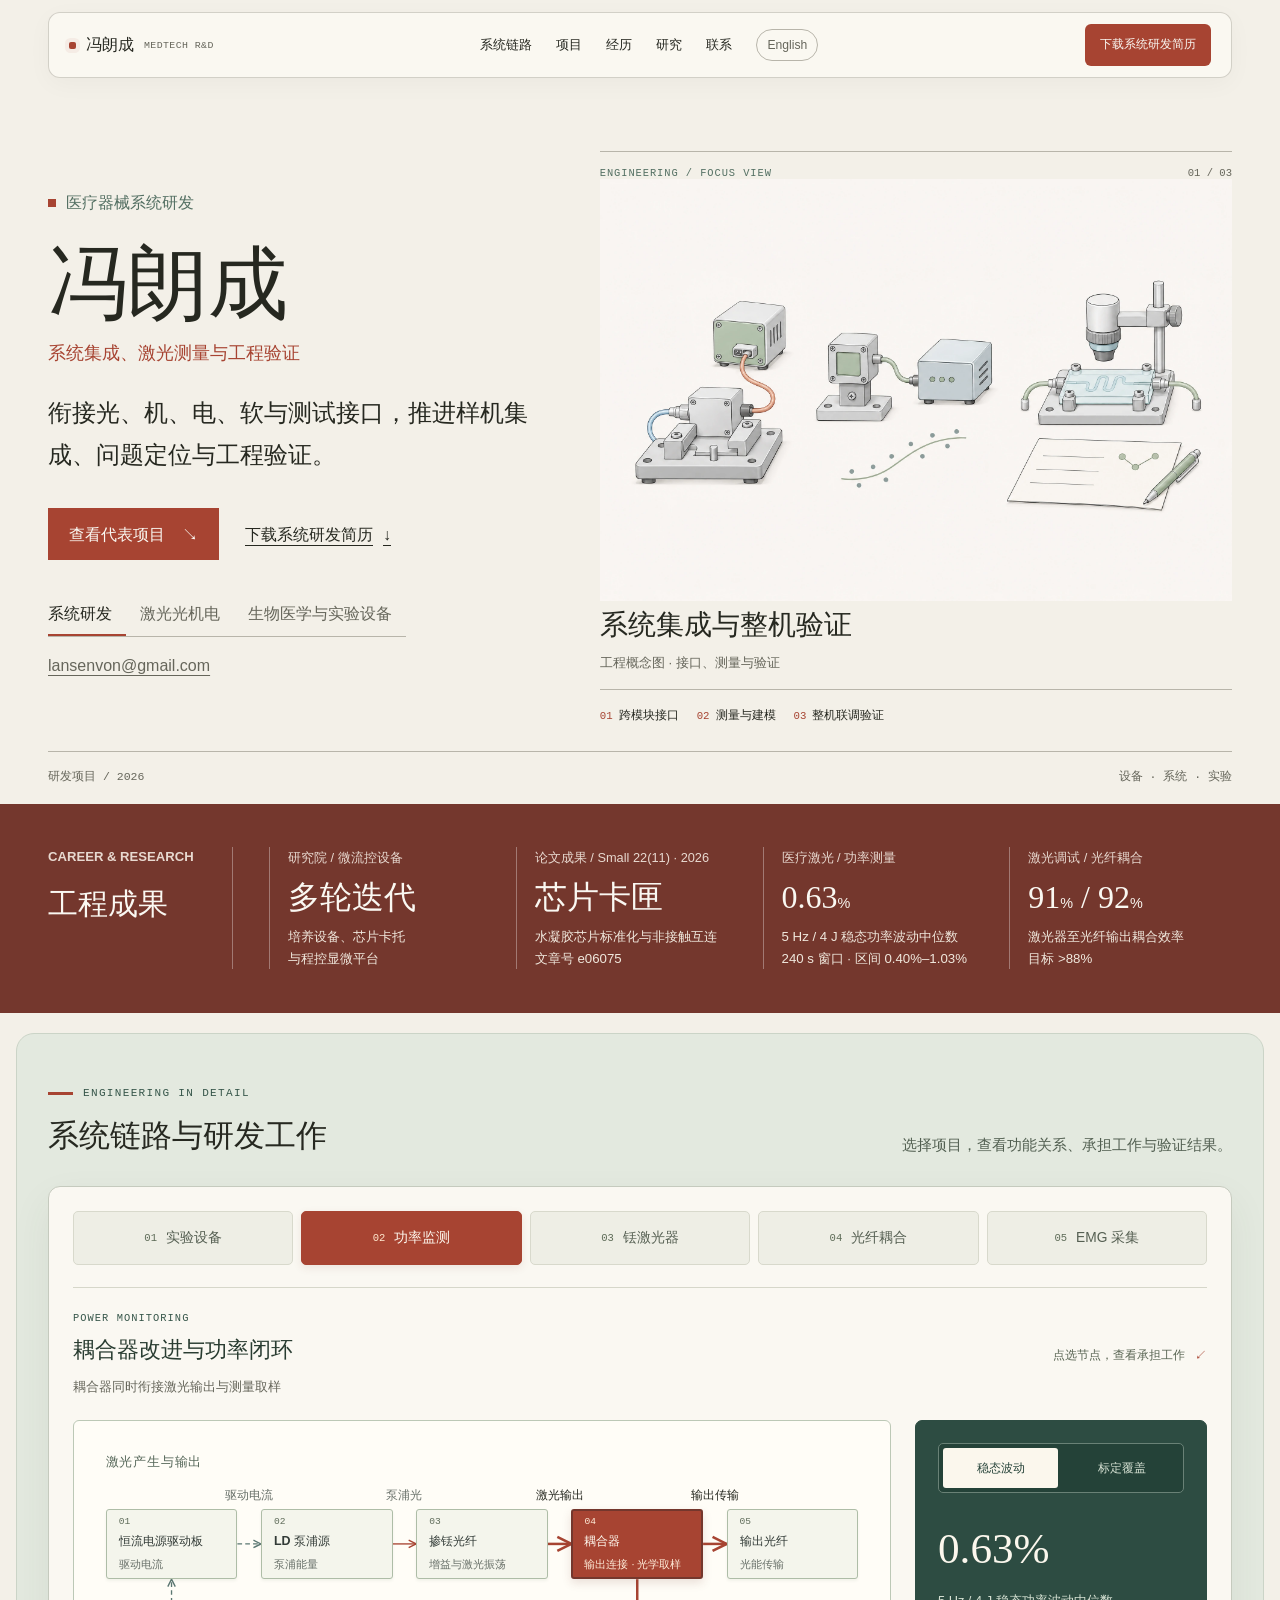
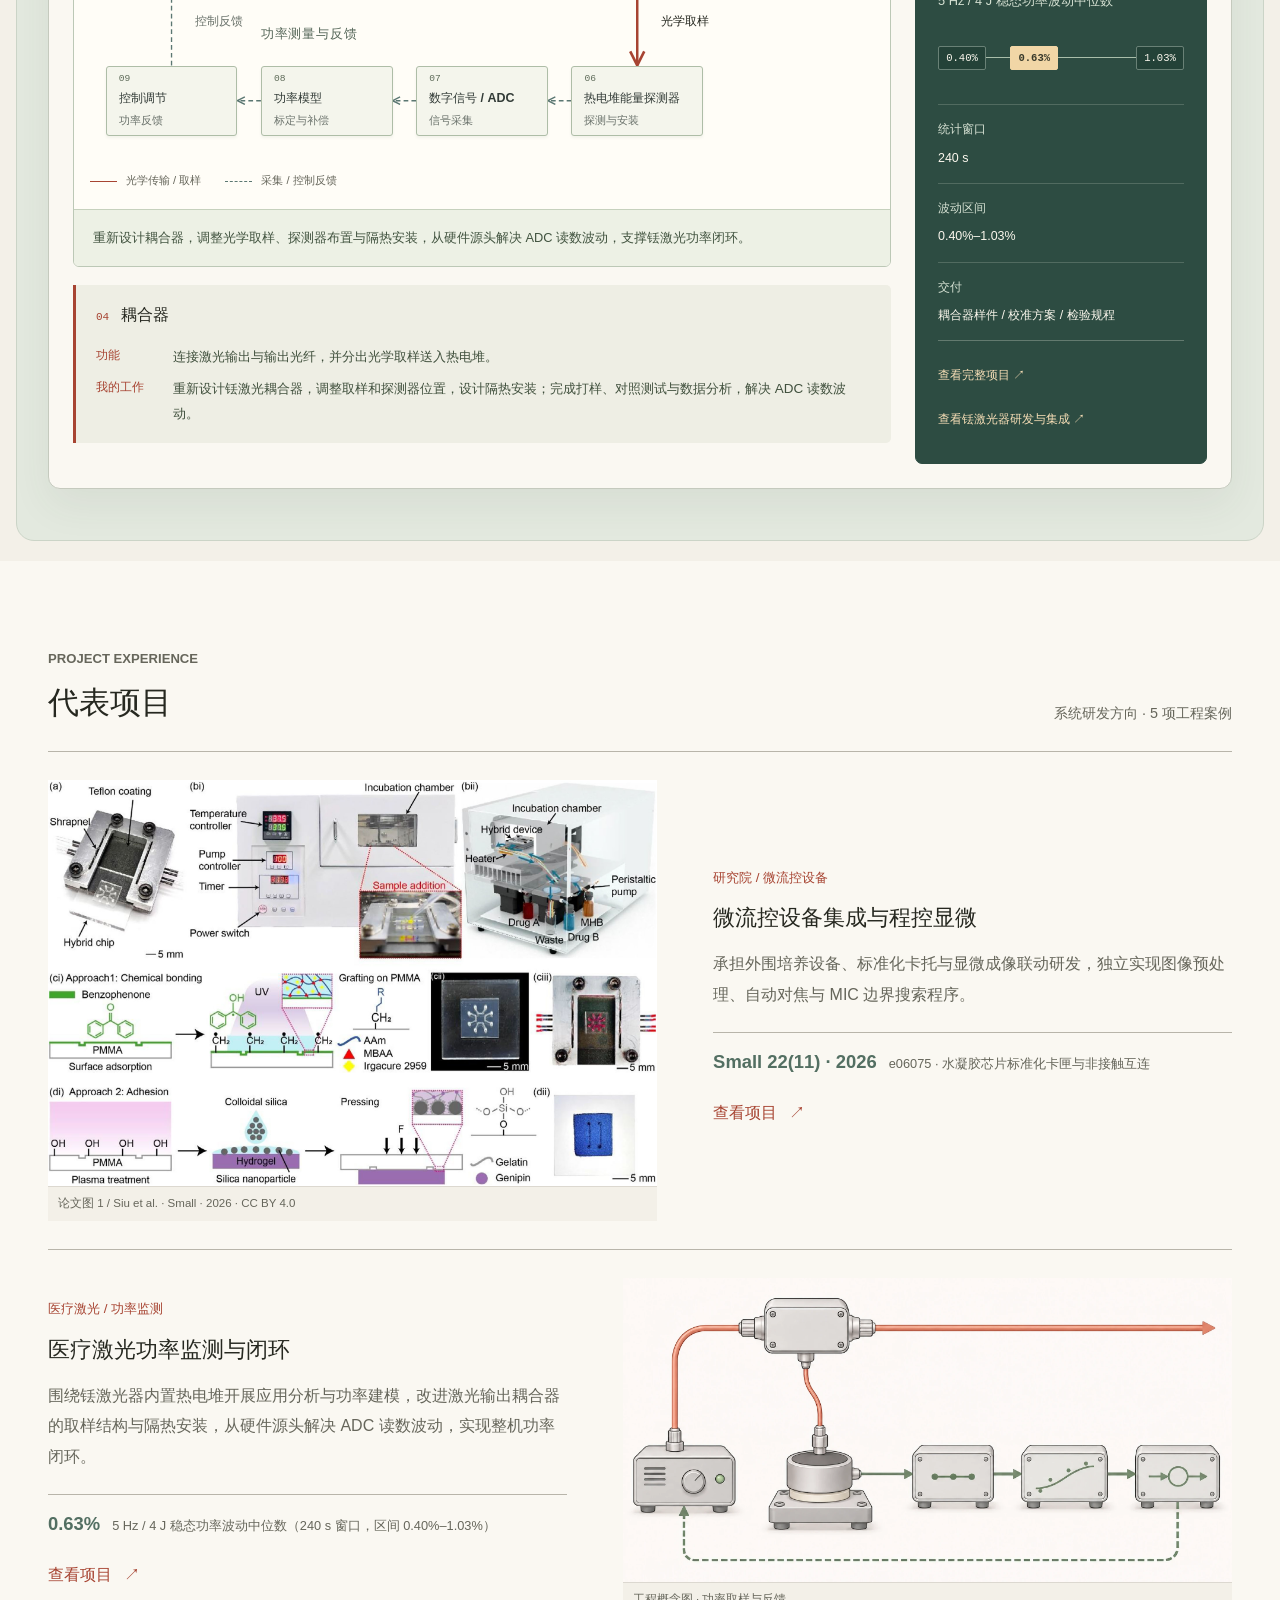
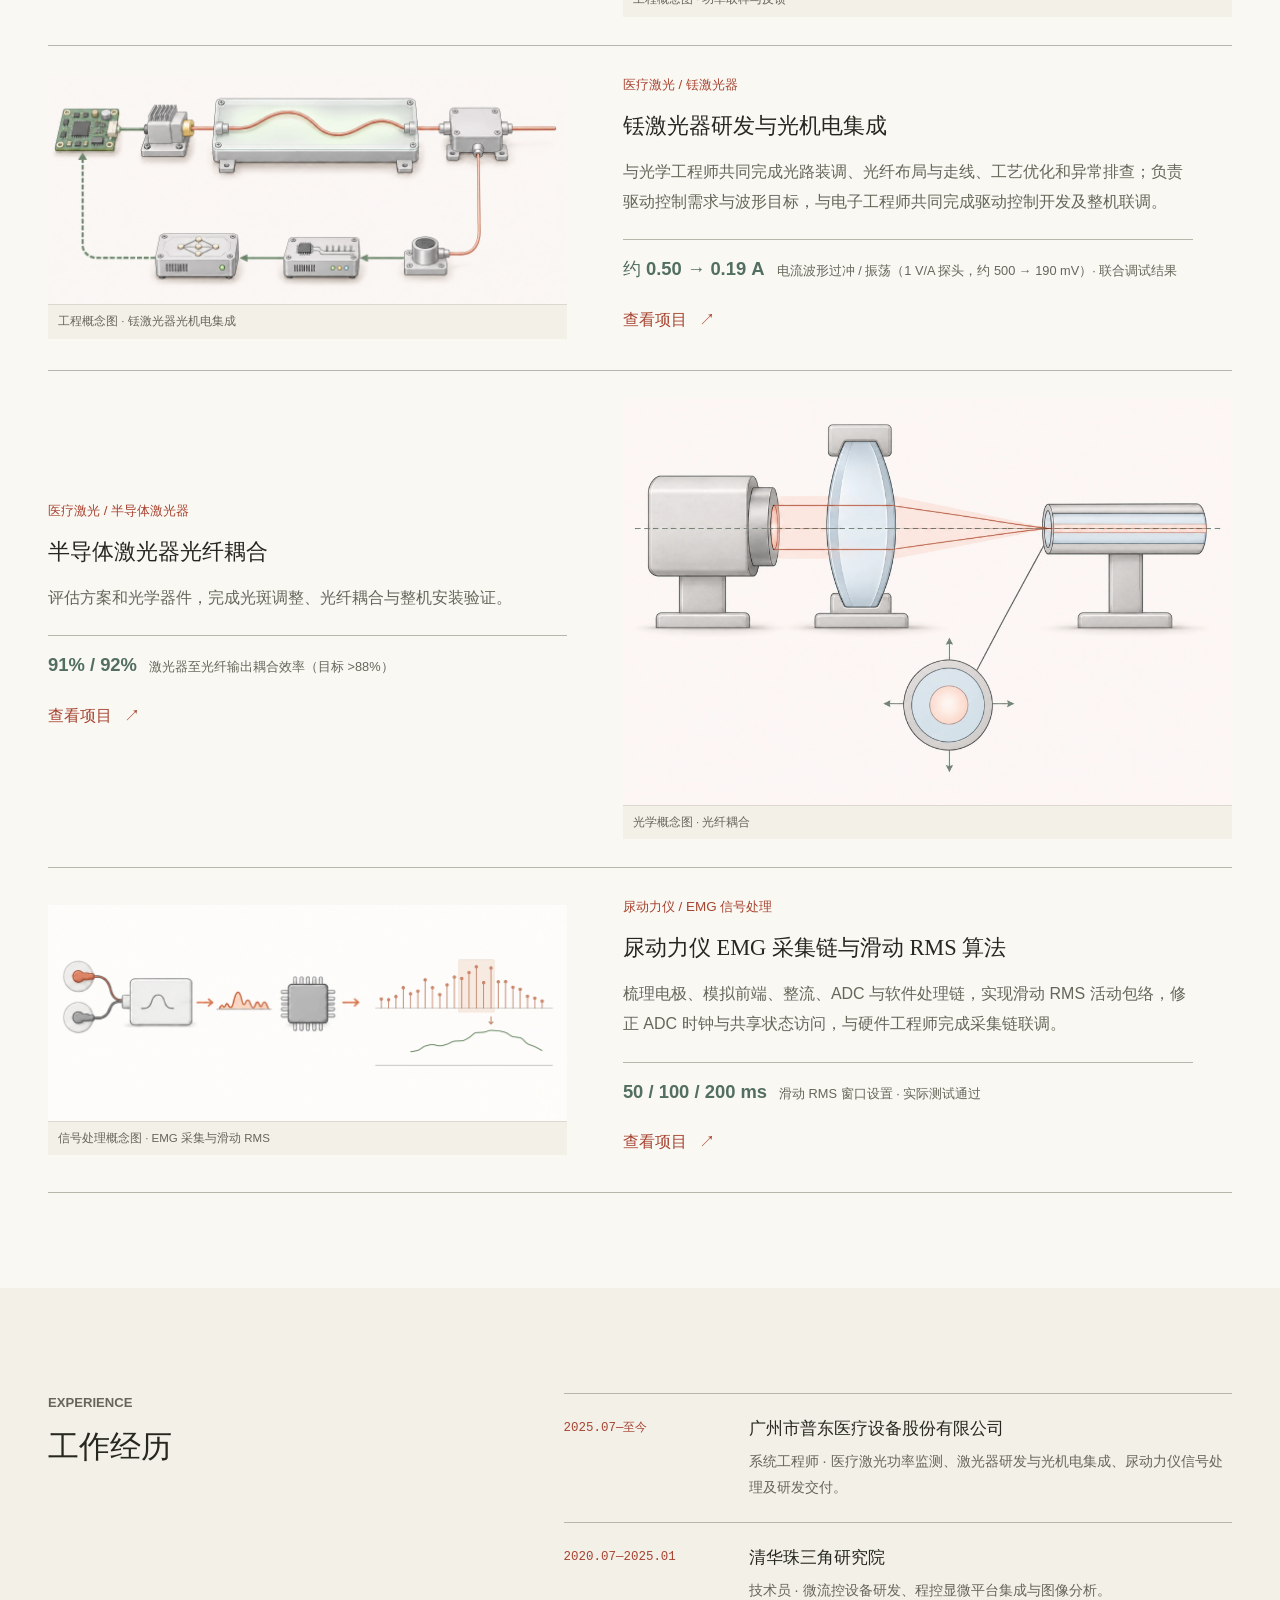
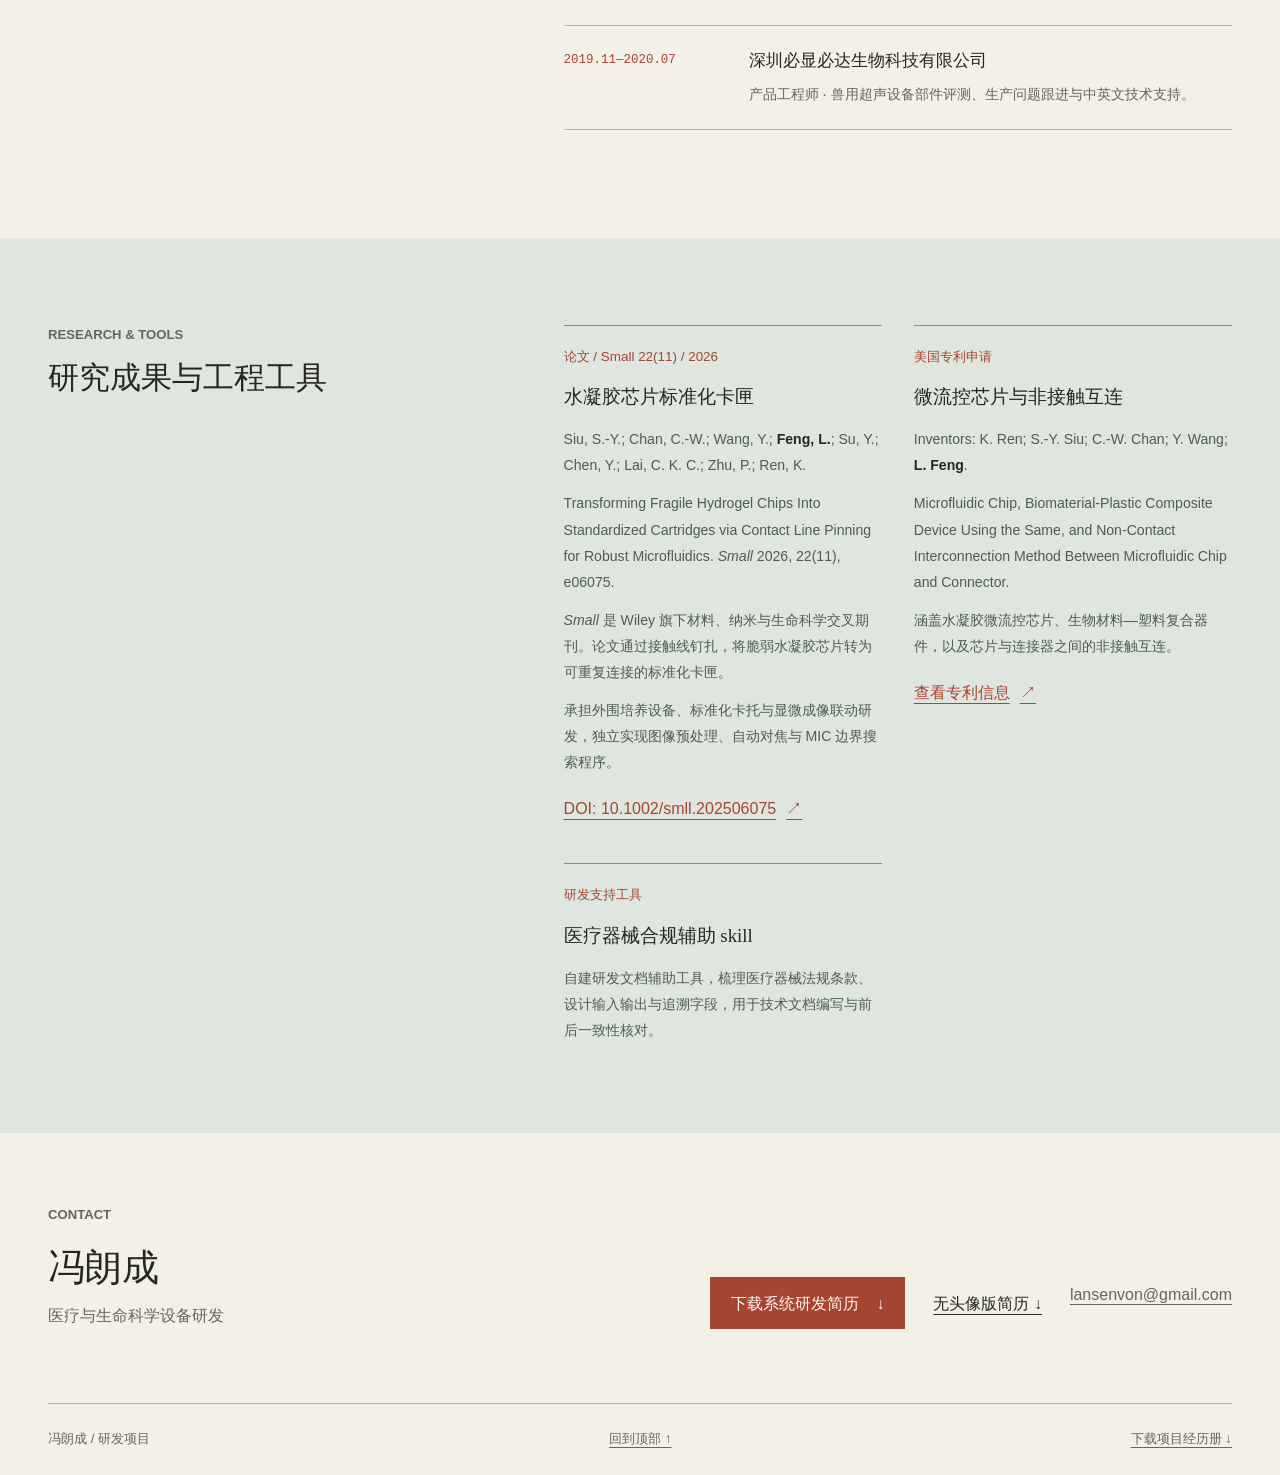
<file: index.html>
<!doctype html>
<html lang="zh-CN">
<head><meta name="robots" content="noindex, nofollow">
  <meta charset="utf-8">
  <meta name="viewport" content="width=device-width, initial-scale=1">
  <meta name="theme-color" content="#f3f0e8">
  <meta name="description" content="冯朗成的医疗器械系统工程作品集，聚焦医疗激光、系统集成、工程验证与实验设备。">
  <title>冯朗成｜医疗与生命科学设备研发</title>
  <link rel="stylesheet" href="styles/site.css?v=5c388d9ae312">
  <link rel="stylesheet" href="styles/direction-heroes.css?v=c6fbf5c588a1">
  <script defer src="scripts/site-data.js?v=2c5687881a82"></script>
  <script defer src="scripts/site.js?v=db20817902a8"></script>
<link rel="stylesheet" href="styles/engineering-paper.css?v=a76efc6d1c22"><link rel="stylesheet" href="styles/engineering-pine.css?v=92e0b91a1d40" data-engineering-theme><script defer src="scripts/engineering-data.js?v=ee50d8ca5eaa"></script><script defer src="scripts/engineering.js?v=87c0dd801426"></script><link rel="stylesheet" href="styles/bilingual.css?v=a5f4a707a0c9"></head>
<body>
  <a class="skip-link" href="#projects">跳到项目案例</a>
  <header class="site-header wrap" aria-label="网站导航">
    <a class="brand" href="#top" aria-label="冯朗成，首页">冯朗成<span class="brand-note" aria-hidden="true">MEDTECH R&amp;D</span></a>
    <nav class="header-links" id="primary-navigation" aria-label="主导航">
      <a href="#engineering">系统链路</a><a href="#projects">项目</a><a href="#experience">经历</a><a href="#research">研究</a><a href="#contact">联系</a><a class="lang-switch" href="en/" data-lang-switch data-lang-target="en/">English</a>
    </nav>
    <a class="header-resume" data-resume data-home-resume href="assets/resumes/冯朗成_医疗器械系统工程师_简历.pdf" download>下载系统研发简历</a>
    <button class="nav-toggle" type="button" data-nav-toggle aria-expanded="false" aria-controls="primary-navigation" hidden>导航</button>
  </header>

  <main id="top">
    <section class="hero wrap" aria-labelledby="hero-title">
      <div class="hero-copy">
        <p class="eyebrow"><span aria-hidden="true"></span><span data-direction-label>医疗器械系统研发</span></p>
        <h1 id="hero-title">冯朗成</h1>
        <p class="hero-focus" data-direction-summary>整机集成、测量系统与工程验证</p>
        <p class="hero-lede" data-direction-lead>衔接光、机、电、软与测试接口，推进样机集成、问题定位与工程验证。</p>
        <div class="hero-actions">
          <a class="button button-primary" data-focus-link data-path="#projects" href="#projects">查看代表项目 <span aria-hidden="true">↘</span></a>
          <a class="text-action" data-resume data-home-resume href="assets/resumes/冯朗成_医疗器械系统工程师_简历.pdf" download>下载系统研发简历 <span aria-hidden="true">↓</span></a>
        </div>
        <div class="direction-control" role="group" aria-label="选择主图与简历方向">
          <button type="button" data-direction="systems" aria-pressed="true">系统研发</button>
          <button type="button" data-direction="optics" aria-pressed="false">激光光机电</button>
          <button type="button" data-direction="biomedical" aria-pressed="false">生物医学与实验设备</button>
        </div>
        <a class="email-link" href="mailto:lansenvon@gmail.com">lansenvon@gmail.com</a>
      </div>
      <figure class="hero-visual direction-art" aria-live="polite" aria-atomic="true">
        <div class="art-head"><p>ENGINEERING / FOCUS VIEW</p><span data-hero-index>01 / 03</span></div>
        <img data-direction-hero src="assets/images/concept/systems-integration-concept.webp" alt="医疗器械系统集成的工程概念图，呈现光机电接口、测量建模和样机验证场景。" width="2100" height="1400" fetchpriority="high">
        <figcaption><h2 data-hero-title>系统集成与整机验证</h2><span data-hero-caption>工程概念图 · 接口、测量与验证</span></figcaption>
        <ol class="hero-chain" data-hero-chain><li>跨模块接口</li><li>测量与建模</li><li>整机联调验证</li></ol>
      </figure>
      <div class="hero-foot" aria-hidden="true"><span>研发项目 / 2026</span><span>设备 · 系统 · 实验</span></div>
    </section>

    <section class="results-band" aria-labelledby="results-title">
      <div class="wrap results-inner">
        <div class="band-title"><p class="eyebrow">CAREER &amp; RESEARCH</p><h2 id="results-title">工程成果</h2></div>
        <div class="result-grid">
          <a class="result" href="projects/microfluidics-equipment/?focus=systems"><span>研究院 / 微流控设备</span><strong>多轮迭代</strong><p>培养设备、芯片卡托<br>与程控显微平台</p></a>
          <a class="result" href="projects/microfluidics-equipment/?focus=systems#paper"><span>论文成果 / Small 22(11) · 2026</span><strong>芯片卡匣</strong><p>水凝胶芯片标准化与非接触互连<br>文章号 e06075</p></a>
          <a class="result" href="projects/laser-power-measurement/?focus=systems"><span>医疗激光 / 功率测量</span><strong>0.63<small>%</small></strong><p>5 Hz / 4 J 稳态功率波动中位数<br>240 s 窗口 · 区间 0.40%–1.03%</p></a>
          <a class="result" href="projects/laser-optics-fiber/?focus=systems"><span>激光调试 / 光纤耦合</span><strong>91<small>%</small> / 92<small>%</small></strong><p>激光器至光纤输出耦合效率<br>目标 &gt;88%</p></a>
        </div>
      </div>
    </section>

    <section class="engineering-section wrap" id="engineering" aria-labelledby="engineering-title" data-engineering="all" data-sync-direction>
      <div class="section-heading engineering-heading"><div><p class="eyebrow">ENGINEERING IN DETAIL</p><h2 id="engineering-title">系统链路与研发工作</h2></div><p>选择项目，查看功能关系、承担工作与验证结果。</p></div>
      <div class="engineering-mount"><p>光学取样 → 热电堆 → 数字信号 / ADC → 功率模型 → 功率闭环</p><a href="projects/laser-power-measurement/?focus=systems">查看医疗激光功率监测与闭环项目 ↗</a></div>
    </section>

    <section class="projects-section" id="projects" aria-labelledby="projects-title">
      <div class="wrap">
        <div class="section-heading projects-heading"><div><p class="eyebrow">PROJECT EXPERIENCE</p><h2 id="projects-title">代表项目</h2></div><p data-case-order-label>系统研发方向 / 按相关度排序</p></div>
        <div class="project-list" data-project-list>
          <article class="project-row project-featured" data-project="p01">
            <a class="project-image paper-source" href="projects/microfluidics-equipment/?focus=systems"><img src="assets/images/paper-figure-1.jpg" alt="论文图一展示水凝胶芯片、芯片夹具、实验设备与制造方法"><span>论文图 1 / Siu et al. · Small · 2026 · CC BY 4.0</span></a>
            <div class="project-copy"><p class="project-id">研究院 / 微流控设备</p><h3><a href="projects/microfluidics-equipment/?focus=systems">微流控设备集成与程控显微</a></h3><p>承担外围培养设备、标准化卡托与显微成像联动研发，独立实现图像预处理、自动对焦与 MIC 边界搜索程序。</p><div class="project-meta"><strong>Small 22(11) · 2026</strong><span>e06075 · 水凝胶芯片标准化卡匣与非接触互连</span></div><a class="project-more" href="projects/microfluidics-equipment/?focus=systems">查看项目 <span aria-hidden="true">↗</span></a></div>
          </article>
          <article class="project-row" data-project="p06">
            <a class="project-image" href="projects/laser-power-measurement/?focus=systems"><img src="assets/images/concept/power-monitoring-coupler-loop-concept-thumbnail.webp" alt="医疗激光功率闭环概念图，展示耦合器取样、热电堆探测、信号处理与驱动反馈关系" width="2100" height="1050"><span>工程概念图 · 功率取样与反馈</span></a>
            <div class="project-copy"><p class="project-id">医疗激光 / 功率监测</p><h3><a href="projects/laser-power-measurement/?focus=systems">医疗激光功率监测与闭环</a></h3><p>围绕铥激光器内置热电堆开展应用分析与功率建模，改进激光输出耦合器的取样结构与隔热安装，从硬件源头解决 ADC 读数波动，实现整机功率闭环。</p><div class="project-meta"><strong>0.63%</strong><span>5 Hz / 4 J 稳态功率波动中位数（240 s 窗口，区间 0.40%–1.03%）</span></div><a class="project-more" href="projects/laser-power-measurement/?focus=systems">查看项目 <span aria-hidden="true">↗</span></a></div>
          </article>
          <article class="project-row" data-project="p04">
            <a class="project-image" href="projects/laser-optics-fiber/?focus=systems#thulium-laser"><img src="assets/images/concept/thulium-laser-integration-concept-thumbnail.webp" alt="LD 泵浦掺铥光纤激光器的工程概念图" width="2100" height="920"><span>工程概念图 · 铥激光器光机电集成</span></a>
            <div class="project-copy"><p class="project-id">医疗激光 / 铥激光器</p><h3><a href="projects/laser-optics-fiber/?focus=systems#thulium-laser">铥激光器研发与光机电集成</a></h3><p>与光学工程师共同完成光路装调、光纤布局与走线、工艺优化和异常排查；负责驱动控制需求与波形目标，与电子工程师共同完成驱动控制开发及整机联调。</p><div class="project-meta"><strong>约 0.50 → 0.19 A</strong><span>电流波形过冲 / 振荡（1 V/A 探头，约 500 → 190 mV）· 联合调试结果</span></div><a class="project-more" href="projects/laser-optics-fiber/?focus=systems#thulium-laser">查看项目 <span aria-hidden="true">↗</span></a></div>
          </article>
          <article class="project-row" data-project="p05">
            <a class="project-image image-laser" href="projects/laser-optics-fiber/?focus=systems#diode-laser"><img src="assets/images/concept/semiconductor-fiber-coupling-concept.webp" alt="半导体激光器、聚焦透镜与光纤端面对准的光学概念图" width="2100" height="1400"><span>光学概念图 · 光纤耦合</span></a>
            <div class="project-copy"><p class="project-id">医疗激光 / 半导体激光器</p><h3><a href="projects/laser-optics-fiber/?focus=systems#diode-laser">半导体激光器光纤耦合</a></h3><p>评估方案和光学器件，完成光斑调整、光纤耦合与整机安装验证。</p><div class="project-meta"><strong>91% / 92%</strong><span>激光器至光纤输出耦合效率（目标 &gt;88%）</span></div><a class="project-more" href="projects/laser-optics-fiber/?focus=systems#diode-laser">查看项目 <span aria-hidden="true">↗</span></a></div>
          </article>
          <article class="project-row" data-project="p09">
            <a class="project-image project-diagram" href="projects/emg-signal-processing/?focus=systems"><img src="assets/images/concept/emg-acquisition-sliding-rms-concept.webp" alt="EMG 信号处理概念图：表面电极与模拟前端、整流后的单极性信号、ADC 离散采样及滑动 RMS 活动包络" width="2100" height="875"><span>信号处理概念图 · EMG 采集与滑动 RMS</span></a>
            <div class="project-copy"><p class="project-id">尿动力仪 / EMG 信号处理</p><h3><a href="projects/emg-signal-processing/?focus=systems">尿动力仪 EMG 采集链与滑动 RMS 算法</a></h3><p>梳理电极、模拟前端、整流、ADC 与软件处理链，实现滑动 RMS 活动包络，修正 ADC 时钟与共享状态访问，与硬件工程师完成采集链联调。</p><div class="project-meta"><strong>50 / 100 / 200 ms</strong><span>滑动 RMS 窗口设置 · 实际测试通过</span></div><a class="project-more" href="projects/emg-signal-processing/?focus=systems">查看项目 <span aria-hidden="true">↗</span></a></div>
          </article>
        </div>
      </div>
    </section>

    <section class="experience-section wrap" id="experience" aria-labelledby="experience-title">
      <div class="section-heading"><p class="eyebrow">EXPERIENCE</p><h2 id="experience-title">工作经历</h2></div>
      <div class="experience-list">
        <article><time>2025.07—至今</time><div><h3>广州市普东医疗设备股份有限公司</h3><p>系统工程师 · 医疗激光功率监测、激光器研发与光机电集成、尿动力仪信号处理及研发交付。</p></div></article>
        <article><time>2020.07—2025.01</time><div><h3>清华珠三角研究院</h3><p>技术员 · 微流控设备研发、程控显微平台集成与图像分析。</p></div></article>
        <article><time>2019.11—2020.07</time><div><h3>深圳必显必达生物科技有限公司</h3><p>产品工程师 · 兽用超声设备部件评测、生产问题跟进与中英文技术支持。</p></div></article>
      </div>
    </section>

    <section class="research-section" id="research" aria-labelledby="research-title">
      <div class="wrap research-layout"><div class="section-heading"><p class="eyebrow">RESEARCH &amp; TOOLS</p><h2 id="research-title">研究成果与工程工具</h2></div>
        <div class="research-list">
          <article id="research-paper">
            <p class="project-id">论文 / Small 22(11) / 2026</p><h3>水凝胶芯片标准化卡匣</h3>
            <p class="research-authors" lang="en">Siu, S.-Y.; Chan, C.-W.; Wang, Y.; <strong>Feng, L.</strong>; Su, Y.; Chen, Y.; Lai, C. K. C.; Zhu, P.; Ren, K.</p>
            <p class="research-reference" lang="en"><cite>Transforming Fragile Hydrogel Chips Into Standardized Cartridges via Contact Line Pinning for Robust Microfluidics.</cite> <i>Small</i> 2026, 22(11), e06075.</p>
            <p><i lang="en">Small</i> 是 Wiley 旗下材料、纳米与生命科学交叉期刊。论文通过接触线钉扎，将脆弱水凝胶芯片转为可重复连接的标准化卡匣。</p>
            <p>承担外围培养设备、标准化卡托与显微成像联动研发，独立实现图像预处理、自动对焦与 MIC 边界搜索程序。</p>
            <a class="text-action" href="https://doi.org/10.1002/smll.202506075" target="_blank" rel="noopener noreferrer">DOI: 10.1002/smll.202506075 <span aria-hidden="true">↗</span></a>
          </article>
          <article id="research-patent">
            <p class="project-id">美国专利申请</p><h3>微流控芯片与非接触互连</h3>
            <p class="research-authors" lang="en">Inventors: K. Ren; S.-Y. Siu; C.-W. Chan; Y. Wang; <strong>L. Feng</strong>.</p>
            <p class="research-reference" lang="en"><cite>Microfluidic Chip, Biomaterial-Plastic Composite Device Using the Same, and Non-Contact Interconnection Method Between Microfluidic Chip and Connector.</cite></p>
            <p>涵盖水凝胶微流控芯片、生物材料—塑料复合器件，以及芯片与连接器之间的非接触互连。</p>
            <a class="text-action" href="projects/microfluidics-equipment/?focus=systems#patent">查看专利信息 <span aria-hidden="true">↗</span></a>
          </article>
          <article><p class="project-id">研发支持工具</p><h3>医疗器械合规辅助 skill</h3><p>自建研发文档辅助工具，梳理医疗器械法规条款、设计输入输出与追溯字段，用于技术文档编写与前后一致性核对。</p></article>
        </div>
      </div>
    </section>

    <section class="contact-section wrap" id="contact" aria-labelledby="contact-title">
      <div><p class="eyebrow">CONTACT</p><h2 id="contact-title">冯朗成</h2><p>医疗与生命科学设备研发</p></div>
      <div class="contact-actions"><a class="button button-primary" data-resume data-home-resume href="assets/resumes/冯朗成_医疗器械系统工程师_简历.pdf" download>下载系统研发简历 <span aria-hidden="true">↓</span></a><a class="text-action" data-resume-plain href="assets/resumes/冯朗成_医疗器械系统工程师_简历_无头像版.pdf" download>无头像版简历 ↓</a><a class="email-link" href="mailto:lansenvon@gmail.com">lansenvon@gmail.com</a></div>
    </section>
  </main>
  <footer class="site-footer wrap"><span>冯朗成 / 研发项目</span><a href="#top">回到顶部 ↑</a><a href="assets/documents/冯朗成_项目经历册.pdf" download>下载项目经历册 ↓</a></footer>
</body>
</html>
</file>
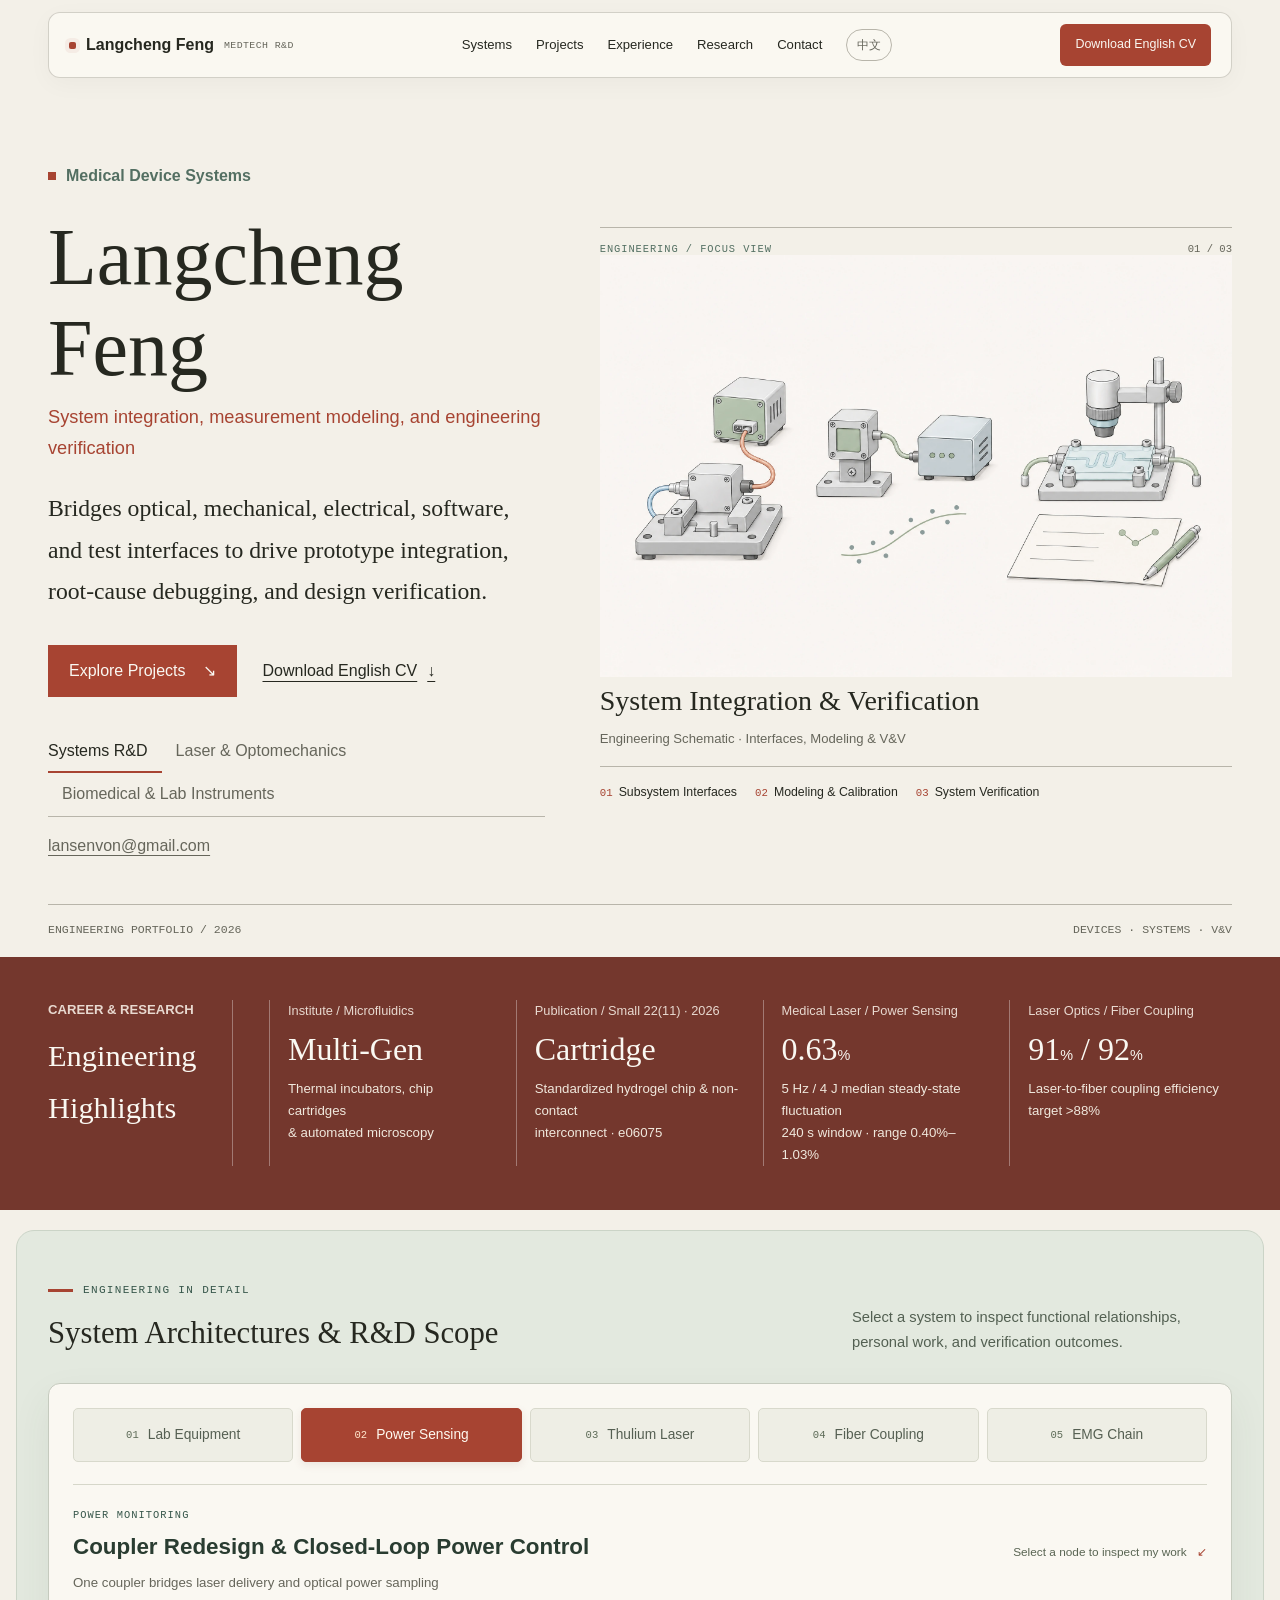
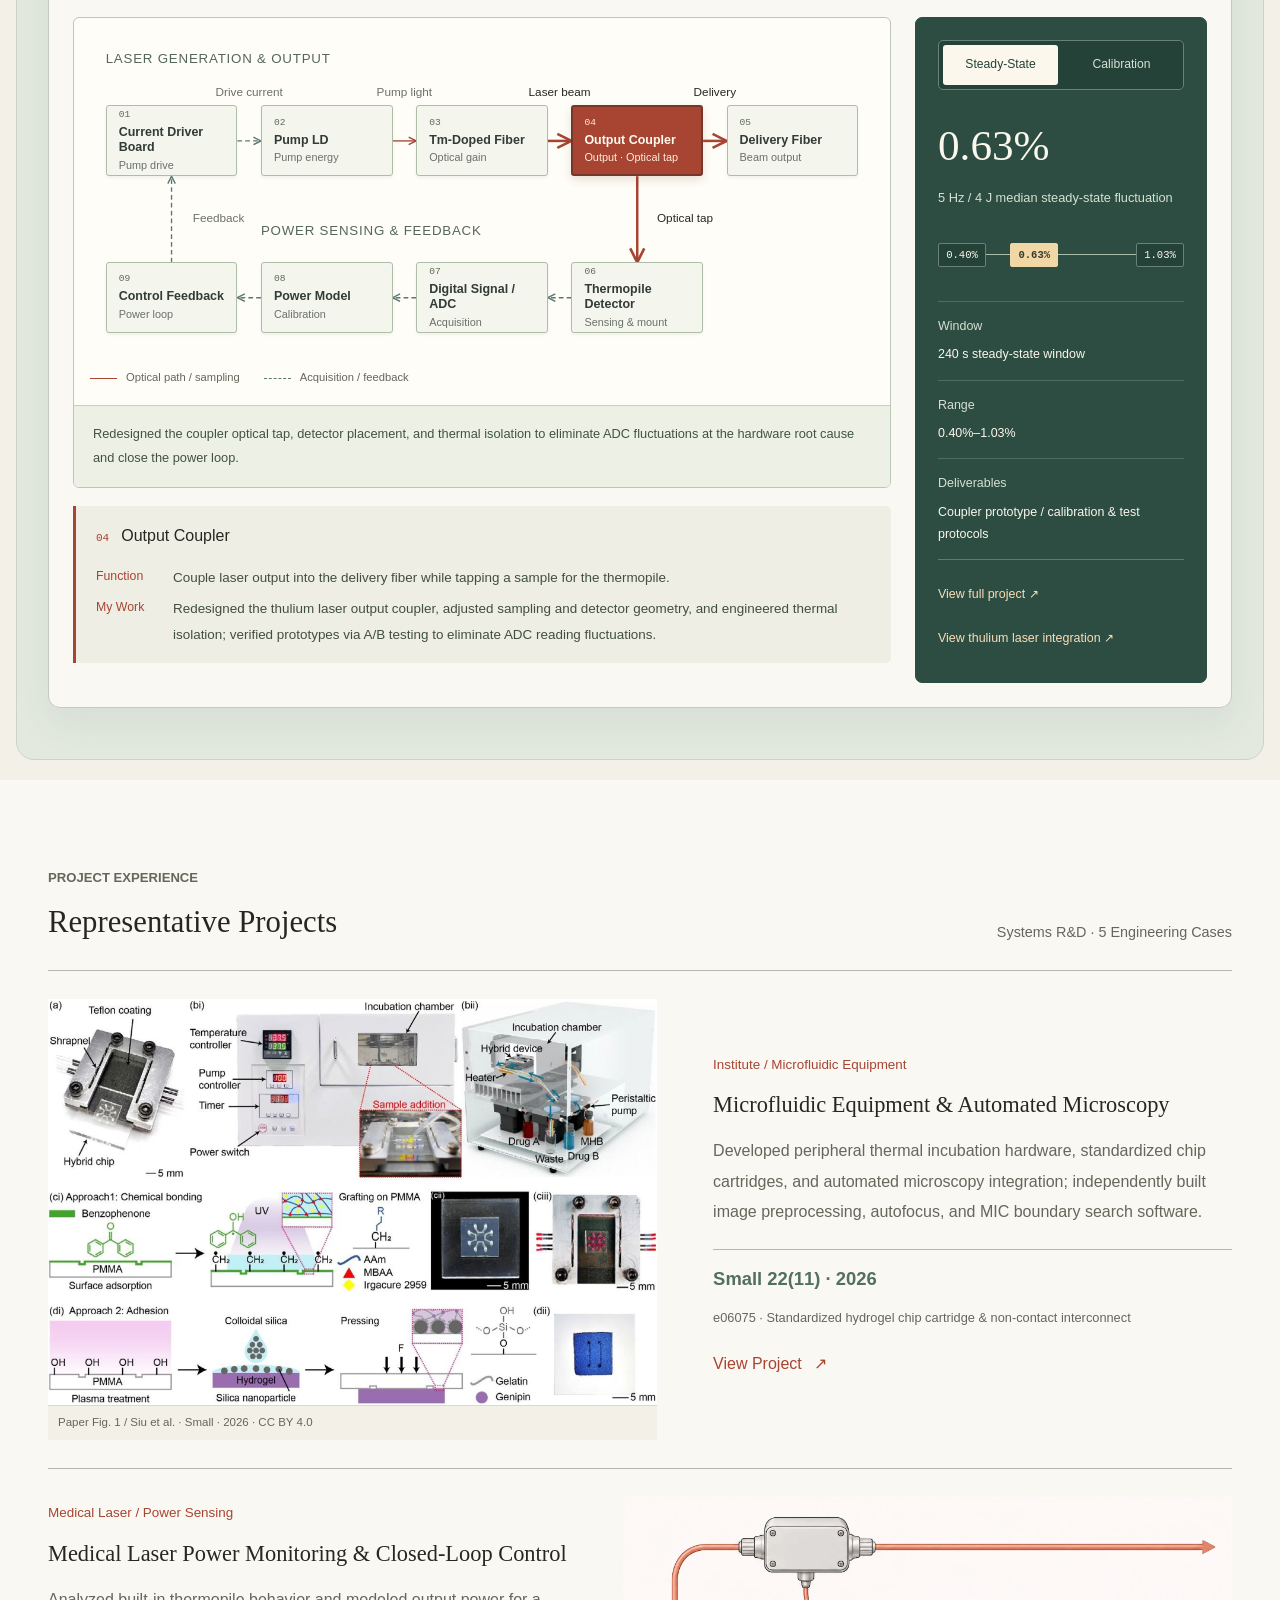
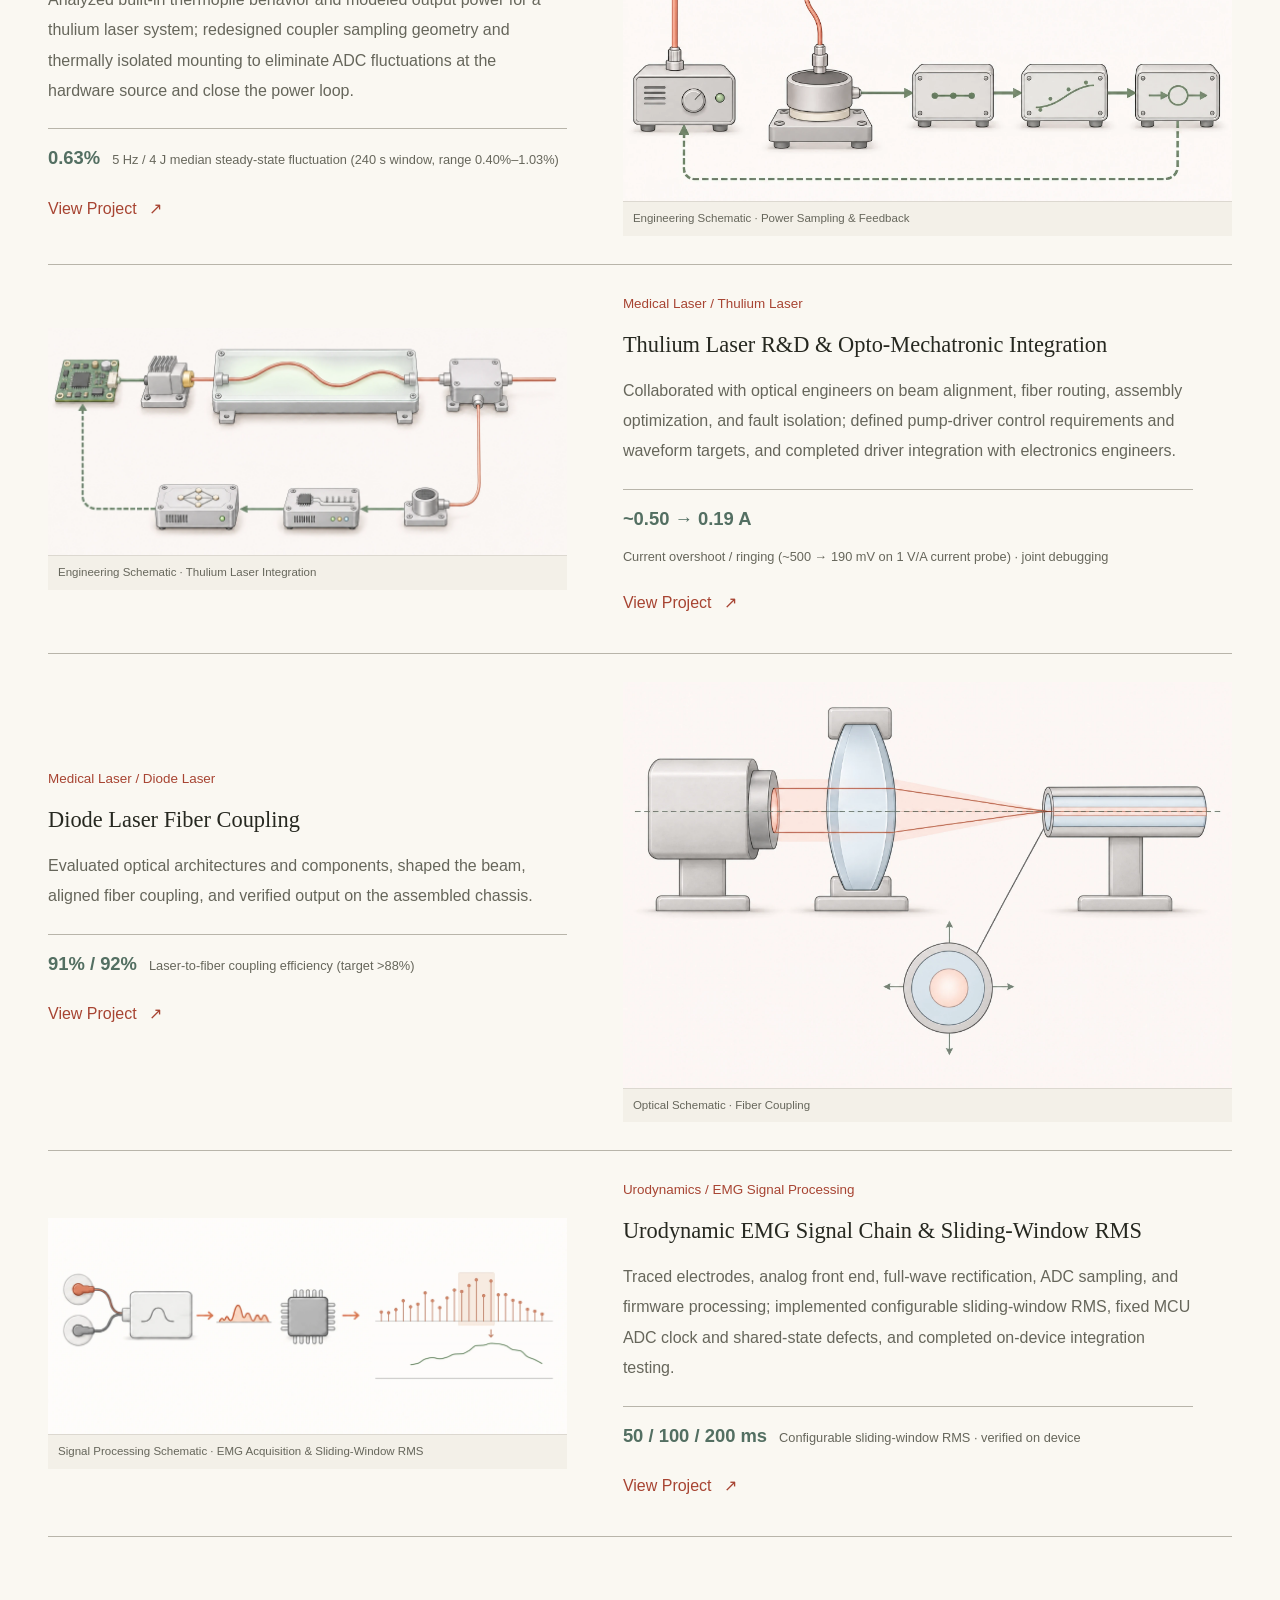
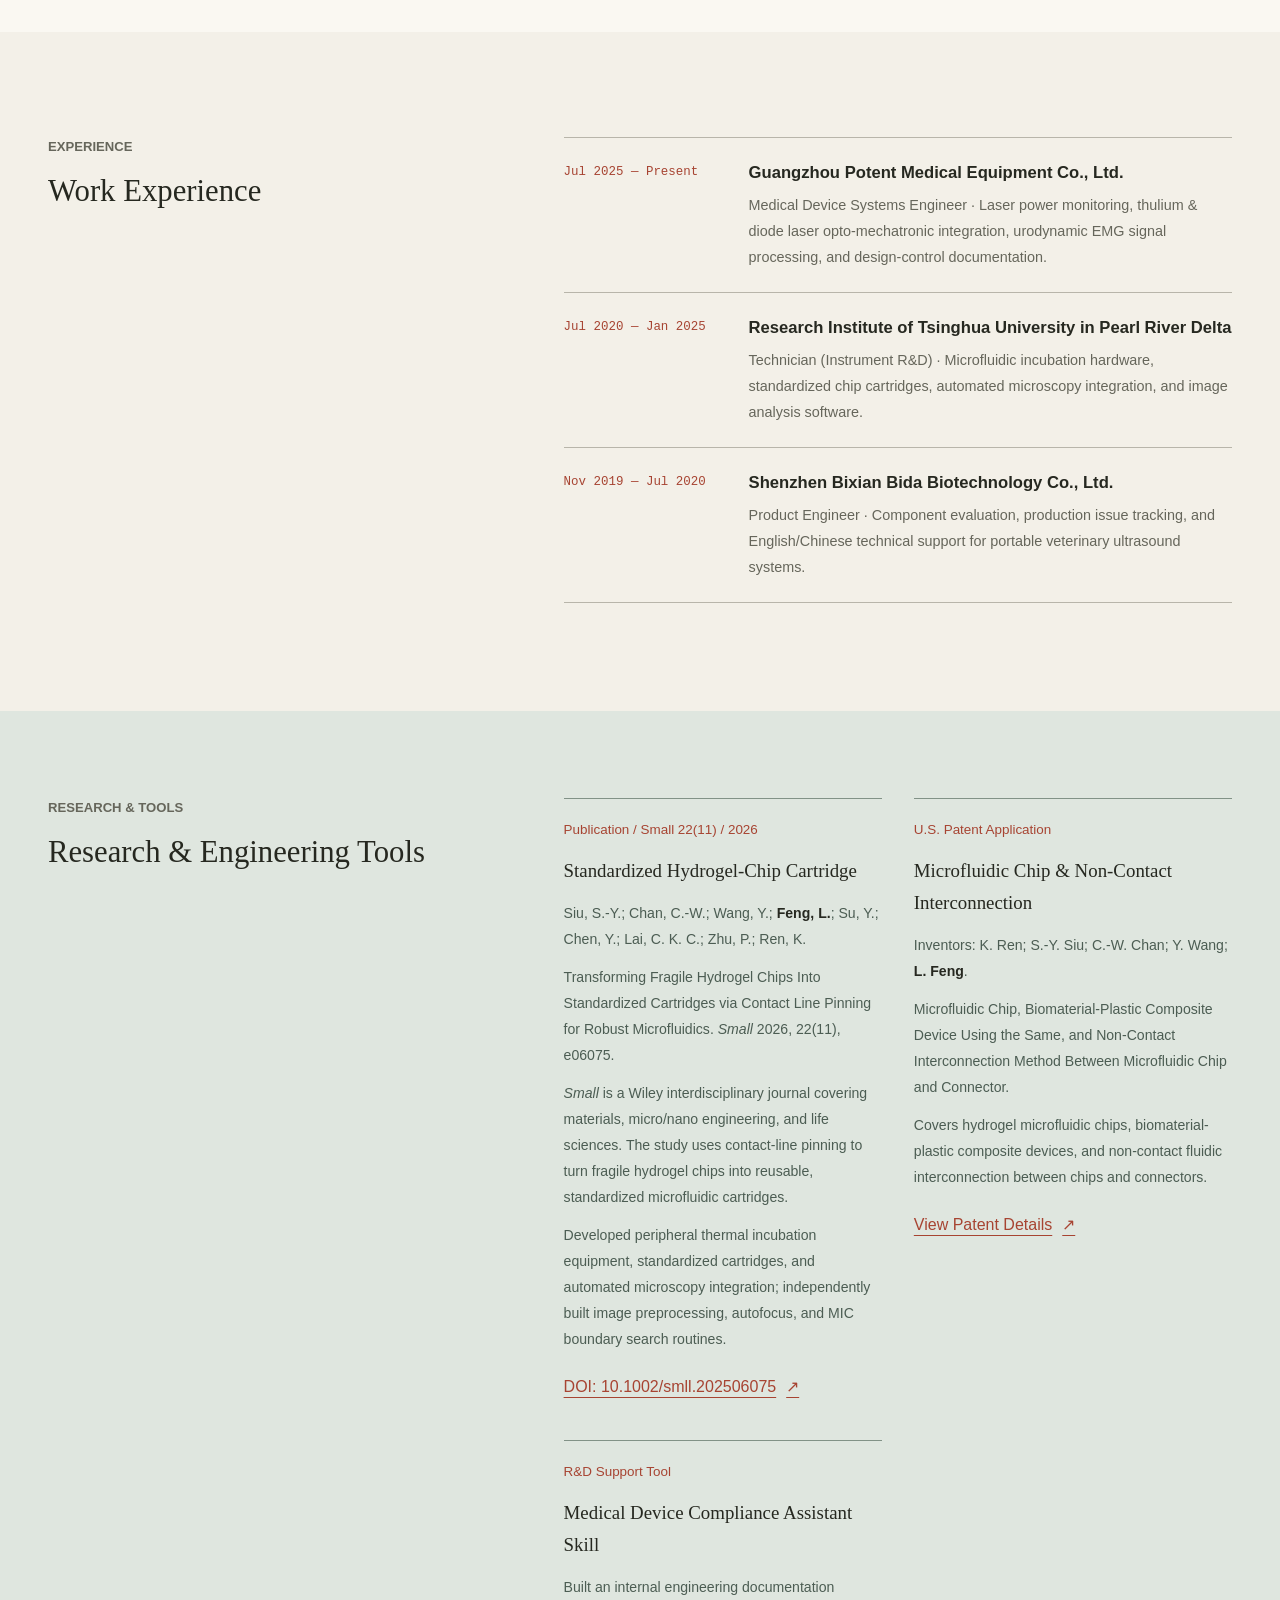
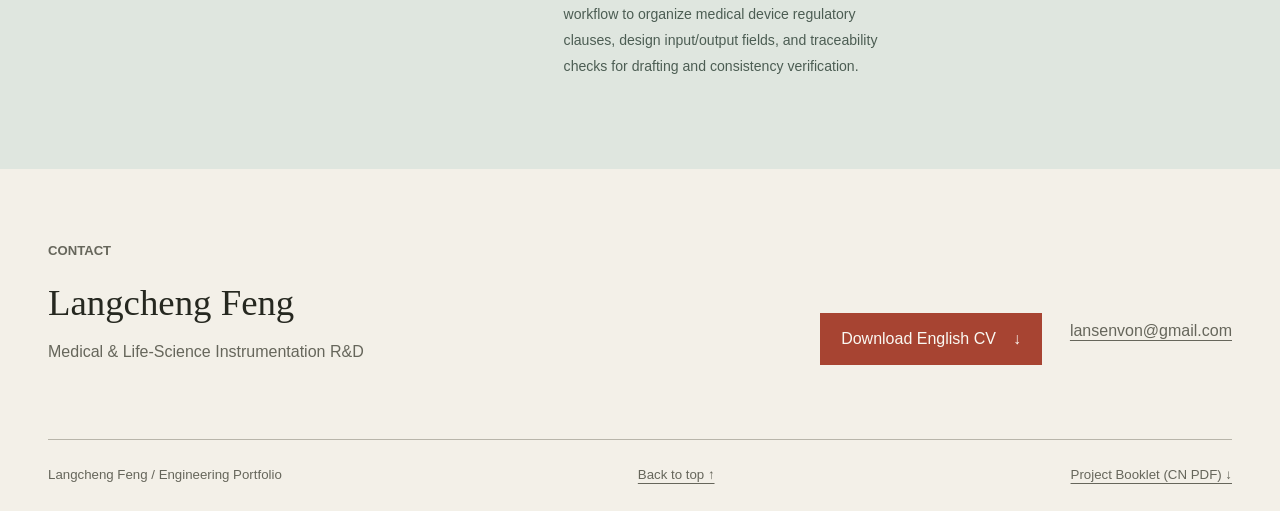
<file: en/index.html>
<!doctype html>
<html lang="en">
<head>
  <meta name="robots" content="noindex, nofollow">
  <meta charset="utf-8">
  <meta name="viewport" content="width=device-width, initial-scale=1">
  <meta name="theme-color" content="#f3f0e8">
  <meta name="description" content="Langcheng Feng — Medical device systems engineering portfolio covering medical lasers, opto-mechatronic integration, power sensing, bio-signal acquisition, and life-science instrumentation.">
  <title>Langcheng Feng | Medical &amp; Life-Science Instrumentation R&amp;D</title>
  <link rel="stylesheet" href="../styles/site.css?v=5c388d9ae312">
  <link rel="stylesheet" href="../styles/direction-heroes.css?v=c6fbf5c588a1">
  <link rel="stylesheet" href="../styles/engineering-paper.css?v=a76efc6d1c22">
  <link rel="stylesheet" href="../styles/engineering-pine.css?v=92e0b91a1d40" data-engineering-theme>
  <link rel="stylesheet" href="../styles/bilingual.css?v=a5f4a707a0c9">
  <script defer src="../scripts/site-data.en.js?v=5a8f6418a692"></script>
  <script defer src="../scripts/site.js?v=db20817902a8"></script>
  <script defer src="../scripts/engineering-data.en.js?v=8c767357afe4"></script>
  <script defer src="../scripts/engineering.js?v=87c0dd801426"></script>
</head>
<body data-root="../" data-page-root="">
  <a class="skip-link" href="#projects">Skip to projects</a>
  <header class="site-header wrap" aria-label="Site navigation">
    <a class="brand" href="#top" aria-label="Langcheng Feng, Home">Langcheng Feng<span class="brand-note" aria-hidden="true">MEDTECH R&amp;D</span></a>
    <nav class="header-links" id="primary-navigation" aria-label="Primary navigation">
      <a href="#engineering">Systems</a>
      <a href="#projects">Projects</a>
      <a href="#experience">Experience</a>
      <a href="#research">Research</a>
      <a href="#contact">Contact</a>
      <a class="lang-switch" href="../" data-lang-switch data-lang-target="../">中文</a>
    </nav>
    <a class="header-resume" data-resume data-home-resume href="../assets/resumes/Langcheng_Feng_CV_Medical_Device_Systems_Engineer.pdf" download>Download English CV</a>
    <button class="nav-toggle" type="button" data-nav-toggle aria-expanded="false" aria-controls="primary-navigation" hidden>Menu</button>
  </header>

  <main id="top">
    <section class="hero wrap" aria-labelledby="hero-title">
      <div class="hero-copy">
        <p class="eyebrow"><span aria-hidden="true"></span><span data-direction-label>Medical Device Systems</span></p>
        <h1 id="hero-title">Langcheng Feng</h1>
        <p class="hero-focus" data-direction-summary>System integration, measurement modeling, and engineering verification</p>
        <p class="hero-lede" data-direction-lead>Bridges optical, mechanical, electrical, software, and test interfaces to drive prototype integration, root-cause debugging, and design verification.</p>
        <div class="hero-actions">
          <a class="button button-primary" data-focus-link data-path="#projects" href="#projects">Explore Projects <span aria-hidden="true">↘</span></a>
          <a class="text-action" data-resume data-home-resume href="../assets/resumes/Langcheng_Feng_CV_Medical_Device_Systems_Engineer.pdf" download>Download English CV <span aria-hidden="true">↓</span></a>
        </div>
        <div class="direction-control" role="group" aria-label="Select focus view and resume track">
          <button type="button" data-direction="systems" aria-pressed="true">Systems R&amp;D</button>
          <button type="button" data-direction="optics" aria-pressed="false">Laser &amp; Optomechanics</button>
          <button type="button" data-direction="biomedical" aria-pressed="false">Biomedical &amp; Lab Instruments</button>
        </div>
        <a class="email-link" href="mailto:lansenvon@gmail.com">lansenvon@gmail.com</a>
      </div>
      <figure class="hero-visual direction-art" aria-live="polite" aria-atomic="true">
        <div class="art-head"><p>ENGINEERING / FOCUS VIEW</p><span data-hero-index>01 / 03</span></div>
        <img data-direction-hero src="../assets/images/concept/systems-integration-concept.webp" alt="Engineering schematic of medical device system integration illustrating opto-mechatronic interfaces, measurement modeling, and prototype verification." width="2100" height="1400" fetchpriority="high">
        <figcaption><h2 data-hero-title>System Integration &amp; Verification</h2><span data-hero-caption>Engineering Schematic · Interfaces, Modeling &amp; V&amp;V</span></figcaption>
        <ol class="hero-chain" data-hero-chain><li>Subsystem Interfaces</li><li>Modeling &amp; Calibration</li><li>System Verification</li></ol>
      </figure>
      <div class="hero-foot" aria-hidden="true"><span>ENGINEERING PORTFOLIO / 2026</span><span>DEVICES · SYSTEMS · V&amp;V</span></div>
    </section>

    <section class="results-band" aria-labelledby="results-title">
      <div class="wrap results-inner">
        <div class="band-title"><p class="eyebrow">CAREER &amp; RESEARCH</p><h2 id="results-title">Engineering Highlights</h2></div>
        <div class="result-grid">
          <a class="result" href="projects/microfluidics-equipment/?focus=systems"><span>Institute / Microfluidics</span><strong>Multi-Gen</strong><p>Thermal incubators, chip cartridges<br>&amp; automated microscopy</p></a>
          <a class="result" href="projects/microfluidics-equipment/?focus=systems#paper"><span>Publication / Small 22(11) · 2026</span><strong>Cartridge</strong><p>Standardized hydrogel chip &amp; non-contact<br>interconnect · e06075</p></a>
          <a class="result" href="projects/laser-power-measurement/?focus=systems"><span>Medical Laser / Power Sensing</span><strong>0.63<small>%</small></strong><p>5 Hz / 4 J median steady-state fluctuation<br>240 s window · range 0.40%–1.03%</p></a>
          <a class="result" href="projects/laser-optics-fiber/?focus=systems"><span>Laser Optics / Fiber Coupling</span><strong>91<small>%</small> / 92<small>%</small></strong><p>Laser-to-fiber coupling efficiency<br>target &gt;88%</p></a>
        </div>
      </div>
    </section>

    <section class="engineering-section wrap" id="engineering" aria-labelledby="engineering-title" data-engineering="all" data-sync-direction>
      <div class="section-heading engineering-heading">
        <div><p class="eyebrow">ENGINEERING IN DETAIL</p><h2 id="engineering-title">System Architectures &amp; R&amp;D Scope</h2></div>
        <p>Select a system to inspect functional relationships, personal work, and verification outcomes.</p>
      </div>
      <div class="engineering-mount">
        <p>Coupler Sampling → Thermopile → Digital Signal / ADC → Power Model → Closed-Loop Control</p>
        <a href="projects/laser-power-measurement/?focus=systems">View Medical Laser Power Monitoring project ↗</a>
      </div>
    </section>

    <section class="projects-section" id="projects" aria-labelledby="projects-title">
      <div class="wrap">
        <div class="section-heading projects-heading">
          <div><p class="eyebrow">PROJECT EXPERIENCE</p><h2 id="projects-title">Representative Projects</h2></div>
          <p data-case-order-label>Systems R&amp;D · 5 Engineering Cases</p>
        </div>
        <div class="project-list" data-project-list>
          <article class="project-row project-featured" data-project="p01">
            <a class="project-image paper-source" href="projects/microfluidics-equipment/?focus=systems">
              <img src="../assets/images/paper-figure-1.jpg" alt="Paper Figure 1 showing hydrogel chip, standardized cartridge, culture setup, and fabrication workflow">
              <span>Paper Fig. 1 / Siu et al. · Small · 2026 · CC BY 4.0</span>
            </a>
            <div class="project-copy">
              <p class="project-id">Institute / Microfluidic Equipment</p>
              <h3><a href="projects/microfluidics-equipment/?focus=systems">Microfluidic Equipment &amp; Automated Microscopy</a></h3>
              <p>Developed peripheral thermal incubation hardware, standardized chip cartridges, and automated microscopy integration; independently built image preprocessing, autofocus, and MIC boundary search software.</p>
              <div class="project-meta"><strong>Small 22(11) · 2026</strong><span>e06075 · Standardized hydrogel chip cartridge &amp; non-contact interconnect</span></div>
              <a class="project-more" href="projects/microfluidics-equipment/?focus=systems">View Project <span aria-hidden="true">↗</span></a>
            </div>
          </article>

          <article class="project-row" data-project="p06">
            <a class="project-image" href="projects/laser-power-measurement/?focus=systems">
              <img src="../assets/images/concept/power-monitoring-coupler-loop-concept-thumbnail.webp" alt="Engineering schematic of medical laser closed-loop power monitoring showing coupler tap, thermopile, signal acquisition, and drive feedback" width="2100" height="1050">
              <span>Engineering Schematic · Power Sampling &amp; Feedback</span>
            </a>
            <div class="project-copy">
              <p class="project-id">Medical Laser / Power Sensing</p>
              <h3><a href="projects/laser-power-measurement/?focus=systems">Medical Laser Power Monitoring &amp; Closed-Loop Control</a></h3>
              <p>Analyzed built-in thermopile behavior and modeled output power for a thulium laser system; redesigned coupler sampling geometry and thermally isolated mounting to eliminate ADC fluctuations at the hardware source and close the power loop.</p>
              <div class="project-meta"><strong>0.63%</strong><span>5 Hz / 4 J median steady-state fluctuation (240 s window, range 0.40%–1.03%)</span></div>
              <a class="project-more" href="projects/laser-power-measurement/?focus=systems">View Project <span aria-hidden="true">↗</span></a>
            </div>
          </article>

          <article class="project-row" data-project="p04">
            <a class="project-image" href="projects/laser-optics-fiber/?focus=systems#thulium-laser">
              <img src="../assets/images/concept/thulium-laser-integration-concept-thumbnail.webp" alt="Engineering schematic of an LD-pumped thulium-doped fiber laser system" width="2100" height="920">
              <span>Engineering Schematic · Thulium Laser Integration</span>
            </a>
            <div class="project-copy">
              <p class="project-id">Medical Laser / Thulium Laser</p>
              <h3><a href="projects/laser-optics-fiber/?focus=systems#thulium-laser">Thulium Laser R&amp;D &amp; Opto-Mechatronic Integration</a></h3>
              <p>Collaborated with optical engineers on beam alignment, fiber routing, assembly optimization, and fault isolation; defined pump-driver control requirements and waveform targets, and completed driver integration with electronics engineers.</p>
              <div class="project-meta"><strong>~0.50 → 0.19 A</strong><span>Current overshoot / ringing (~500 → 190 mV on 1 V/A current probe) · joint debugging</span></div>
              <a class="project-more" href="projects/laser-optics-fiber/?focus=systems#thulium-laser">View Project <span aria-hidden="true">↗</span></a>
            </div>
          </article>

          <article class="project-row" data-project="p05">
            <a class="project-image image-laser" href="projects/laser-optics-fiber/?focus=systems#diode-laser">
              <img src="../assets/images/concept/semiconductor-fiber-coupling-concept.webp" alt="Optical schematic showing diode laser, focusing lens, and fiber endface alignment" width="2100" height="1400">
              <span>Optical Schematic · Fiber Coupling</span>
            </a>
            <div class="project-copy">
              <p class="project-id">Medical Laser / Diode Laser</p>
              <h3><a href="projects/laser-optics-fiber/?focus=systems#diode-laser">Diode Laser Fiber Coupling</a></h3>
              <p>Evaluated optical architectures and components, shaped the beam, aligned fiber coupling, and verified output on the assembled chassis.</p>
              <div class="project-meta"><strong>91% / 92%</strong><span>Laser-to-fiber coupling efficiency (target &gt;88%)</span></div>
              <a class="project-more" href="projects/laser-optics-fiber/?focus=systems#diode-laser">View Project <span aria-hidden="true">↗</span></a>
            </div>
          </article>

          <article class="project-row" data-project="p09">
            <a class="project-image project-diagram" href="projects/emg-signal-processing/?focus=systems">
              <img src="../assets/images/concept/emg-acquisition-sliding-rms-concept.webp" alt="EMG signal processing schematic from surface electrodes and analog front end through rectification and ADC sampling to sliding-window RMS envelope" width="2100" height="875">
              <span>Signal Processing Schematic · EMG Acquisition &amp; Sliding-Window RMS</span>
            </a>
            <div class="project-copy">
              <p class="project-id">Urodynamics / EMG Signal Processing</p>
              <h3><a href="projects/emg-signal-processing/?focus=systems">Urodynamic EMG Signal Chain &amp; Sliding-Window RMS</a></h3>
              <p>Traced electrodes, analog front end, full-wave rectification, ADC sampling, and firmware processing; implemented configurable sliding-window RMS, fixed MCU ADC clock and shared-state defects, and completed on-device integration testing.</p>
              <div class="project-meta"><strong>50 / 100 / 200 ms</strong><span>Configurable sliding-window RMS · verified on device</span></div>
              <a class="project-more" href="projects/emg-signal-processing/?focus=systems">View Project <span aria-hidden="true">↗</span></a>
            </div>
          </article>
        </div>
      </div>
    </section>

    <section class="experience-section wrap" id="experience" aria-labelledby="experience-title">
      <div class="section-heading"><p class="eyebrow">EXPERIENCE</p><h2 id="experience-title">Work Experience</h2></div>
      <div class="experience-list">
        <article><time>Jul 2025 — Present</time><div><h3>Guangzhou Potent Medical Equipment Co., Ltd.</h3><p>Medical Device Systems Engineer · Laser power monitoring, thulium &amp; diode laser opto-mechatronic integration, urodynamic EMG signal processing, and design-control documentation.</p></div></article>
        <article><time>Jul 2020 — Jan 2025</time><div><h3>Research Institute of Tsinghua University in Pearl River Delta</h3><p>Technician (Instrument R&amp;D) · Microfluidic incubation hardware, standardized chip cartridges, automated microscopy integration, and image analysis software.</p></div></article>
        <article><time>Nov 2019 — Jul 2020</time><div><h3>Shenzhen Bixian Bida Biotechnology Co., Ltd.</h3><p>Product Engineer · Component evaluation, production issue tracking, and English/Chinese technical support for portable veterinary ultrasound systems.</p></div></article>
      </div>
    </section>

    <section class="research-section" id="research" aria-labelledby="research-title">
      <div class="wrap research-layout">
        <div class="section-heading"><p class="eyebrow">RESEARCH &amp; TOOLS</p><h2 id="research-title">Research &amp; Engineering Tools</h2></div>
        <div class="research-list">
          <article id="research-paper">
            <p class="project-id">Publication / Small 22(11) / 2026</p>
            <h3>Standardized Hydrogel-Chip Cartridge</h3>
            <p class="research-authors">Siu, S.-Y.; Chan, C.-W.; Wang, Y.; <strong>Feng, L.</strong>; Su, Y.; Chen, Y.; Lai, C. K. C.; Zhu, P.; Ren, K.</p>
            <p class="research-reference"><cite>Transforming Fragile Hydrogel Chips Into Standardized Cartridges via Contact Line Pinning for Robust Microfluidics.</cite> <i>Small</i> 2026, 22(11), e06075.</p>
            <p><i>Small</i> is a Wiley interdisciplinary journal covering materials, micro/nano engineering, and life sciences. The study uses contact-line pinning to turn fragile hydrogel chips into reusable, standardized microfluidic cartridges.</p>
            <p>Developed peripheral thermal incubation equipment, standardized cartridges, and automated microscopy integration; independently built image preprocessing, autofocus, and MIC boundary search routines.</p>
            <a class="text-action" href="https://doi.org/10.1002/smll.202506075" target="_blank" rel="noopener noreferrer">DOI: 10.1002/smll.202506075 <span aria-hidden="true">↗</span></a>
          </article>

          <article id="research-patent">
            <p class="project-id">U.S. Patent Application</p>
            <h3>Microfluidic Chip &amp; Non-Contact Interconnection</h3>
            <p class="research-authors">Inventors: K. Ren; S.-Y. Siu; C.-W. Chan; Y. Wang; <strong>L. Feng</strong>.</p>
            <p class="research-reference"><cite>Microfluidic Chip, Biomaterial-Plastic Composite Device Using the Same, and Non-Contact Interconnection Method Between Microfluidic Chip and Connector.</cite></p>
            <p>Covers hydrogel microfluidic chips, biomaterial-plastic composite devices, and non-contact fluidic interconnection between chips and connectors.</p>
            <a class="text-action" href="projects/microfluidics-equipment/?focus=systems#patent">View Patent Details <span aria-hidden="true">↗</span></a>
          </article>

          <article>
            <p class="project-id">R&amp;D Support Tool</p>
            <h3>Medical Device Compliance Assistant Skill</h3>
            <p>Built an internal engineering documentation workflow to organize medical device regulatory clauses, design input/output fields, and traceability checks for drafting and consistency verification.</p>
          </article>
        </div>
      </div>
    </section>

    <section class="contact-section wrap" id="contact" aria-labelledby="contact-title">
      <div><p class="eyebrow">CONTACT</p><h2 id="contact-title">Langcheng Feng</h2><p>Medical &amp; Life-Science Instrumentation R&amp;D</p></div>
      <div class="contact-actions">
        <a class="button button-primary" data-resume data-home-resume href="../assets/resumes/Langcheng_Feng_CV_Medical_Device_Systems_Engineer.pdf" download>Download English CV <span aria-hidden="true">↓</span></a>
        <a class="email-link" href="mailto:lansenvon@gmail.com">lansenvon@gmail.com</a>
      </div>
    </section>
  </main>

  <footer class="site-footer wrap">
    <span>Langcheng Feng / Engineering Portfolio</span>
    <a href="#top">Back to top ↑</a>
    <a href="../assets/documents/冯朗成_项目经历册.pdf" download>Project Booklet (CN PDF) ↓</a>
  </footer>
</body>
</html>
</file>
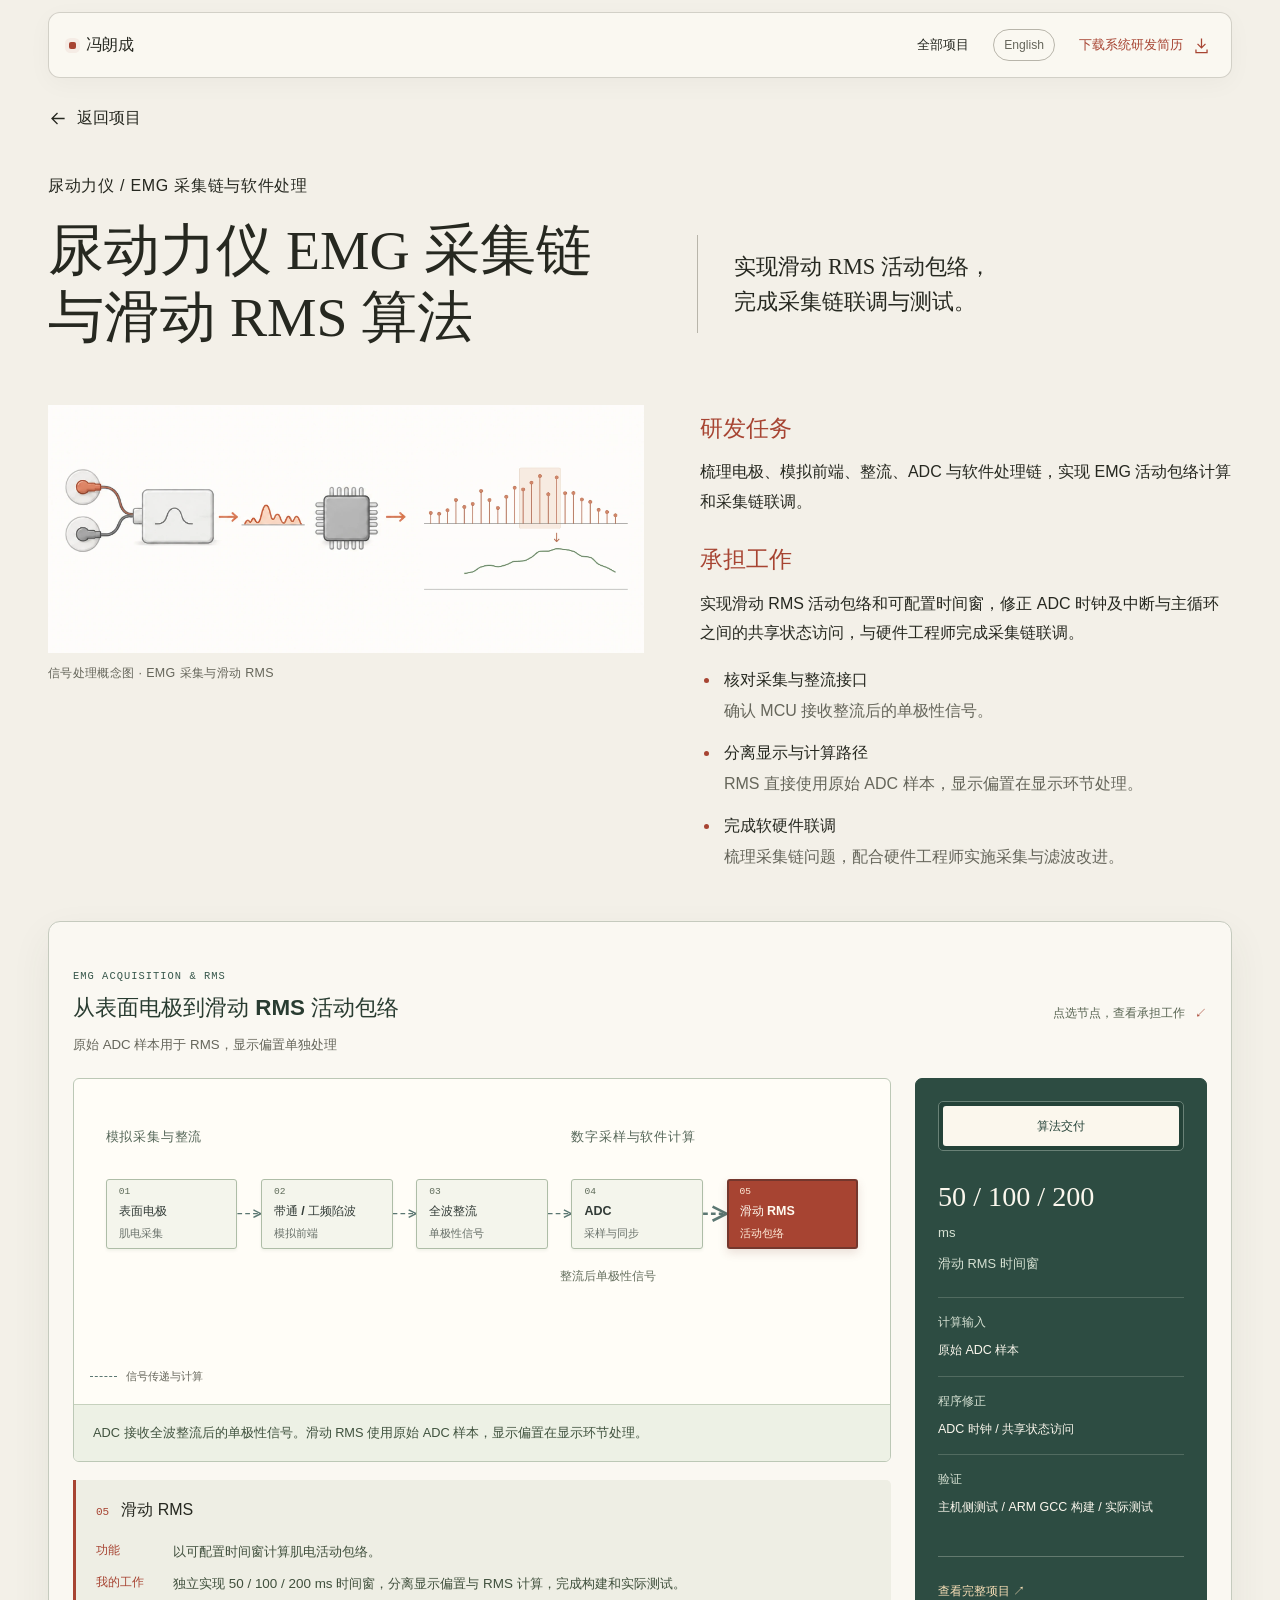
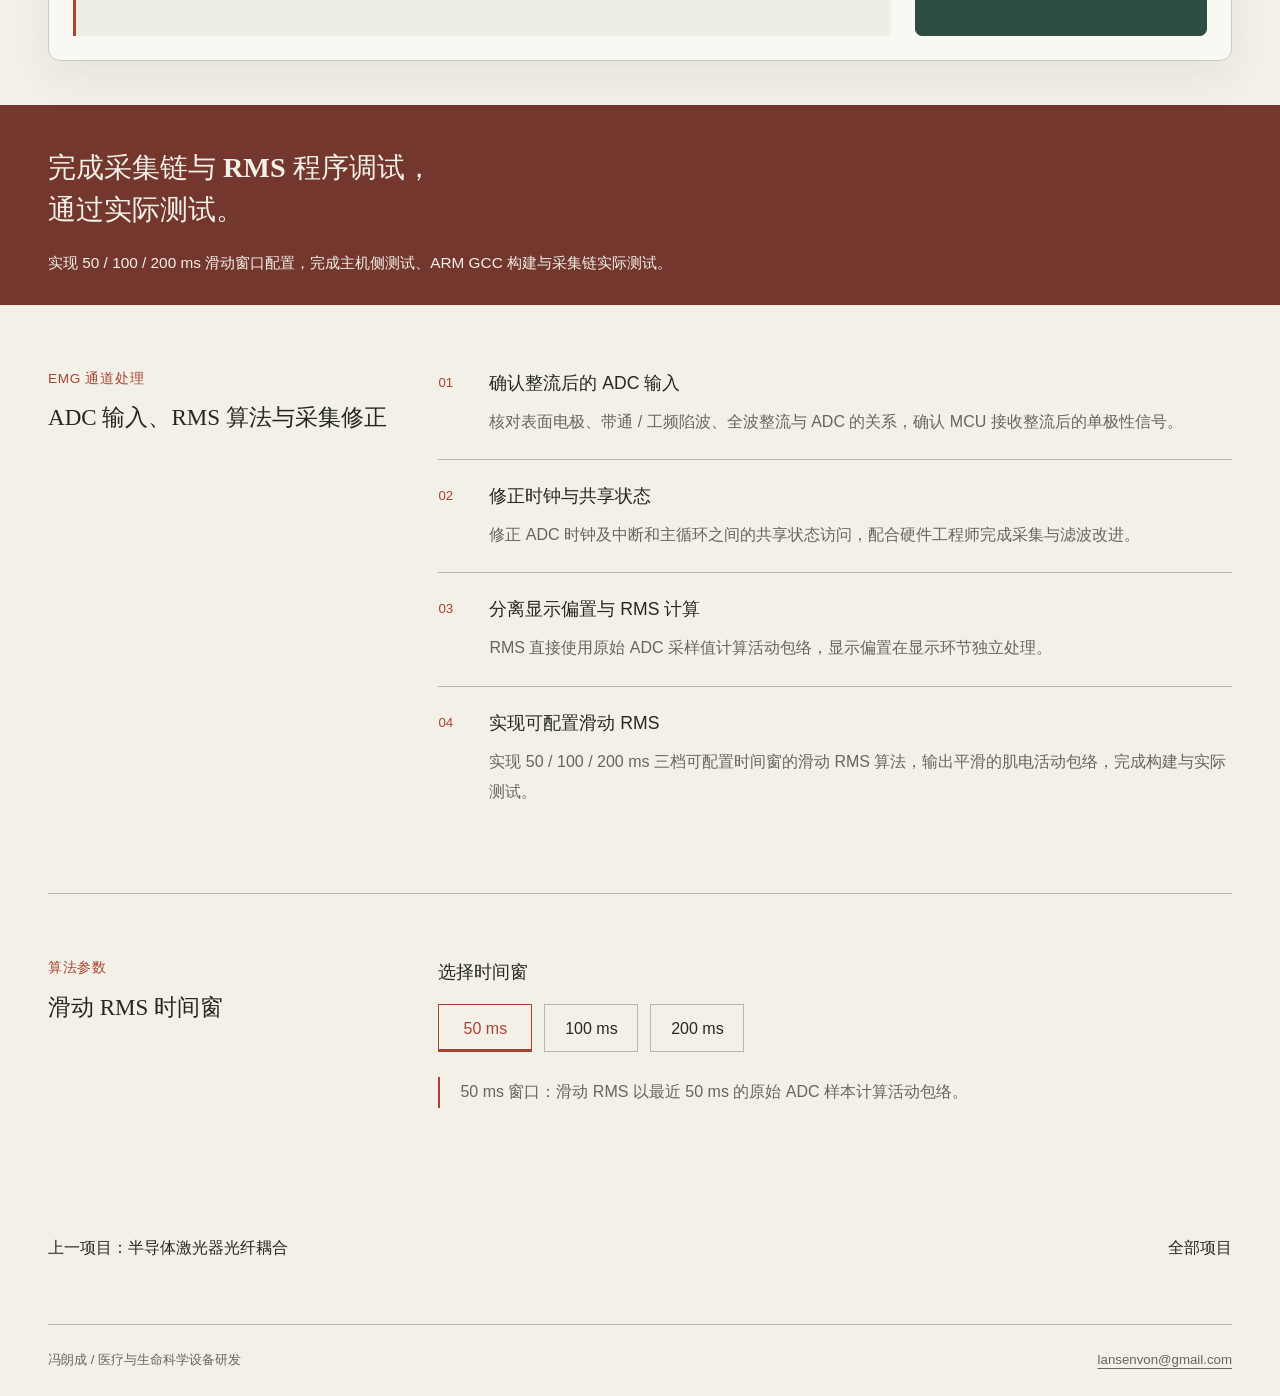
<file: projects/emg-signal-processing/index.html>
<!doctype html>
<html lang="zh-CN"><head><meta name="robots" content="noindex, nofollow"><meta charset="utf-8"><meta name="viewport" content="width=device-width, initial-scale=1"><title>尿动力仪 EMG 采集链与滑动 RMS 算法 · 冯朗成</title><meta name="description" content="实现尿动力仪 EMG 滑动 RMS 活动包络与 50 / 100 / 200 ms 窗口配置，修正 ADC 时钟和共享状态访问，完成采集链联调与实际测试。"><link rel="stylesheet" href="../../styles/site.css?v=5c388d9ae312"><link rel="stylesheet" href="../../styles/cases.css?v=7f0c67f63427"><script defer src="../../scripts/site-data.js?v=2c5687881a82"></script><script defer src="../../scripts/site.js?v=db20817902a8"></script><script defer src="../../scripts/cases.js?v=5405fb0d4559"></script><link rel="stylesheet" href="../../styles/engineering-paper.css?v=a76efc6d1c22"><link rel="stylesheet" href="../../styles/engineering-pine.css?v=92e0b91a1d40" data-engineering-theme><script defer src="../../scripts/engineering-data.js?v=ee50d8ca5eaa"></script><script defer src="../../scripts/engineering.js?v=87c0dd801426"></script><link rel="stylesheet" href="../../styles/bilingual.css?v=a5f4a707a0c9"></head>
<body class="case-page" data-page="p09" data-root="../../"><a class="skip-link" href="#main">跳到正文</a><header class="site-header wrap"><a class="brand" href="../../?focus=systems" data-home-link>冯朗成</a><nav class="header-links" aria-label="主导航"><a class="text-link" href="../../?focus=systems#projects" data-directory-link>全部项目</a><a class="text-link lang-switch" href="../../en/projects/emg-signal-processing/" data-lang-switch data-lang-target="../../en/projects/emg-signal-processing/">English</a><a class="text-link" href="../../assets/resumes/冯朗成_医疗器械系统工程师_简历.pdf" data-resume download><span data-resume-label>下载系统研发简历</span><svg viewBox="0 0 24 24" fill="none" stroke="currentColor" stroke-width="1.6" aria-hidden="true"><path d="M12 3v12m-5-5 5 5 5-5M5 17v4h14v-4"/></svg></a></nav></header>
  <main id="main"><div class="wrap"><a class="case-back text-link" href="../../?focus=systems#projects" data-directory-link data-return-projects><svg viewBox="0 0 24 24" fill="none" stroke="currentColor" stroke-width="1.6" aria-hidden="true"><path d="m12 5-7 7 7 7M5 12h16"/></svg>返回项目</a><div class="case-heading"><p class="case-kicker">尿动力仪 / EMG 采集链与软件处理</p><div class="case-title-row"><h1>尿动力仪 EMG 采集链<br>与滑动 RMS 算法</h1><p class="case-lede">实现滑动 RMS 活动包络，<br>完成采集链联调与测试。</p></div></div>
    <section class="case-overview" aria-label="研发任务与承担工作"><figure class="case-figure case-diagram"><img src="../../assets/images/concept/emg-acquisition-sliding-rms-concept.webp" alt="EMG 信号处理概念图：表面电极与模拟前端、整流后的单极性信号、ADC 离散采样及滑动 RMS 活动包络" width="2100" height="875"><figcaption>信号处理概念图 · EMG 采集与滑动 RMS</figcaption></figure><div class="case-role"><h2>研发任务</h2><p>梳理电极、模拟前端、整流、ADC 与软件处理链，实现 EMG 活动包络计算和采集链联调。</p><h3>承担工作</h3><p>实现滑动 RMS 活动包络和可配置时间窗，修正 ADC 时钟及中断与主循环之间的共享状态访问，与硬件工程师完成采集链联调。</p><ul class="role-actions"><li><strong>核对采集与整流接口</strong><span>确认 MCU 接收整流后的单极性信号。</span></li><li><strong>分离显示与计算路径</strong><span>RMS 直接使用原始 ADC 样本，显示偏置在显示环节处理。</span></li><li><strong>完成软硬件联调</strong><span>梳理采集链问题，配合硬件工程师实施采集与滤波改进。</span></li></ul></div></section>
    <div class="case-engineering" data-engineering="emg"><div class="engineering-mount"><section class="case-chain" aria-labelledby="emg-chain-title"><h2 id="emg-chain-title">EMG 采集与处理链</h2><ol class="chain-list"><li>表面电极</li><li>带通 / 工频陷波</li><li>全波整流</li><li>ADC</li><li>滑动 RMS 活动包络</li></ol><p class="chain-note">MCU 接收整流后的单极性信号，RMS 使用原始 ADC 值计算。</p></section></div></div>
  </div>
  <section class="results-band" aria-labelledby="emg-result-title"><div class="wrap"><h2 class="outcome-text" id="emg-result-title">完成采集链与 RMS 程序调试，<br>通过实际测试。</h2><p class="outcome-note">实现 50 / 100 / 200 ms 滑动窗口配置，完成主机侧测试、ARM GCC 构建与采集链实际测试。</p></div></section>
  <div class="wrap"><section class="case-section section-title" aria-labelledby="emg-method-title"><h2 id="emg-method-title"><small>EMG 通道处理</small>ADC 输入、RMS 算法与采集修正</h2><div class="section-body"><ol class="method-list"><li><div><h3>确认整流后的 ADC 输入</h3><p>核对表面电极、带通 / 工频陷波、全波整流与 ADC 的关系，确认 MCU 接收整流后的单极性信号。</p></div></li><li><div><h3>修正时钟与共享状态</h3><p>修正 ADC 时钟及中断和主循环之间的共享状态访问，配合硬件工程师完成采集与滤波改进。</p></div></li><li><div><h3>分离显示偏置与 RMS 计算</h3><p>RMS 直接使用原始 ADC 采样值计算活动包络，显示偏置在显示环节独立处理。</p></div></li><li><div><h3>实现可配置滑动 RMS</h3><p>实现 50 / 100 / 200 ms 三档可配置时间窗的滑动 RMS 算法，输出平滑的肌电活动包络，完成构建与实际测试。</p></div></li></ol></div></section>
    <section class="case-section section-title" aria-labelledby="rms-title"><h2 id="rms-title"><small>算法参数</small>滑动 RMS 时间窗</h2><div class="section-body"><fieldset class="rms-choice"><legend>选择时间窗</legend><div class="window-controls"><label><input type="radio" name="rms-window" value="50" checked><span>50 ms</span></label><label><input type="radio" name="rms-window" value="100"><span>100 ms</span></label><label><input type="radio" name="rms-window" value="200"><span>200 ms</span></label></div></fieldset><p class="window-description" data-window-description aria-live="polite">50 ms 窗口：滑动 RMS 以最近 50 ms 的原始 ADC 样本计算活动包络。</p></div></section>
    <div class="case-navigation"><nav data-case-nav aria-label="继续阅读"><a class="text-link" href="../laser-optics-fiber/?focus=systems">上一项目：激光系统与光纤耦合</a><a class="text-link" href="../../?focus=systems#projects" data-directory-link>全部项目</a></nav></div>
  </div></main><footer class="site-footer wrap"><span>冯朗成 / 医疗与生命科学设备研发</span><a href="mailto:lansenvon@gmail.com">lansenvon@gmail.com</a></footer>
</body></html>
</file>
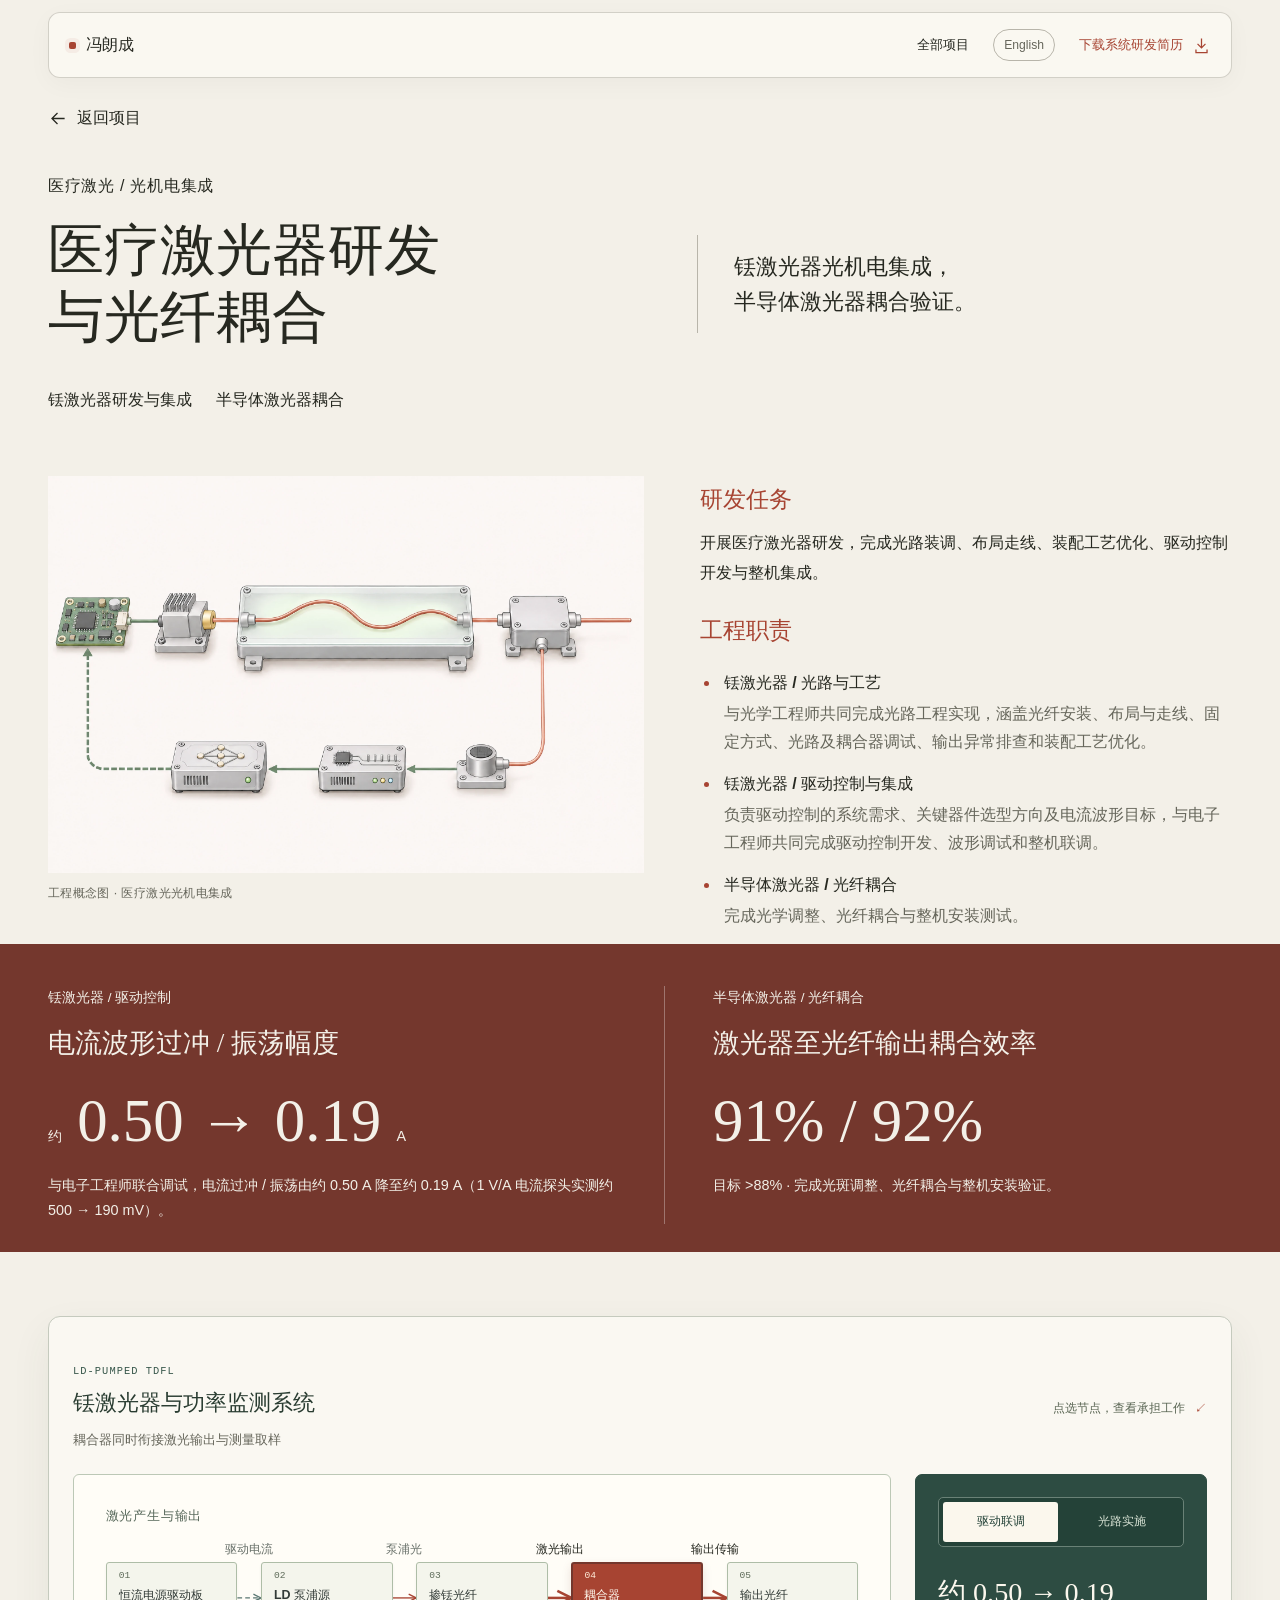
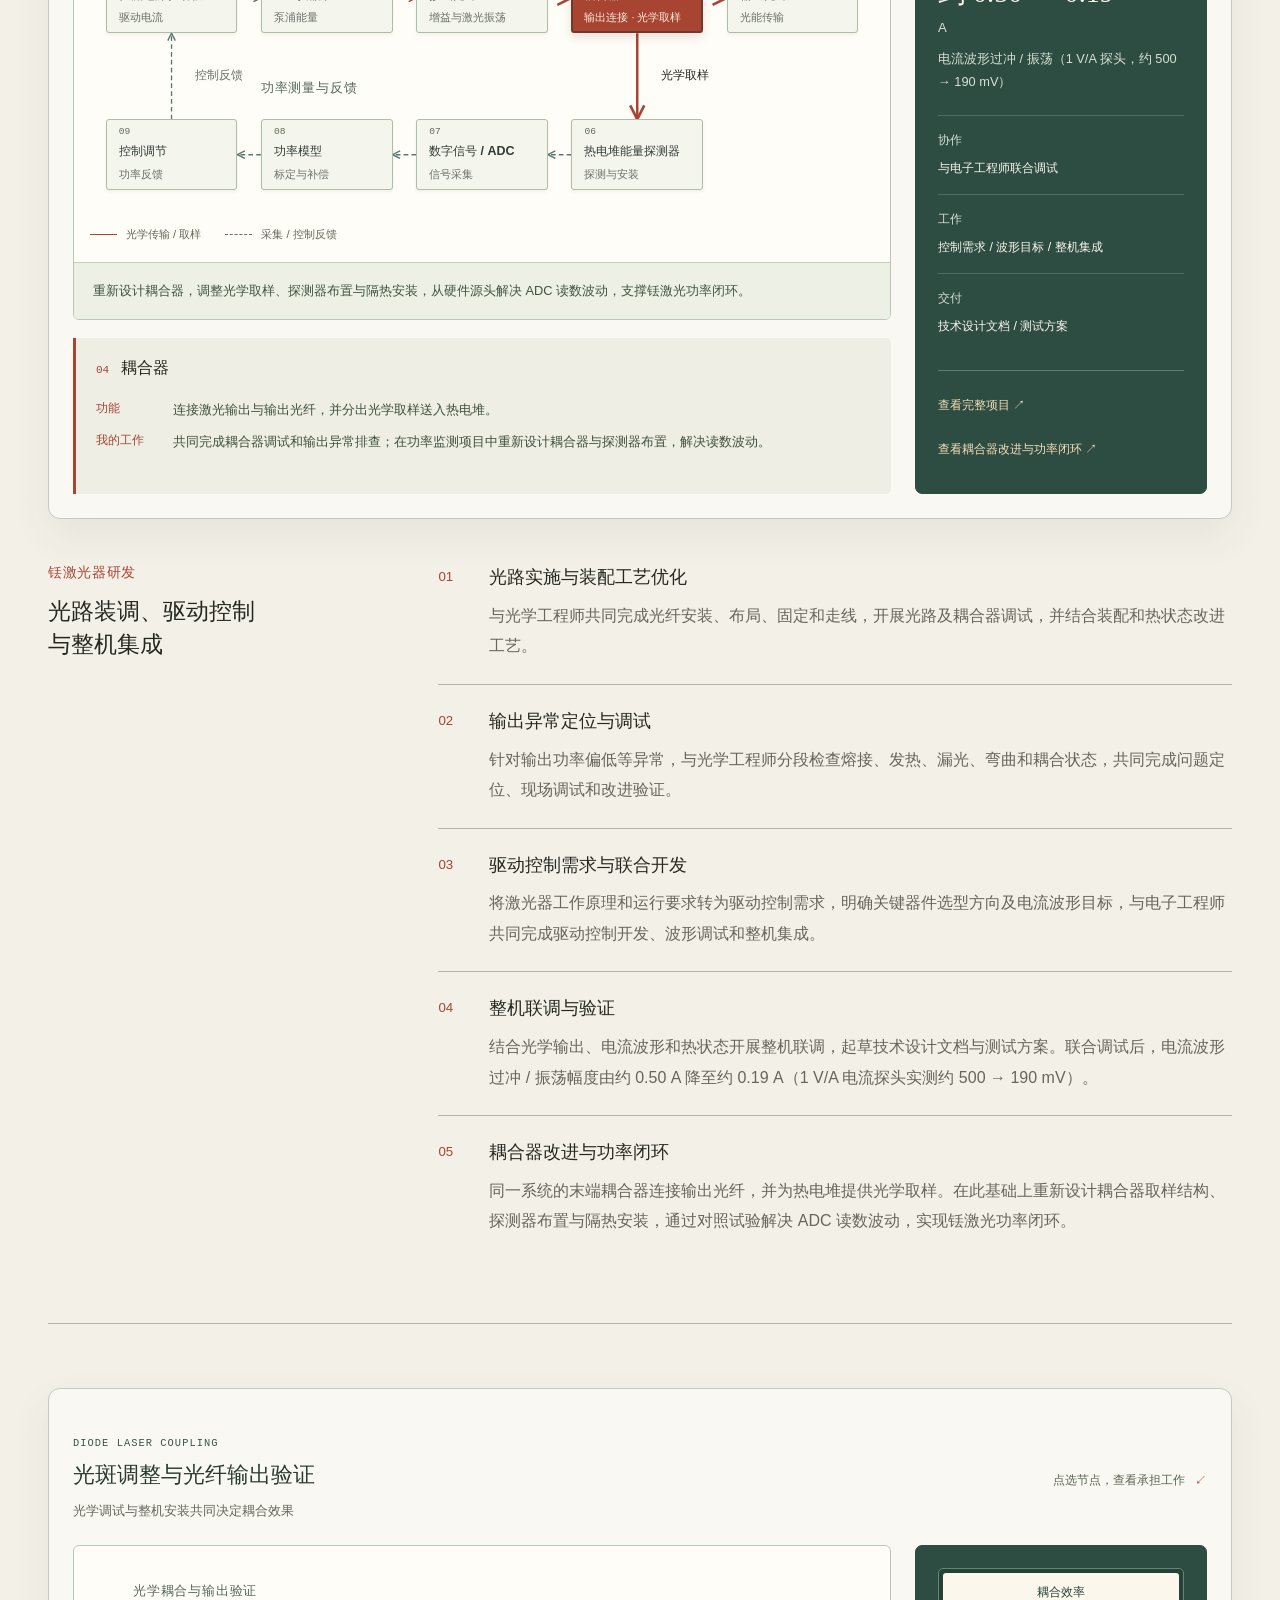
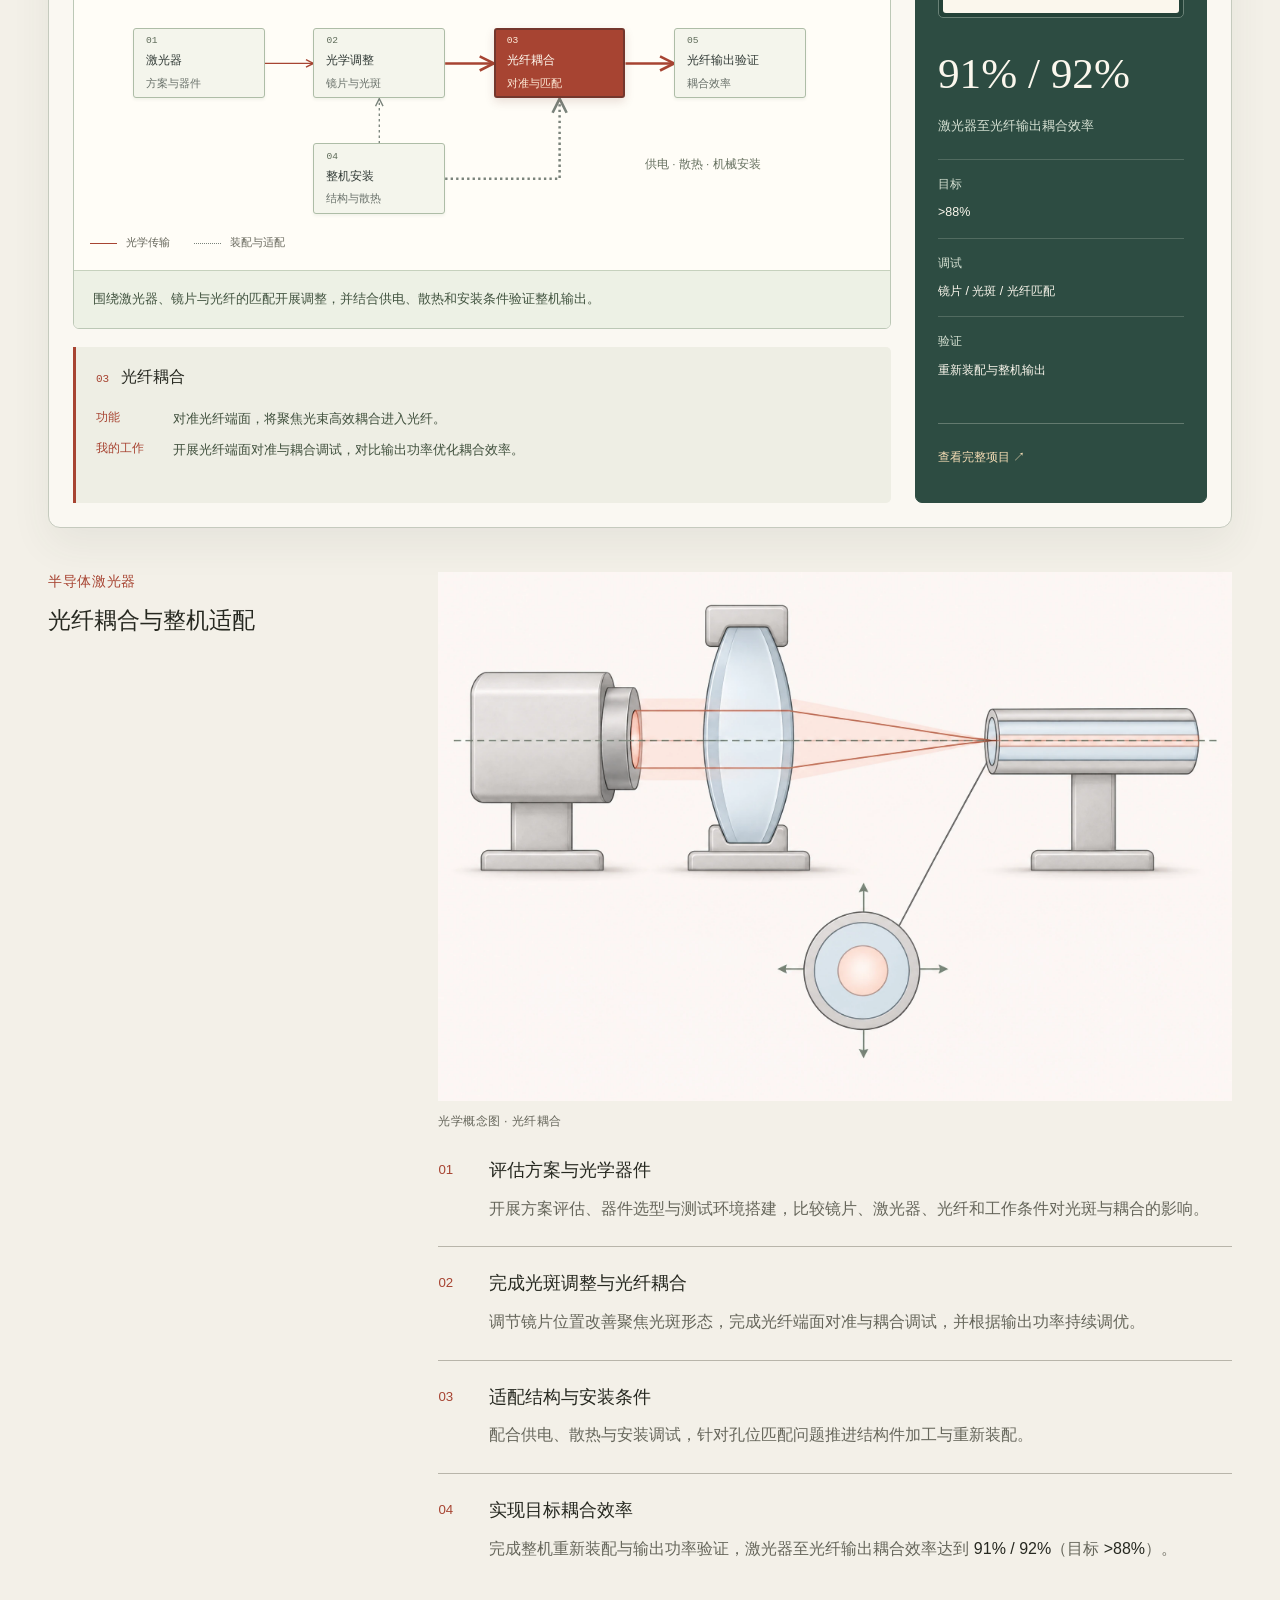
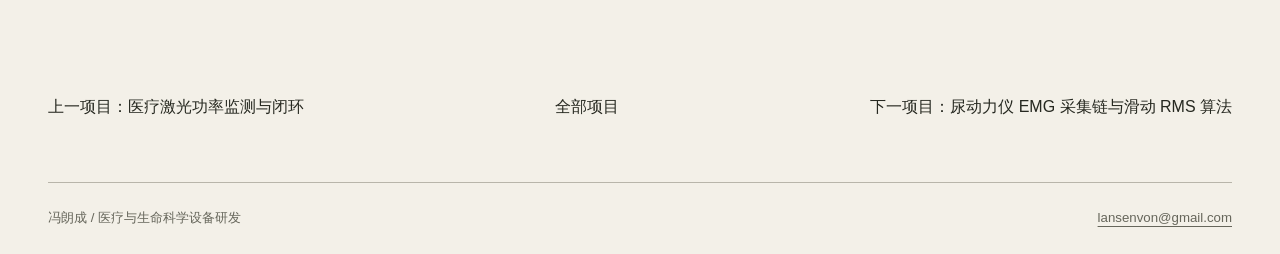
<file: projects/laser-optics-fiber/index.html>
<!doctype html>
<html lang="zh-CN">
<head><meta name="robots" content="noindex, nofollow"><meta charset="utf-8"><meta name="viewport" content="width=device-width, initial-scale=1"><title>医疗激光器研发与光纤耦合 · 冯朗成</title><meta name="description" content="铥激光器研发与光机电集成：光路装调、布局走线、工艺优化、驱动控制开发与整机联调；半导体激光器光纤耦合与输出验证。"><link rel="stylesheet" href="../../styles/site.css?v=5c388d9ae312"><link rel="stylesheet" href="../../styles/cases.css?v=7f0c67f63427"><link rel="stylesheet" href="../../styles/direction-heroes.css?v=c6fbf5c588a1"><script defer src="../../scripts/site-data.js?v=2c5687881a82"></script><script defer src="../../scripts/site.js?v=db20817902a8"></script><script defer src="../../scripts/cases.js?v=5405fb0d4559"></script><link rel="stylesheet" href="../../styles/engineering-paper.css?v=a76efc6d1c22"><link rel="stylesheet" href="../../styles/engineering-pine.css?v=92e0b91a1d40" data-engineering-theme><script defer src="../../scripts/engineering-data.js?v=ee50d8ca5eaa"></script><script defer src="../../scripts/engineering.js?v=87c0dd801426"></script><link rel="stylesheet" href="../../styles/bilingual.css?v=a5f4a707a0c9"></head>
<body class="case-page" data-page="p04-p05" data-root="../../"><a class="skip-link" href="#main">跳到正文</a>
  <header class="site-header wrap"><a class="brand" href="../../?focus=systems" data-home-link>冯朗成</a><nav class="header-links" aria-label="主导航"><a class="text-link" href="../../?focus=systems#projects" data-directory-link>全部项目</a><a class="text-link lang-switch" href="../../en/projects/laser-optics-fiber/" data-lang-switch data-lang-target="../../en/projects/laser-optics-fiber/">English</a><a class="text-link" href="../../assets/resumes/冯朗成_医疗器械系统工程师_简历.pdf" data-resume download><span data-resume-label>下载系统研发简历</span><svg viewBox="0 0 24 24" fill="none" stroke="currentColor" stroke-width="1.6" aria-hidden="true"><path d="M12 3v12m-5-5 5 5 5-5M5 17v4h14v-4"/></svg></a></nav></header>
  <main id="main"><div class="wrap"><a class="case-back text-link" href="../../?focus=systems#projects" data-directory-link data-return-projects><svg viewBox="0 0 24 24" fill="none" stroke="currentColor" stroke-width="1.6" aria-hidden="true"><path d="m12 5-7 7 7 7M5 12h16"/></svg>返回项目</a>
    <div class="case-heading"><p class="case-kicker">医疗激光 / 光机电集成</p><div class="case-title-row"><h1>医疗激光器研发<br>与光纤耦合</h1><p class="case-lede">铥激光器光机电集成，<br>半导体激光器耦合验证。</p></div><nav class="case-jumps" aria-label="本页项目"><a class="text-link" href="#thulium-laser">铥激光器研发与集成</a><a class="text-link" href="#diode-laser">半导体激光器耦合</a></nav></div>
    <section class="case-overview" aria-label="研发任务与工程职责"><figure class="case-figure case-diagram"><img src="../../assets/images/concept/thulium-laser-integration-concept.webp" alt="LD 泵浦掺铥光纤激光器的工程概念图" width="2100" height="1400"><figcaption>工程概念图 · 医疗激光光机电集成</figcaption></figure><div class="case-role"><h2>研发任务</h2><p>开展医疗激光器研发，完成光路装调、布局走线、装配工艺优化、驱动控制开发与整机集成。</p><h3>工程职责</h3><ul class="role-actions"><li><strong>铥激光器 / 光路与工艺</strong><span>与光学工程师共同完成光路工程实现，涵盖光纤安装、布局与走线、固定方式、光路及耦合器调试、输出异常排查和装配工艺优化。</span></li><li><strong>铥激光器 / 驱动控制与集成</strong><span>负责驱动控制的系统需求、关键器件选型方向及电流波形目标，与电子工程师共同完成驱动控制开发、波形调试和整机联调。</span></li><li><strong>半导体激光器 / 光纤耦合</strong><span>完成光学调整、光纤耦合与整机安装测试。</span></li></ul></div></section>
    
  </div>
  <section class="results-band" aria-label="两项激光器项目结果"><div class="wrap laser-results"><article><p class="result-id">铥激光器 / 驱动控制</p><h2>电流波形过冲 / 振荡幅度</h2><p class="result-value"><small>约</small> 0.50 → 0.19 <small>A</small></p><p>与电子工程师联合调试，电流过冲 / 振荡由约 0.50 A 降至约 0.19 A（1 V/A 电流探头实测约 500 → 190 mV）。</p></article><article><p class="result-id">半导体激光器 / 光纤耦合</p><h2>激光器至光纤输出耦合效率</h2><p class="result-value">91% / 92%</p><p>目标 &gt;88% · 完成光斑调整、光纤耦合与整机安装验证。</p></article></div></section>
    <div class="wrap"><section class="case-section laser-chapter" id="thulium-laser" aria-labelledby="thulium-laser-title"><div class="case-engineering" data-engineering="thulium"><div class="engineering-mount"><p>恒流驱动板 → LD 泵浦源 → 掺铥光纤 → 耦合器 → 输出光纤</p></div></div><div class="section-title"><h2 id="thulium-laser-title"><small>铥激光器研发</small>光路装调、驱动控制<br>与整机集成</h2><div class="section-body"><ol class="method-list"><li><div><h3>光路实施与装配工艺优化</h3><p>与光学工程师共同完成光纤安装、布局、固定和走线，开展光路及耦合器调试，并结合装配和热状态改进工艺。</p></div></li><li><div><h3>输出异常定位与调试</h3><p>针对输出功率偏低等异常，与光学工程师分段检查熔接、发热、漏光、弯曲和耦合状态，共同完成问题定位、现场调试和改进验证。</p></div></li><li><div><h3>驱动控制需求与联合开发</h3><p>将激光器工作原理和运行要求转为驱动控制需求，明确关键器件选型方向及电流波形目标，与电子工程师共同完成驱动控制开发、波形调试和整机集成。</p></div></li><li><div><h3>整机联调与验证</h3><p>结合光学输出、电流波形和热状态开展整机联调，起草技术设计文档与测试方案。联合调试后，电流波形过冲 / 振荡幅度由约 0.50 A 降至约 0.19 A（1 V/A 电流探头实测约 500 → 190 mV）。</p></div></li><li><div><h3>耦合器改进与功率闭环</h3><p>同一系统的末端耦合器连接输出光纤，并为热电堆提供光学取样。在此基础上重新设计耦合器取样结构、探测器布置与隔热安装，通过对照试验解决 ADC 读数波动，实现铥激光功率闭环。</p></div></li></ol></div></div></section>
    <section class="case-section laser-chapter" id="diode-laser" aria-labelledby="diode-laser-title"><div class="case-engineering" data-engineering="coupling"><div class="engineering-mount"><p>方案评估 → 光学调整 → 光纤耦合 → 整机安装 → 输出验证</p></div></div><div class="section-title"><h2 id="diode-laser-title"><small>半导体激光器</small>光纤耦合与整机适配</h2><div class="section-body"><figure class="laser-case-figure"><img src="../../assets/images/concept/semiconductor-fiber-coupling-concept.webp" alt="半导体激光器、聚焦透镜与光纤端面对准的光学概念图" width="2100" height="1400"><figcaption>光学概念图 · 光纤耦合</figcaption></figure><ol class="method-list"><li><div><h3>评估方案与光学器件</h3><p>开展方案评估、器件选型与测试环境搭建，比较镜片、激光器、光纤和工作条件对光斑与耦合的影响。</p></div></li><li><div><h3>完成光斑调整与光纤耦合</h3><p>调节镜片位置改善聚焦光斑形态，完成光纤端面对准与耦合调试，并根据输出功率持续调优。</p></div></li><li><div><h3>适配结构与安装条件</h3><p>配合供电、散热与安装调试，针对孔位匹配问题推进结构件加工与重新装配。</p></div></li><li><div><h3>实现目标耦合效率</h3><p>完成整机重新装配与输出功率验证，激光器至光纤输出耦合效率达到 <strong>91% / 92%</strong>（目标 <strong>&gt;88%</strong>）。</p></div></li></ol></div></div></section>
    <div class="case-navigation"><nav data-case-nav aria-label="继续阅读"><a class="text-link" href="../microfluidics-equipment/?focus=systems">上一项目：微流控实验设备与程控显微</a><a class="text-link" href="../../?focus=systems#projects" data-directory-link>全部项目</a><a class="text-link" href="../emg-signal-processing/?focus=systems">下一项目：尿动力仪 EMG</a></nav></div>
  </div></main><footer class="site-footer wrap"><span>冯朗成 / 医疗与生命科学设备研发</span><a href="mailto:lansenvon@gmail.com">lansenvon@gmail.com</a></footer>
</body></html>
</file>
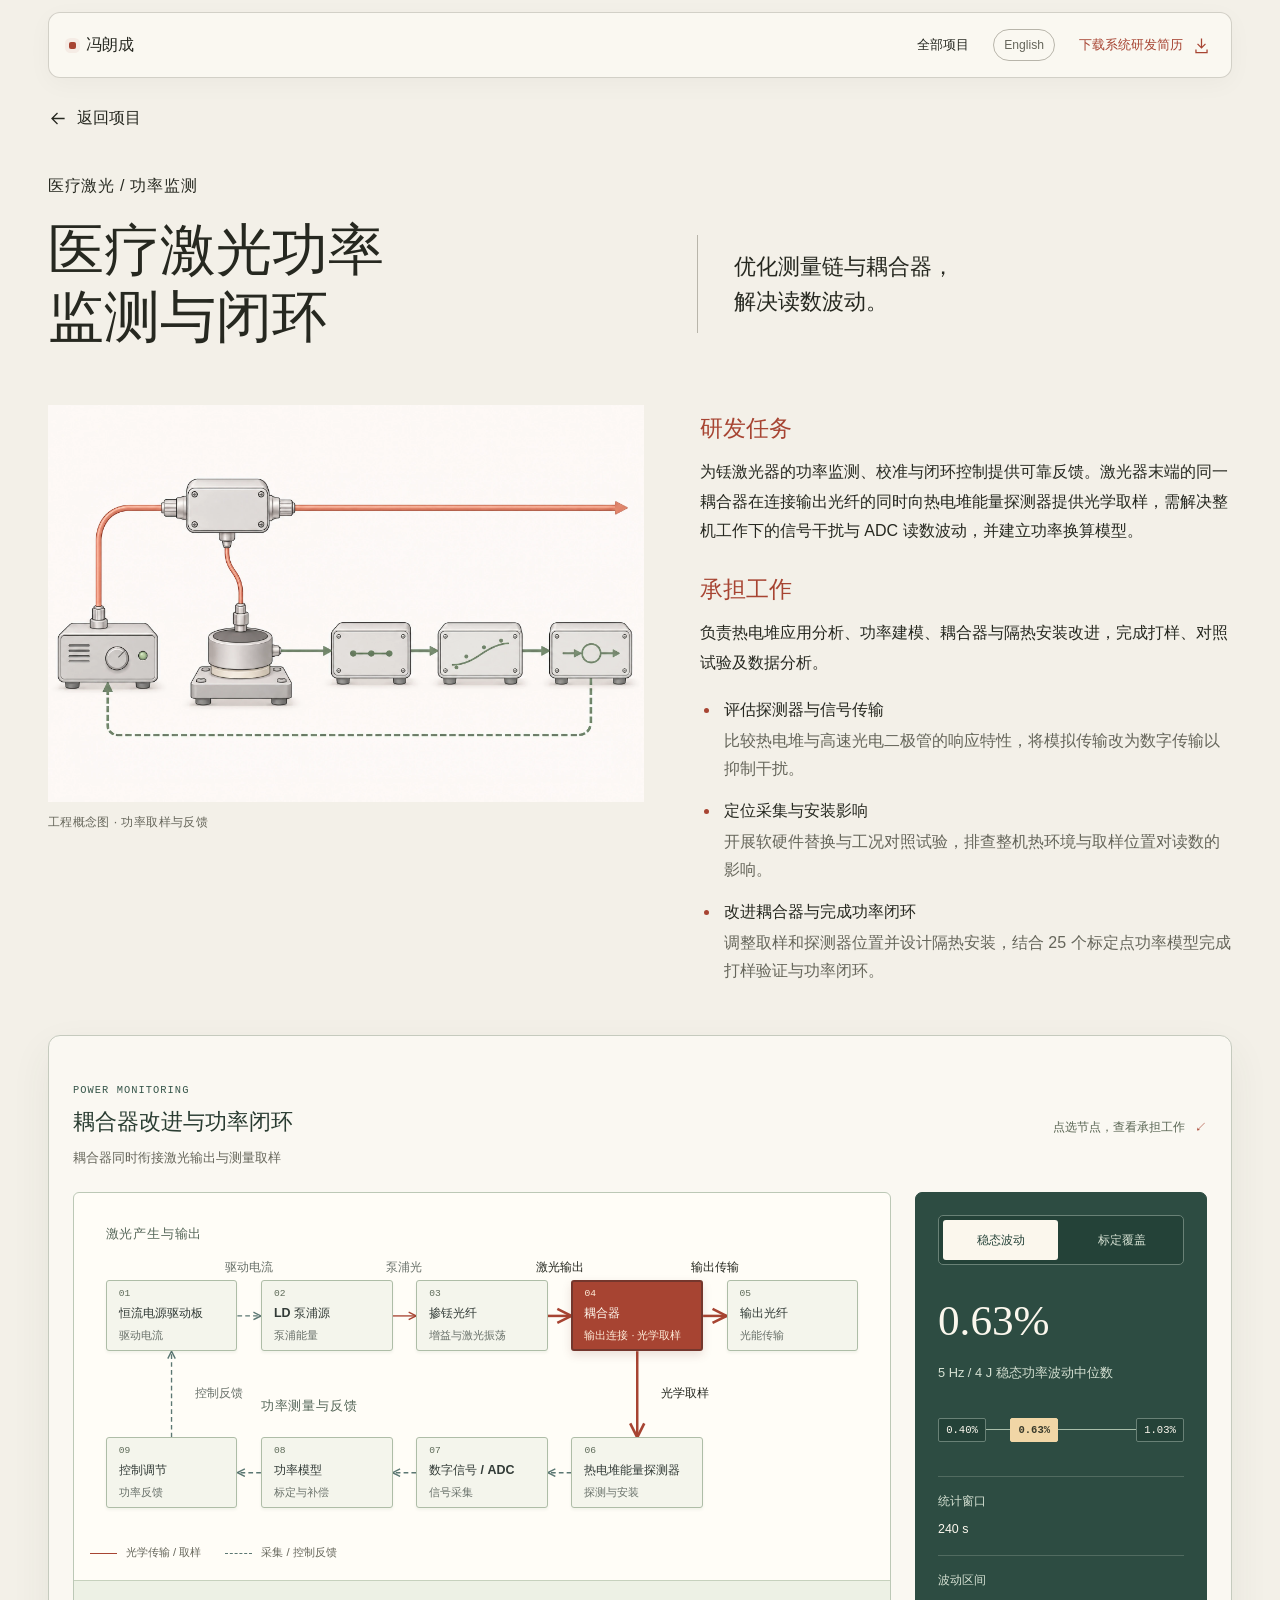
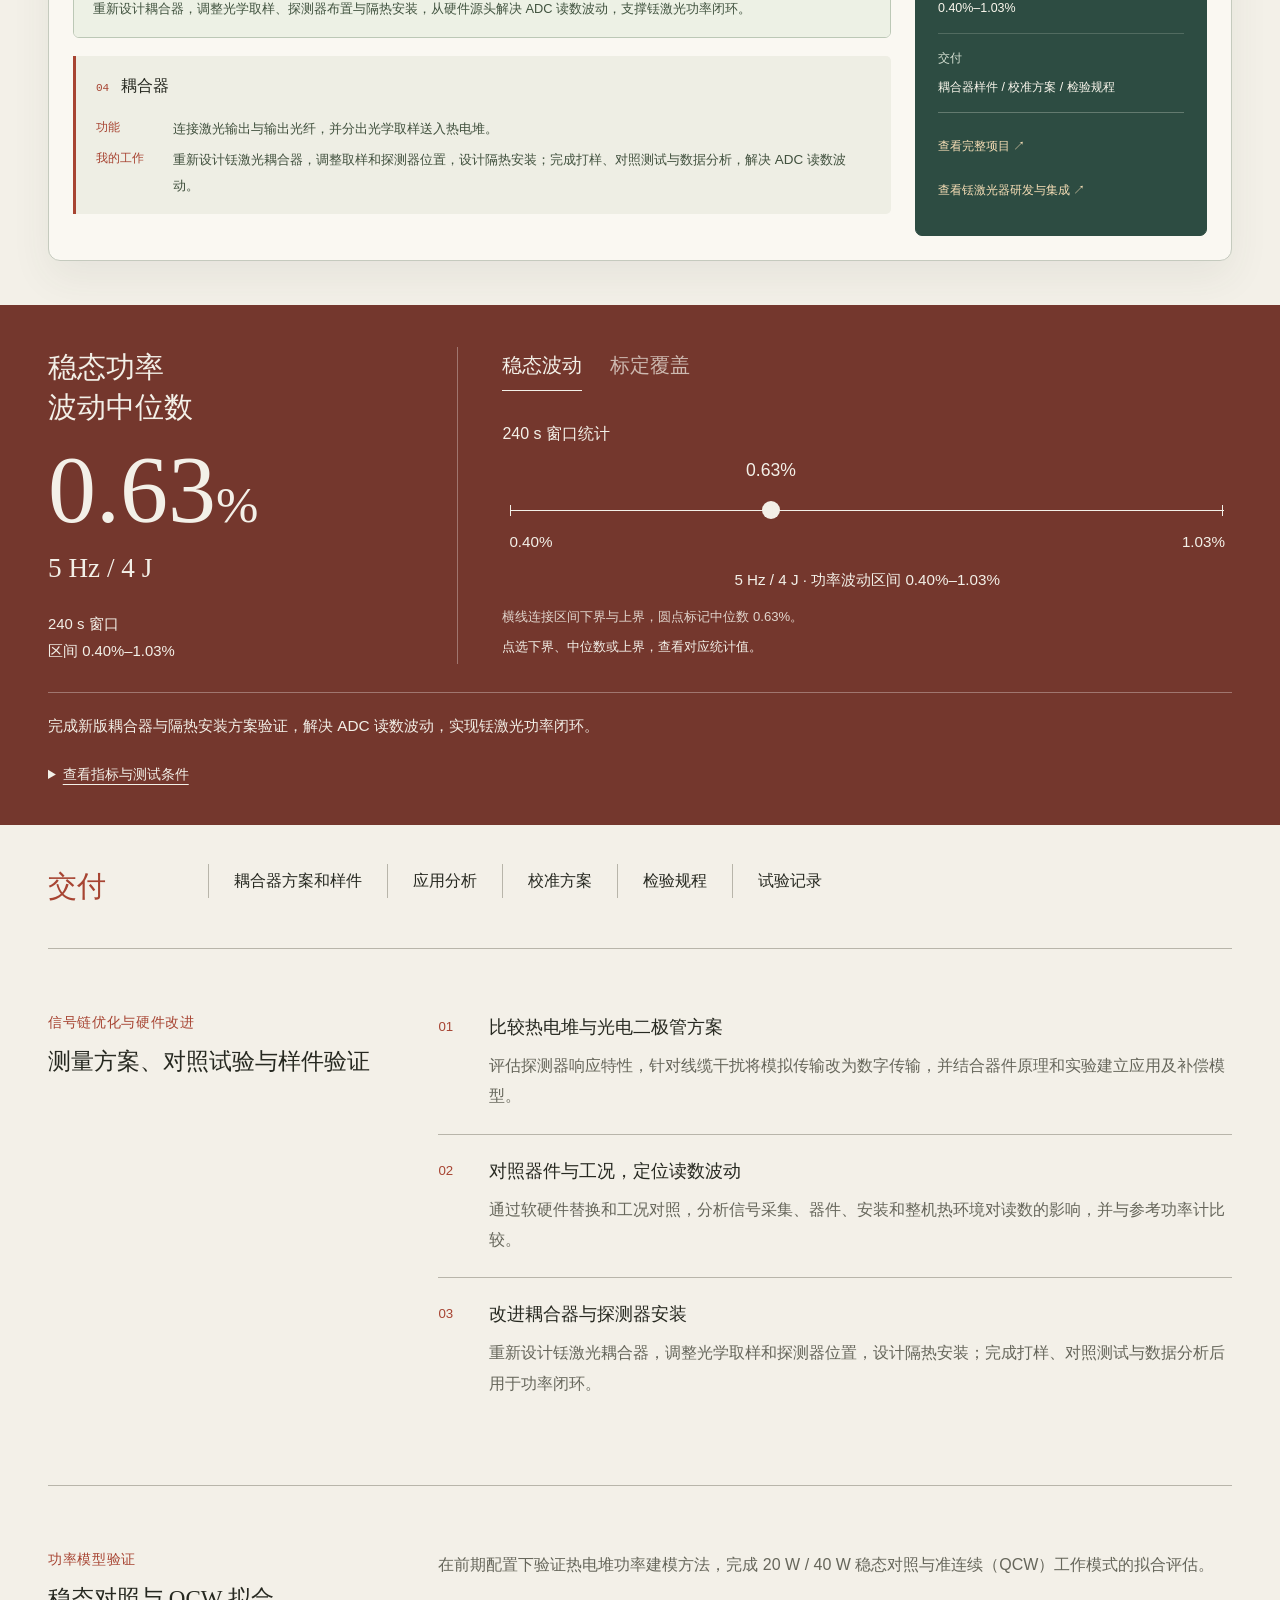
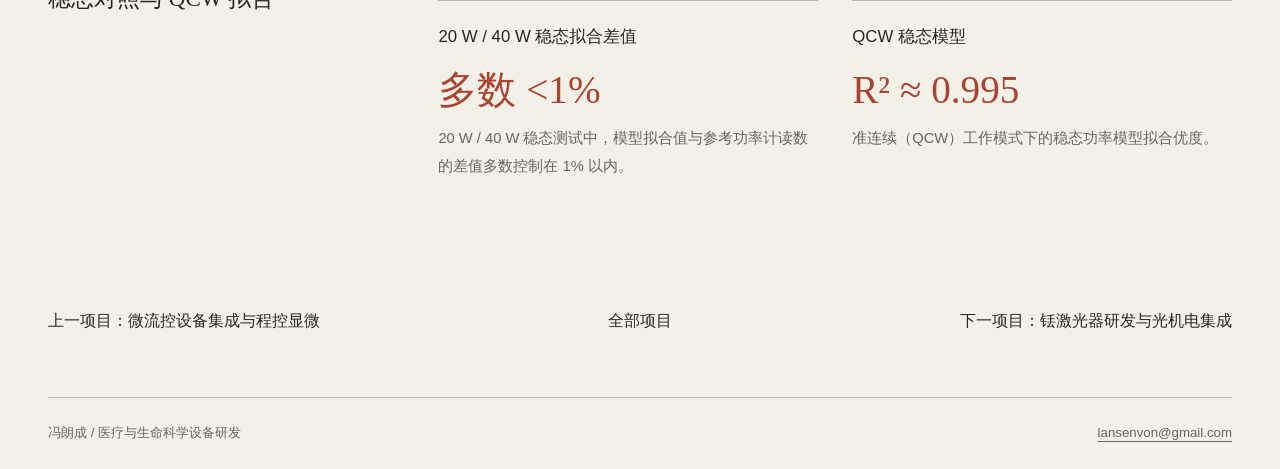
<file: projects/laser-power-measurement/index.html>
<!doctype html>
<html lang="zh-CN">
<head><meta name="robots" content="noindex, nofollow">
  <meta charset="utf-8"><meta name="viewport" content="width=device-width, initial-scale=1">
  <title>医疗激光功率监测与闭环 · 冯朗成</title>
  <meta name="description" content="内置功率探测器的应用分析、方案设计与试验验证：优化信号链、耦合器和安装，解决 ADC 读数波动，实现功率闭环。">
  <link rel="stylesheet" href="../../styles/site.css?v=5c388d9ae312"><link rel="stylesheet" href="../../styles/cases.css?v=7f0c67f63427">
  <script defer src="../../scripts/site-data.js?v=2c5687881a82"></script><script defer src="../../scripts/site.js?v=db20817902a8"></script><script defer src="../../scripts/cases.js?v=5405fb0d4559"></script>
<link rel="stylesheet" href="../../styles/engineering-paper.css?v=a76efc6d1c22"><link rel="stylesheet" href="../../styles/engineering-pine.css?v=92e0b91a1d40" data-engineering-theme><script defer src="../../scripts/engineering-data.js?v=ee50d8ca5eaa"></script><script defer src="../../scripts/engineering.js?v=87c0dd801426"></script><link rel="stylesheet" href="../../styles/bilingual.css?v=a5f4a707a0c9"></head>
<body class="case-page" data-page="p06" data-root="../../">
  <a class="skip-link" href="#main">跳到正文</a>
  <header class="site-header wrap"><a class="brand" href="../../?focus=systems" data-home-link>冯朗成</a><nav class="header-links" aria-label="主导航"><a class="text-link" href="../../?focus=systems#projects" data-directory-link>全部项目</a><a class="text-link lang-switch" href="../../en/projects/laser-power-measurement/" data-lang-switch data-lang-target="../../en/projects/laser-power-measurement/">English</a><a class="text-link" href="../../assets/resumes/冯朗成_医疗器械系统工程师_简历.pdf" data-resume download><span data-resume-label>下载系统研发简历</span><svg viewBox="0 0 24 24" fill="none" stroke="currentColor" stroke-width="1.6" aria-hidden="true"><path d="M12 3v12m-5-5 5 5 5-5M5 17v4h14v-4"/></svg></a></nav></header>
  <main id="main">
    <div class="wrap"><a class="case-back text-link" href="../../?focus=systems#projects" data-directory-link data-return-projects><svg viewBox="0 0 24 24" fill="none" stroke="currentColor" stroke-width="1.6" aria-hidden="true"><path d="m12 5-7 7 7 7M5 12h16"/></svg>返回项目</a>
      <div class="case-heading"><p class="case-kicker">医疗激光 / 功率监测</p><div class="case-title-row"><h1>医疗激光功率<br>监测与闭环</h1><p class="case-lede">优化测量链与耦合器，<br>解决读数波动。</p></div></div>
      <section class="case-overview" aria-label="任务与本人角色">
        <figure class="case-figure case-diagram"><img src="../../assets/images/concept/power-monitoring-coupler-loop-concept.webp" alt="医疗激光功率闭环概念图，展示耦合器取样、热电堆探测、信号处理与驱动反馈关系" width="2100" height="1400"><figcaption>工程概念图 · 功率取样与反馈</figcaption></figure>
        <div class="case-role"><h2>研发任务</h2><p>为铥激光器的功率监测、校准与闭环控制提供可靠反馈。激光器末端的同一耦合器在连接输出光纤的同时向热电堆能量探测器提供光学取样，需解决整机工作下的信号干扰与 ADC 读数波动，并建立功率换算模型。</p><h3>承担工作</h3><p>负责热电堆应用分析、功率建模、耦合器与隔热安装改进，完成打样、对照试验及数据分析。</p><ul class="role-actions"><li><strong>评估探测器与信号传输</strong><span>比较热电堆与高速光电二极管的响应特性，将模拟传输改为数字传输以抑制干扰。</span></li><li><strong>定位采集与安装影响</strong><span>开展软硬件替换与工况对照试验，排查整机热环境与取样位置对读数的影响。</span></li><li><strong>改进耦合器与完成功率闭环</strong><span>调整取样和探测器位置并设计隔热安装，结合 25 个标定点功率模型完成打样验证与功率闭环。</span></li></ul></div>
      </section>
      <div class="case-engineering" data-engineering="power"><div class="engineering-mount"><section class="case-chain" aria-labelledby="chain-title"><h2 id="chain-title">功率测量链 / 从取样到闭环</h2><ol class="chain-list"><li>光学取样</li><li>热电堆</li><li>数字信号 / ADC</li><li>功率模型</li><li>功率闭环</li></ol><p class="chain-note">验证同时考虑整机热环境与参考功率计响应。</p></section></div></div>
    </div>
    <section class="results-band" aria-labelledby="p06-results-title"><div class="wrap">
      <div class="results-layout"><div class="metric"><h2 id="p06-results-title">稳态功率<br>波动中位数</h2><span class="metric-number">0.63<small>%</small></span><span class="metric-caption">5 Hz / 4 J</span><p>240 s 窗口<br>区间 0.40%–1.03%</p></div>
        <div class="results-detail" data-case-tabs><div class="results-tabs" role="tablist" aria-label="结果数据"><button id="tab-stability" type="button" role="tab" aria-selected="true" aria-controls="panel-stability">稳态波动</button><button id="tab-calibration" type="button" role="tab" aria-selected="false" aria-controls="panel-calibration" tabindex="-1">标定覆盖</button></div>
          <div class="results-panel" id="panel-stability" role="tabpanel" aria-labelledby="tab-stability" tabindex="0"><h3>240 s 窗口统计</h3><figure class="interval-figure"><div class="interval-plot" aria-label="稳态功率波动区间下界0.40%，中位数0.63%，上界1.03%"><div class="interval-line" aria-hidden="true"></div><button class="interval-point lower" type="button" aria-label="区间下界：0.40%" data-interval-label="5 Hz / 4 J 稳态功率波动区间下界：0.40%（240 s 窗口）。"><span>0.40%</span></button><button class="interval-point median" type="button" aria-label="中位数：0.63%" data-interval-label="5 Hz / 4 J 稳态功率波动中位数：0.63%（240 s 窗口，区间 0.40%–1.03%）。"><span>0.63%</span></button><button class="interval-point upper" type="button" aria-label="区间上界：1.03%" data-interval-label="5 Hz / 4 J 稳态功率波动区间上界：1.03%（240 s 窗口）。"><span>1.03%</span></button></div><figcaption>5 Hz / 4 J · 功率波动区间 0.40%–1.03%</figcaption></figure><p class="interval-explanation">横线连接区间下界与上界，圆点标记中位数 0.63%。</p><p class="interval-status" data-interval-status aria-live="polite">点选下界、中位数或上界，查看对应统计值。</p></div>
          <div class="results-panel" id="panel-calibration" role="tabpanel" aria-labelledby="tab-calibration" tabindex="0"><h3>标定覆盖与模型变化</h3><dl class="calibration-grid"><div><dt>标定点数</dt><dd>25 <small>个</small></dd></div><div><dt>功率覆盖</dt><dd>17.37–59.50 <small>W</small></dd></div><div><dt>频率覆盖</dt><dd>5 Hz–2.5 <small>kHz</small></dd></div><div><dt>拟合灵敏度变化</dt><dd>+9.5<small>%</small></dd></div></dl><p class="interval-explanation">以 25 个标定点覆盖 17.37–59.50 W、5 Hz–2.5 kHz 工况，模型拟合灵敏度提升 9.5%。</p></div>
        </div>
      </div>
      <p class="results-summary">完成新版耦合器与隔热安装方案验证，解决 ADC 读数波动，实现铥激光功率闭环。</p>
      <details class="results-values"><summary>查看指标与测试条件</summary><table class="values-table"><thead><tr><th scope="col">指标</th><th scope="col">数值</th><th scope="col">测试条件</th></tr></thead><tbody><tr><th scope="row">稳态功率波动中位数</th><td>0.63%</td><td>5 Hz / 4 J；240 s 窗口</td></tr><tr><th scope="row">稳态功率波动区间</th><td>0.40%–1.03%</td><td>5 Hz / 4 J；240 s 窗口</td></tr><tr><th scope="row">标定点数</th><td>25 个</td><td>覆盖功率与频率工况</td></tr><tr><th scope="row">标定功率范围</th><td>17.37–59.50 W</td><td>功率模型标定</td></tr><tr><th scope="row">标定频率范围</th><td>5 Hz–2.5 kHz</td><td>功率模型标定</td></tr><tr><th scope="row">拟合灵敏度变化</th><td>+9.5%</td><td>模型标定后的拟合灵敏度变化</td></tr></tbody></table></details>
    </div></section>
    <div class="wrap"><section class="delivery-strip" aria-labelledby="delivery-title"><h2 id="delivery-title">交付</h2><ul class="delivery-items"><li>耦合器方案和样件</li><li>应用分析</li><li>校准方案</li><li>检验规程</li><li>试验记录</li></ul></section>
      <section class="case-section section-title" aria-labelledby="method-title"><h2 id="method-title"><small>信号链优化与硬件改进</small>测量方案、对照试验与样件验证</h2><div class="section-body"><ol class="method-list"><li><div><h3>比较热电堆与光电二极管方案</h3><p>评估探测器响应特性，针对线缆干扰将模拟传输改为数字传输，并结合器件原理和实验建立应用及补偿模型。</p></div></li><li><div><h3>对照器件与工况，定位读数波动</h3><p>通过软硬件替换和工况对照，分析信号采集、器件、安装和整机热环境对读数的影响，并与参考功率计比较。</p></div></li><li><div><h3>改进耦合器与探测器安装</h3><p>重新设计铥激光耦合器，调整光学取样和探测器位置，设计隔热安装；完成打样、对照测试与数据分析后用于功率闭环。</p></div></li></ol></div></section>
      <section class="case-section section-title" aria-labelledby="history-title"><h2 id="history-title"><small>功率模型验证</small>稳态对照与 QCW 拟合</h2><div class="section-body"><p>在前期配置下验证热电堆功率建模方法，完成 20 W / 40 W 稳态对照与准连续（QCW）工作模式的拟合评估。</p><div class="history-models"><article><h3>20 W / 40 W 稳态拟合差值</h3><p class="history-number">多数 &lt;1%</p><p>20 W / 40 W 稳态测试中，模型拟合值与参考功率计读数的差值多数控制在 1% 以内。</p></article><article><h3>QCW 稳态模型</h3><p class="history-number">R² ≈ 0.995</p><p>准连续（QCW）工作模式下的稳态功率模型拟合优度。</p></article></div></div></section>
      <div class="case-navigation"><nav data-case-nav aria-label="继续阅读"><a class="text-link" href="../../?focus=systems#projects" data-directory-link>全部项目</a><a class="text-link" href="../microfluidics-equipment/?focus=systems">下一项目：微流控实验设备与程控显微</a></nav></div>
    </div>
  </main>
  <footer class="site-footer wrap"><span>冯朗成 / 医疗与生命科学设备研发</span><a href="mailto:lansenvon@gmail.com">lansenvon@gmail.com</a></footer>
</body></html>
</file>
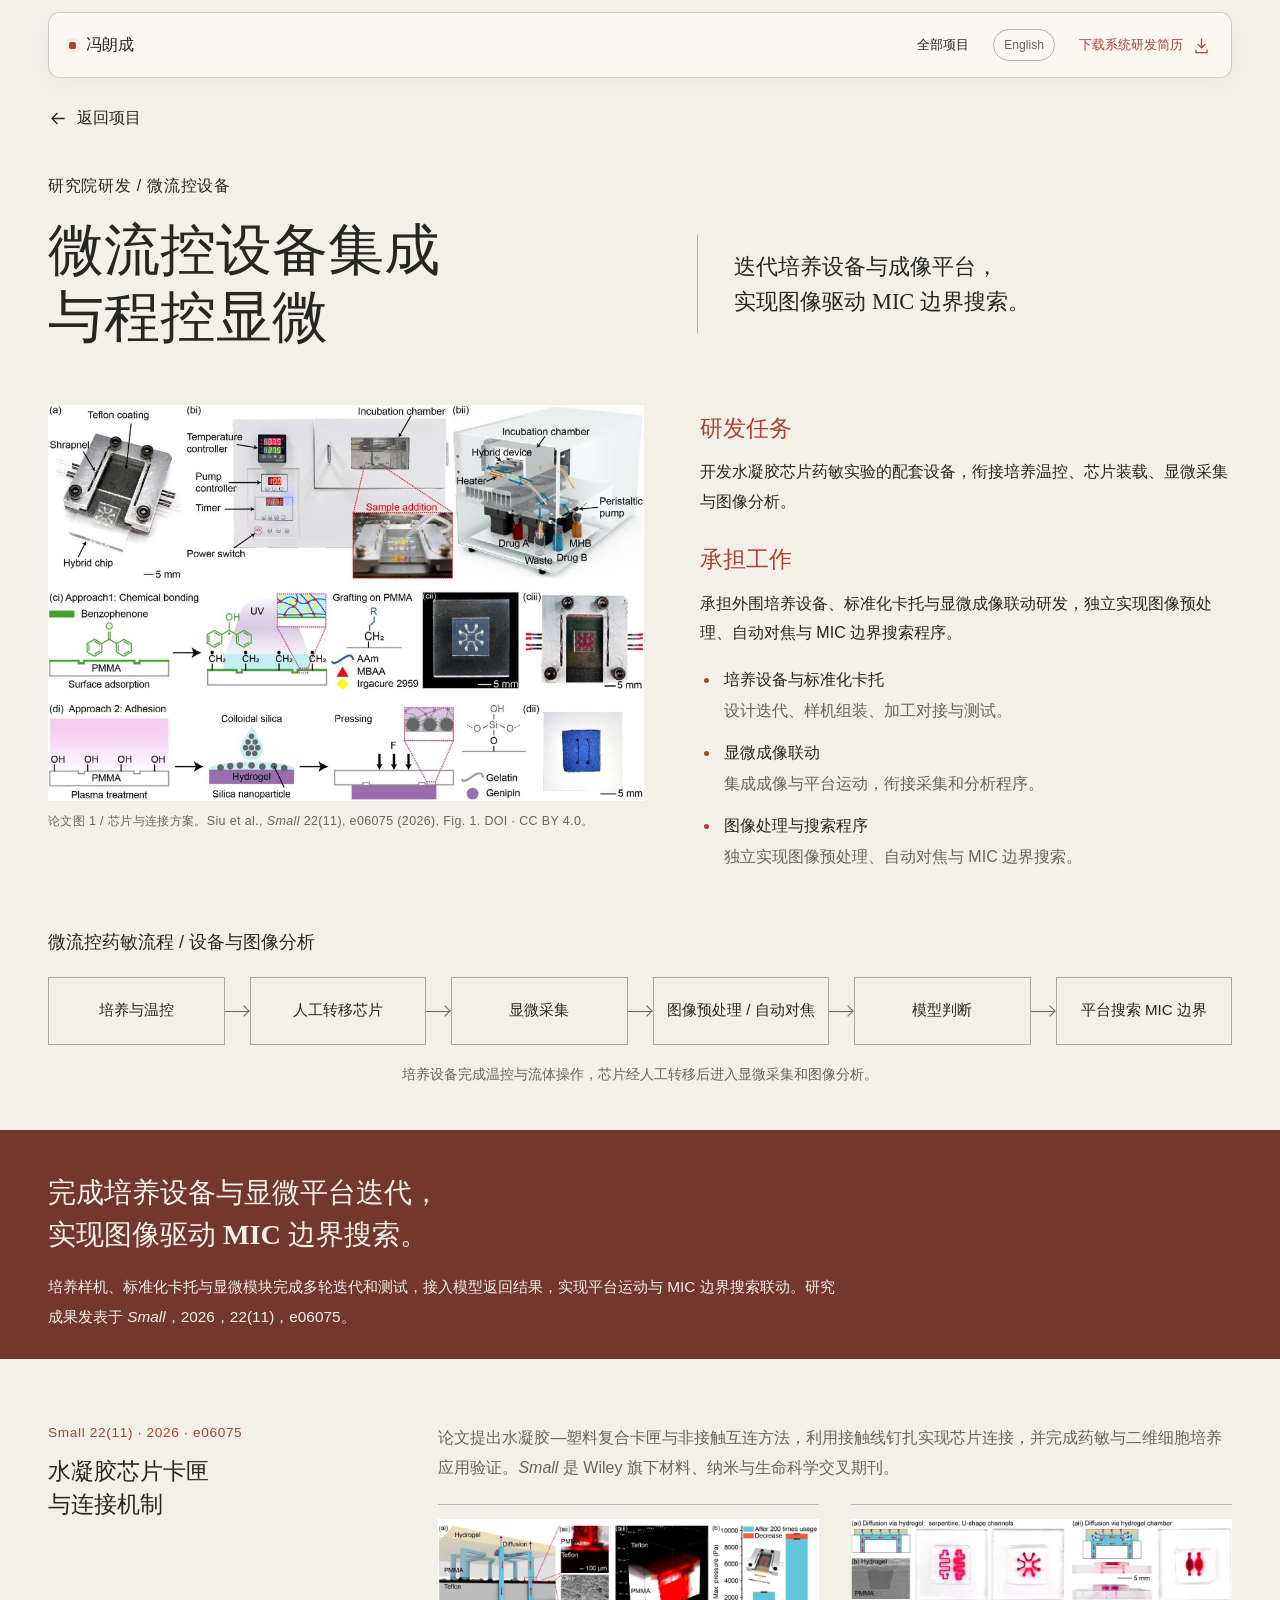
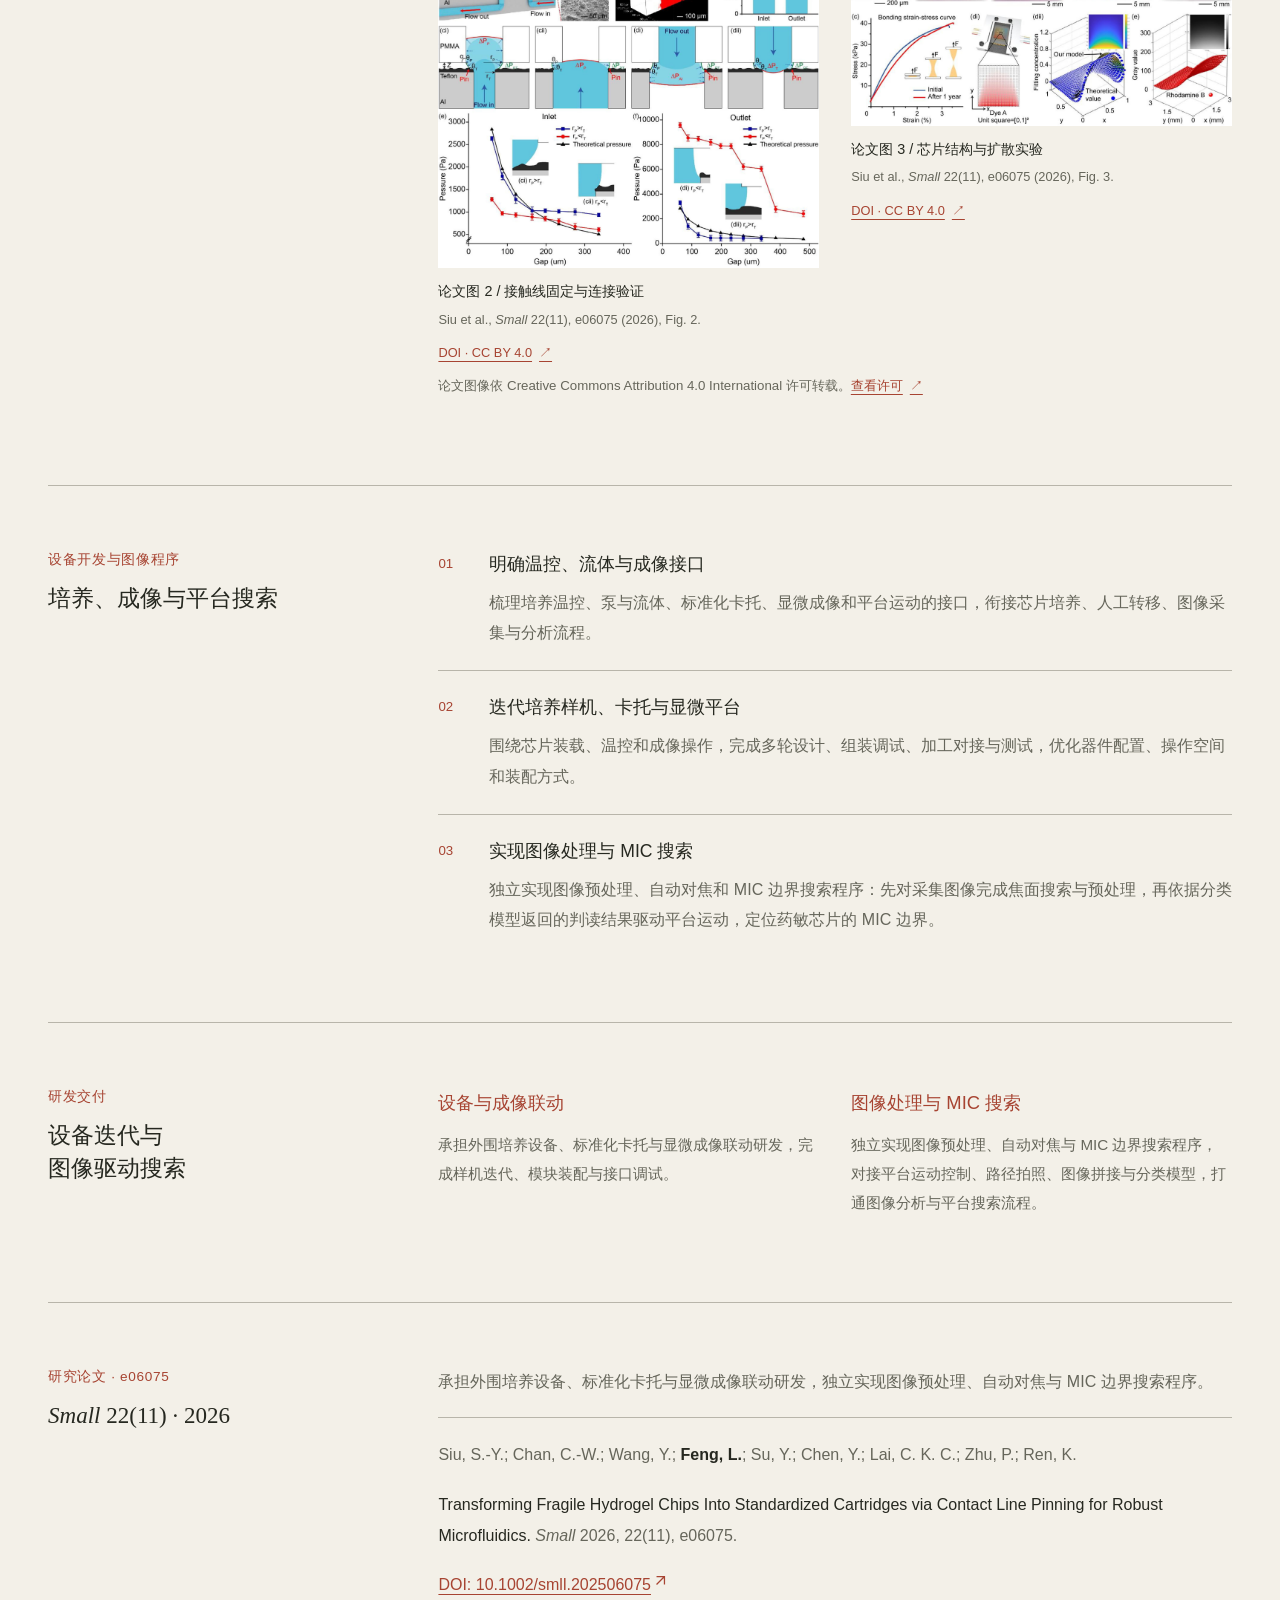
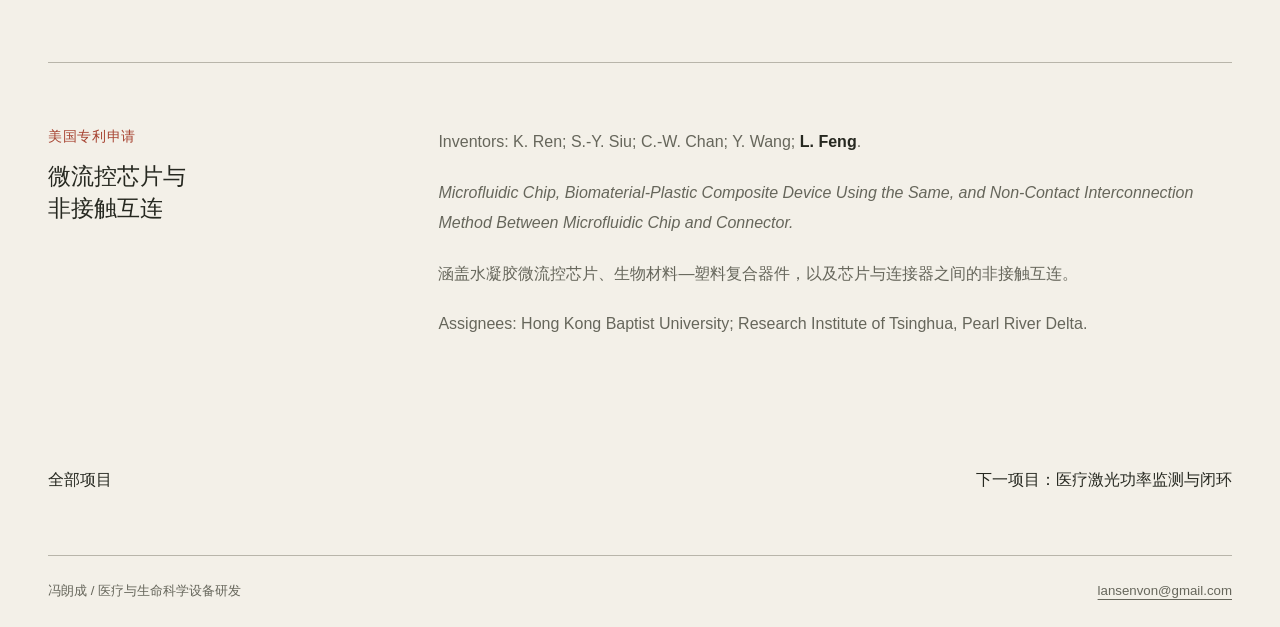
<file: projects/microfluidics-equipment/index.html>
<!doctype html>
<html lang="zh-CN"><head><meta name="robots" content="noindex, nofollow"><meta charset="utf-8"><meta name="viewport" content="width=device-width, initial-scale=1"><title>微流控设备集成与程控显微 · 冯朗成</title><meta name="description" content="承担外围培养设备、标准化卡托与显微成像联动研发，独立实现图像预处理、自动对焦与 MIC 边界搜索程序。"><link rel="stylesheet" href="../../styles/site.css?v=5c388d9ae312"><link rel="stylesheet" href="../../styles/cases.css?v=7f0c67f63427"><script defer src="../../scripts/site-data.js?v=2c5687881a82"></script><script defer src="../../scripts/site.js?v=db20817902a8"></script><script defer src="../../scripts/cases.js?v=5405fb0d4559"></script><link rel="stylesheet" href="../../styles/engineering-paper.css?v=a76efc6d1c22"><link rel="stylesheet" href="../../styles/engineering-pine.css?v=92e0b91a1d40" data-engineering-theme><script defer src="../../scripts/engineering-data.js?v=ee50d8ca5eaa"></script><script defer src="../../scripts/engineering.js?v=87c0dd801426"></script><link rel="stylesheet" href="../../styles/bilingual.css?v=a5f4a707a0c9"></head>
<body class="case-page" data-page="p01" data-root="../../"><a class="skip-link" href="#main">跳到正文</a><header class="site-header wrap"><a class="brand" href="../../?focus=systems" data-home-link>冯朗成</a><nav class="header-links" aria-label="主导航"><a class="text-link" href="../../?focus=systems#projects" data-directory-link>全部项目</a><a class="text-link lang-switch" href="../../en/projects/microfluidics-equipment/" data-lang-switch data-lang-target="../../en/projects/microfluidics-equipment/">English</a><a class="text-link" href="../../assets/resumes/冯朗成_医疗器械系统工程师_简历.pdf" data-resume download><span data-resume-label>下载系统研发简历</span><svg viewBox="0 0 24 24" fill="none" stroke="currentColor" stroke-width="1.6" aria-hidden="true"><path d="M12 3v12m-5-5 5 5 5-5M5 17v4h14v-4"/></svg></a></nav></header>
  <main id="main"><div class="wrap"><a class="case-back text-link" href="../../?focus=systems#projects" data-directory-link data-return-projects><svg viewBox="0 0 24 24" fill="none" stroke="currentColor" stroke-width="1.6" aria-hidden="true"><path d="m12 5-7 7 7 7M5 12h16"/></svg>返回项目</a><div class="case-heading"><p class="case-kicker">研究院研发 / 微流控设备</p><div class="case-title-row"><h1>微流控设备集成<br>与程控显微</h1><p class="case-lede">迭代培养设备与成像平台，<br>实现图像驱动 MIC 边界搜索。</p></div></div>
    <section class="case-overview" aria-label="研发任务与承担工作"><figure class="case-figure paper-source"><img src="../../assets/images/paper-figure-1.jpg" alt="论文图一展示水凝胶芯片、芯片夹具、培养设备与制造方法" width="2051" height="1364"><figcaption>论文图 1 / 芯片与连接方案。Siu et al., <i>Small</i> 22(11), e06075 (2026), Fig. 1. <a href="https://doi.org/10.1002/smll.202506075" target="_blank" rel="noopener noreferrer">DOI</a> · CC BY 4.0。</figcaption></figure><div class="case-role"><h2>研发任务</h2><p>开发水凝胶芯片药敏实验的配套设备，衔接培养温控、芯片装载、显微采集与图像分析。</p><h3>承担工作</h3><p>承担外围培养设备、标准化卡托与显微成像联动研发，独立实现图像预处理、自动对焦与 MIC 边界搜索程序。</p><ul class="role-actions"><li><strong>培养设备与标准化卡托</strong><span>设计迭代、样机组装、加工对接与测试。</span></li><li><strong>显微成像联动</strong><span>集成成像与平台运动，衔接采集和分析程序。</span></li><li><strong>图像处理与搜索程序</strong><span>独立实现图像预处理、自动对焦与 MIC 边界搜索。</span></li></ul></div></section>
    <section class="case-chain" aria-labelledby="micro-chain-title"><h2 id="micro-chain-title">微流控药敏流程 / 设备与图像分析</h2><ol class="chain-list six-nodes"><li>培养与温控</li><li>人工转移芯片</li><li>显微采集</li><li>图像预处理 / 自动对焦</li><li>模型判断</li><li>平台搜索 MIC 边界</li></ol><p class="chain-note">培养设备完成温控与流体操作，芯片经人工转移后进入显微采集和图像分析。</p></section>
  </div>
  <section class="results-band" aria-labelledby="micro-result-title"><div class="wrap"><h2 class="outcome-text" id="micro-result-title">完成培养设备与显微平台迭代，<br>实现图像驱动 MIC 边界搜索。</h2><p class="outcome-note">培养样机、标准化卡托与显微模块完成多轮迭代和测试，接入模型返回结果，实现平台运动与 MIC 边界搜索联动。研究成果发表于 <i lang="en">Small</i>，2026，22(11)，e06075。</p></div></section>
  <div class="wrap"><section class="case-section section-title publication-section" aria-labelledby="publication-figures-title"><h2 id="publication-figures-title"><small>Small 22(11) · 2026 · e06075</small>水凝胶芯片卡匣<br>与连接机制</h2><div class="section-body"><p>论文提出水凝胶—塑料复合卡匣与非接触互连方法，利用接触线钉扎实现芯片连接，并完成药敏与二维细胞培养应用验证。<i lang="en">Small</i> 是 Wiley 旗下材料、纳米与生命科学交叉期刊。</p><div class="paper-gallery">
      <figure class="paper-figure"><img src="../../assets/images/paper-figure-2.jpg" alt="论文图二展示水凝胶芯片的接触线固定机制、显微观察与重复使用验证" width="2051" height="1884"><figcaption><strong>论文图 2 / 接触线固定与连接验证</strong><span>Siu et al., <i>Small</i> 22(11), e06075 (2026), Fig. 2.</span><a href="https://doi.org/10.1002/smll.202506075" target="_blank" rel="noopener noreferrer">DOI · CC BY 4.0 <span aria-hidden="true">↗</span></a></figcaption></figure>
      <figure class="paper-figure"><img src="../../assets/images/paper-figure-3.jpg" alt="论文图三展示芯片通道结构、截面与水凝胶扩散实验结果" width="2051" height="1116"><figcaption><strong>论文图 3 / 芯片结构与扩散实验</strong><span>Siu et al., <i>Small</i> 22(11), e06075 (2026), Fig. 3.</span><a href="https://doi.org/10.1002/smll.202506075" target="_blank" rel="noopener noreferrer">DOI · CC BY 4.0 <span aria-hidden="true">↗</span></a></figcaption></figure>
    </div><p class="figure-license">论文图像依 Creative Commons Attribution 4.0 International 许可转载。<a href="https://creativecommons.org/licenses/by/4.0/" target="_blank" rel="noopener noreferrer">查看许可 <span aria-hidden="true">↗</span></a></p></div></section>
    <section class="case-section section-title" aria-labelledby="micro-method-title"><h2 id="micro-method-title"><small>设备开发与图像程序</small>培养、成像与平台搜索</h2><div class="section-body"><ol class="method-list"><li><div><h3>明确温控、流体与成像接口</h3><p>梳理培养温控、泵与流体、标准化卡托、显微成像和平台运动的接口，衔接芯片培养、人工转移、图像采集与分析流程。</p></div></li><li><div><h3>迭代培养样机、卡托与显微平台</h3><p>围绕芯片装载、温控和成像操作，完成多轮设计、组装调试、加工对接与测试，优化器件配置、操作空间和装配方式。</p></div></li><li><div><h3>实现图像处理与 MIC 搜索</h3><p>独立实现图像预处理、自动对焦和 MIC 边界搜索程序：先对采集图像完成焦面搜索与预处理，再依据分类模型返回的判读结果驱动平台运动，定位药敏芯片的 MIC 边界。</p></div></li></ol></div></section>
    <section class="case-section section-title" aria-labelledby="contribution-title"><h2 id="contribution-title"><small>研发交付</small>设备迭代与<br>图像驱动搜索</h2><div class="section-body contribution-columns"><div><h3>设备与成像联动</h3><p>承担外围培养设备、标准化卡托与显微成像联动研发，完成样机迭代、模块装配与接口调试。</p></div><div><h3>图像处理与 MIC 搜索</h3><p>独立实现图像预处理、自动对焦与 MIC 边界搜索程序，对接平台运动控制、路径拍照、图像拼接与分类模型，打通图像分析与平台搜索流程。</p></div></div></section>
    <section class="case-section section-title" id="paper" aria-labelledby="paper-title">
      <h2 id="paper-title"><small>研究论文 · e06075</small><i lang="en">Small</i> 22(11) · 2026</h2>
      <div class="section-body">
        <p>承担外围培养设备、标准化卡托与显微成像联动研发，独立实现图像预处理、自动对焦与 MIC 边界搜索程序。</p>
        <div class="research-citation">
          <p class="research-authors" lang="en">Siu, S.-Y.; Chan, C.-W.; Wang, Y.; <strong>Feng, L.</strong>; Su, Y.; Chen, Y.; Lai, C. K. C.; Zhu, P.; Ren, K.</p>
          <p lang="en"><cite>Transforming Fragile Hydrogel Chips Into Standardized Cartridges via Contact Line Pinning for Robust Microfluidics.</cite> <i>Small</i> 2026, 22(11), e06075.</p>
          <a class="text-link" href="https://doi.org/10.1002/smll.202506075" target="_blank" rel="noopener noreferrer">DOI: 10.1002/smll.202506075<svg viewBox="0 0 24 24" fill="none" stroke="currentColor" stroke-width="1.6" aria-hidden="true"><path d="M7 17 17 7M7 7h10v10"/></svg></a>
        </div>
      </div>
    </section>
    <section class="case-section section-title" id="patent" aria-labelledby="patent-title">
      <h2 id="patent-title"><small>美国专利申请</small>微流控芯片与<br>非接触互连</h2>
      <div class="section-body">
        <p class="research-authors" lang="en">Inventors: K. Ren; S.-Y. Siu; C.-W. Chan; Y. Wang; <strong>L. Feng</strong>.</p>
        <p lang="en"><cite>Microfluidic Chip, Biomaterial-Plastic Composite Device Using the Same, and Non-Contact Interconnection Method Between Microfluidic Chip and Connector.</cite></p>
        <p>涵盖水凝胶微流控芯片、生物材料—塑料复合器件，以及芯片与连接器之间的非接触互连。</p>
        <p lang="en">Assignees: Hong Kong Baptist University; Research Institute of Tsinghua, Pearl River Delta.</p>
      </div>
    </section>
    <div class="case-navigation"><nav data-case-nav aria-label="继续阅读"><a class="text-link" href="../laser-power-measurement/?focus=systems">上一项目：医疗激光能量探测器</a><a class="text-link" href="../../?focus=systems#projects" data-directory-link>全部项目</a><a class="text-link" href="../laser-optics-fiber/?focus=systems">下一项目：激光系统与光纤耦合</a></nav></div>
  </div></main><footer class="site-footer wrap"><span>冯朗成 / 医疗与生命科学设备研发</span><a href="mailto:lansenvon@gmail.com">lansenvon@gmail.com</a></footer>
</body></html>
</file>
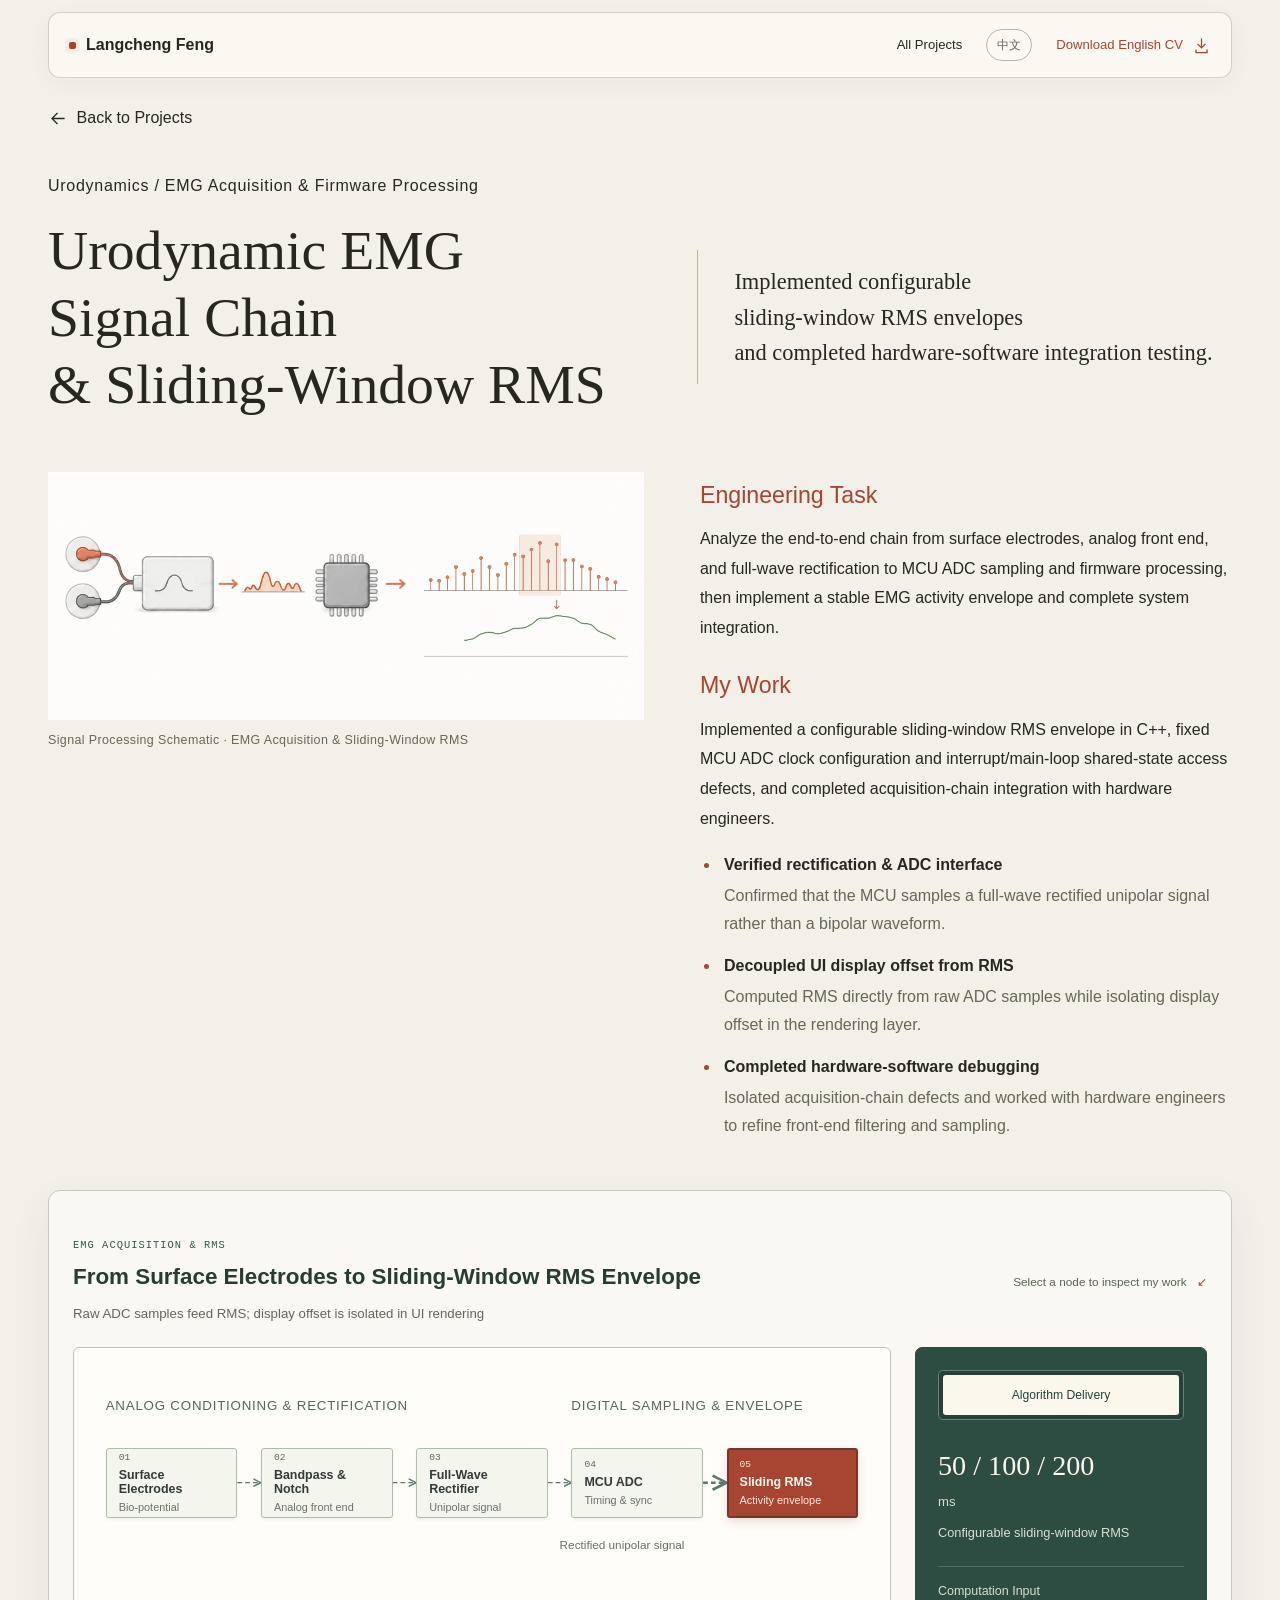
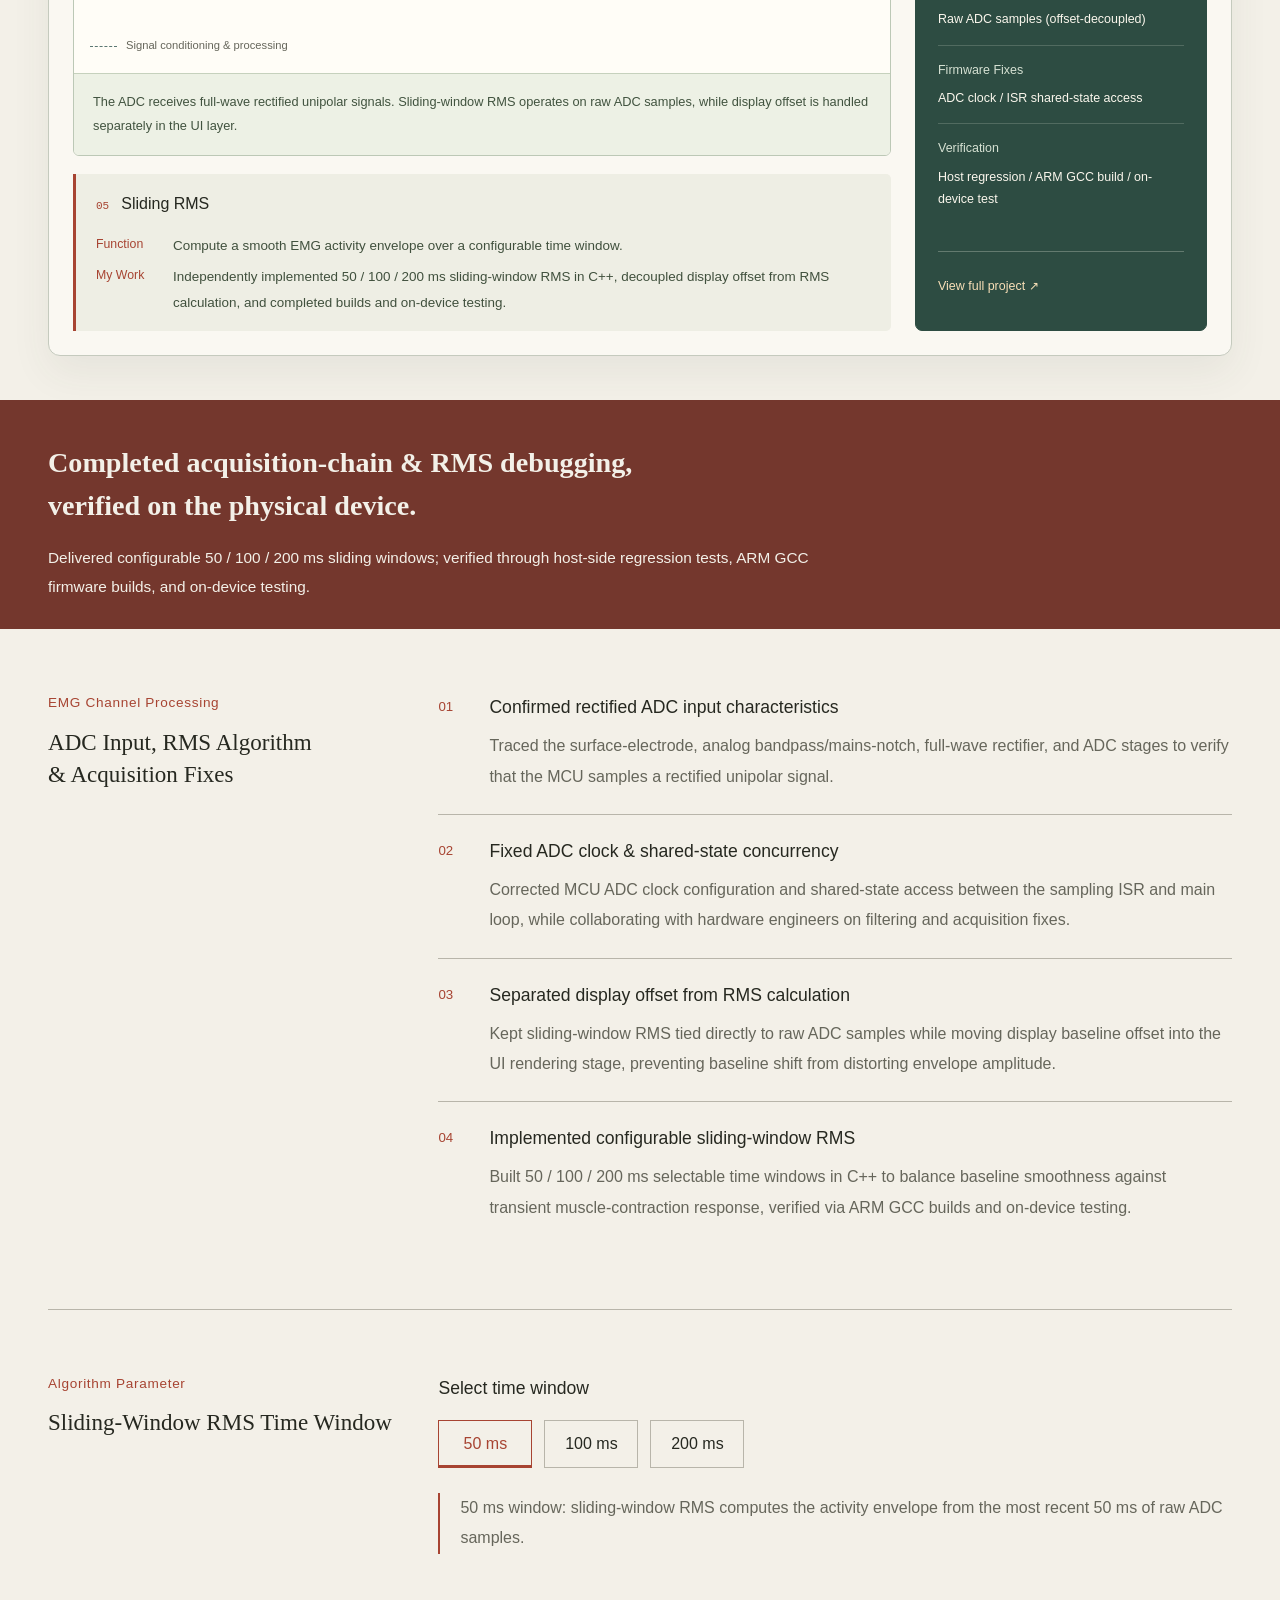
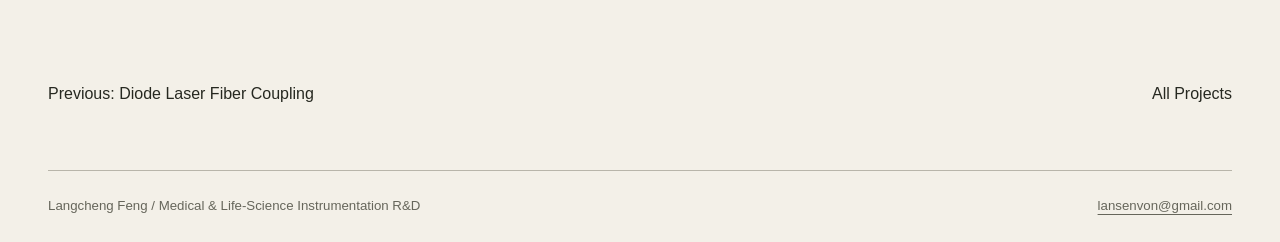
<file: en/projects/emg-signal-processing/index.html>
<!doctype html>
<html lang="en">
<head>
  <meta name="robots" content="noindex, nofollow">
  <meta charset="utf-8">
  <meta name="viewport" content="width=device-width, initial-scale=1">
  <title>Urodynamic EMG Signal Chain &amp; Sliding-Window RMS · Langcheng Feng</title>
  <meta name="description" content="Implemented configurable 50/100/200 ms sliding-window RMS activity envelopes for a urodynamic EMG channel, fixed MCU ADC clock and shared-state defects, and completed on-device integration testing.">
  <link rel="stylesheet" href="../../../styles/site.css?v=5c388d9ae312">
  <link rel="stylesheet" href="../../../styles/cases.css?v=7f0c67f63427">
  <link rel="stylesheet" href="../../../styles/engineering-paper.css?v=a76efc6d1c22">
  <link rel="stylesheet" href="../../../styles/engineering-pine.css?v=92e0b91a1d40" data-engineering-theme>
  <link rel="stylesheet" href="../../../styles/bilingual.css?v=a5f4a707a0c9">
  <script defer src="../../../scripts/site-data.en.js?v=5a8f6418a692"></script>
  <script defer src="../../../scripts/site.js?v=db20817902a8"></script>
  <script defer src="../../../scripts/cases.js?v=5405fb0d4559"></script>
  <script defer src="../../../scripts/engineering-data.en.js?v=8c767357afe4"></script>
  <script defer src="../../../scripts/engineering.js?v=87c0dd801426"></script>
</head>
<body class="case-page" data-page="p09" data-root="../../../" data-page-root="../../">
  <a class="skip-link" href="#main">Skip to content</a>
  <header class="site-header wrap">
    <a class="brand" href="../../?focus=systems" data-home-link>Langcheng Feng</a>
    <nav class="header-links" aria-label="Primary navigation">
      <a class="text-link" href="../../?focus=systems#projects" data-directory-link>All Projects</a>
      <a class="text-link lang-switch" href="../../../projects/emg-signal-processing/" data-lang-switch data-lang-target="../../../projects/emg-signal-processing/">中文</a>
      <a class="text-link" href="../../../assets/resumes/Langcheng_Feng_CV_Medical_Device_Systems_Engineer.pdf" data-resume download>
        <span data-resume-label>Download English CV</span>
        <svg viewBox="0 0 24 24" fill="none" stroke="currentColor" stroke-width="1.6" aria-hidden="true"><path d="M12 3v12m-5-5 5 5 5-5M5 17v4h14v-4"/></svg>
      </a>
    </nav>
  </header>

  <main id="main">
    <div class="wrap">
      <a class="case-back text-link" href="../../?focus=systems#projects" data-directory-link data-return-projects>
        <svg viewBox="0 0 24 24" fill="none" stroke="currentColor" stroke-width="1.6" aria-hidden="true"><path d="m12 5-7 7 7 7M5 12h16"/></svg>Back to Projects
      </a>
      <div class="case-heading">
        <p class="case-kicker">Urodynamics / EMG Acquisition &amp; Firmware Processing</p>
        <div class="case-title-row">
          <h1>Urodynamic EMG Signal Chain<br>&amp; Sliding-Window RMS</h1>
          <p class="case-lede">Implemented configurable sliding-window RMS envelopes<br>and completed hardware-software integration testing.</p>
        </div>
      </div>

      <section class="case-overview" aria-label="Engineering task and my work">
        <figure class="case-figure case-diagram">
          <img src="../../../assets/images/concept/emg-acquisition-sliding-rms-concept.webp" alt="EMG signal processing schematic: surface electrodes and analog front end, full-wave rectified unipolar waveform, discrete ADC sampling, and sliding-window RMS activity envelope." width="2100" height="875">
          <figcaption>Signal Processing Schematic · EMG Acquisition &amp; Sliding-Window RMS</figcaption>
        </figure>
        <div class="case-role">
          <h2>Engineering Task</h2>
          <p>Analyze the end-to-end chain from surface electrodes, analog front end, and full-wave rectification to MCU ADC sampling and firmware processing, then implement a stable EMG activity envelope and complete system integration.</p>
          <h3>My Work</h3>
          <p>Implemented a configurable sliding-window RMS envelope in C++, fixed MCU ADC clock configuration and interrupt/main-loop shared-state access defects, and completed acquisition-chain integration with hardware engineers.</p>
          <ul class="role-actions">
            <li><strong>Verified rectification &amp; ADC interface</strong><span>Confirmed that the MCU samples a full-wave rectified unipolar signal rather than a bipolar waveform.</span></li>
            <li><strong>Decoupled UI display offset from RMS</strong><span>Computed RMS directly from raw ADC samples while isolating display offset in the rendering layer.</span></li>
            <li><strong>Completed hardware-software debugging</strong><span>Isolated acquisition-chain defects and worked with hardware engineers to refine front-end filtering and sampling.</span></li>
          </ul>
        </div>
      </section>

      <div class="case-engineering" data-engineering="emg">
        <div class="engineering-mount">
          <section class="case-chain" aria-labelledby="emg-chain-title">
            <h2 id="emg-chain-title">EMG Acquisition &amp; Processing Chain</h2>
            <ol class="chain-list">
              <li>Surface Electrodes</li>
              <li>Bandpass / Mains Notch</li>
              <li>Full-Wave Rectifier</li>
              <li>MCU ADC</li>
              <li>Sliding-Window RMS Envelope</li>
            </ol>
            <p class="chain-note">The MCU receives a rectified unipolar signal; RMS operates on raw ADC samples.</p>
          </section>
        </div>
      </div>
    </div>

    <section class="results-band" aria-labelledby="emg-result-title">
      <div class="wrap">
        <h2 class="outcome-text" id="emg-result-title">Completed acquisition-chain &amp; RMS debugging,<br>verified on the physical device.</h2>
        <p class="outcome-note">Delivered configurable 50 / 100 / 200 ms sliding windows; verified through host-side regression tests, ARM GCC firmware builds, and on-device testing.</p>
      </div>
    </section>

    <div class="wrap">
      <section class="case-section section-title" aria-labelledby="emg-method-title">
        <h2 id="emg-method-title"><small>EMG Channel Processing</small>ADC Input, RMS Algorithm &amp; Acquisition Fixes</h2>
        <div class="section-body">
          <ol class="method-list">
            <li><div><h3>Confirmed rectified ADC input characteristics</h3><p>Traced the surface-electrode, analog bandpass/mains-notch, full-wave rectifier, and ADC stages to verify that the MCU samples a rectified unipolar signal.</p></div></li>
            <li><div><h3>Fixed ADC clock &amp; shared-state concurrency</h3><p>Corrected MCU ADC clock configuration and shared-state access between the sampling ISR and main loop, while collaborating with hardware engineers on filtering and acquisition fixes.</p></div></li>
            <li><div><h3>Separated display offset from RMS calculation</h3><p>Kept sliding-window RMS tied directly to raw ADC samples while moving display baseline offset into the UI rendering stage, preventing baseline shift from distorting envelope amplitude.</p></div></li>
            <li><div><h3>Implemented configurable sliding-window RMS</h3><p>Built 50 / 100 / 200 ms selectable time windows in C++ to balance baseline smoothness against transient muscle-contraction response, verified via ARM GCC builds and on-device testing.</p></div></li>
          </ol>
        </div>
      </section>

      <section class="case-section section-title" aria-labelledby="rms-title">
        <h2 id="rms-title"><small>Algorithm Parameter</small>Sliding-Window RMS Time Window</h2>
        <div class="section-body">
          <fieldset class="rms-choice">
            <legend>Select time window</legend>
            <div class="window-controls">
              <label><input type="radio" name="rms-window" value="50" checked><span>50 ms</span></label>
              <label><input type="radio" name="rms-window" value="100"><span>100 ms</span></label>
              <label><input type="radio" name="rms-window" value="200"><span>200 ms</span></label>
            </div>
          </fieldset>
          <p class="window-description" data-window-description aria-live="polite">50 ms window: sliding-window RMS computes the activity envelope from the most recent 50 ms of raw ADC samples.</p>
        </div>
      </section>

      <div class="case-navigation">
        <nav data-case-nav aria-label="Continue reading">
          <a class="text-link" href="../laser-optics-fiber/?focus=systems">Previous: Thulium &amp; Diode Laser Integration</a>
          <a class="text-link" href="../../?focus=systems#projects" data-directory-link>All Projects</a>
        </nav>
      </div>
    </div>
  </main>

  <footer class="site-footer wrap">
    <span>Langcheng Feng / Medical &amp; Life-Science Instrumentation R&amp;D</span>
    <a href="mailto:lansenvon@gmail.com">lansenvon@gmail.com</a>
  </footer>
</body>
</html>
</file>
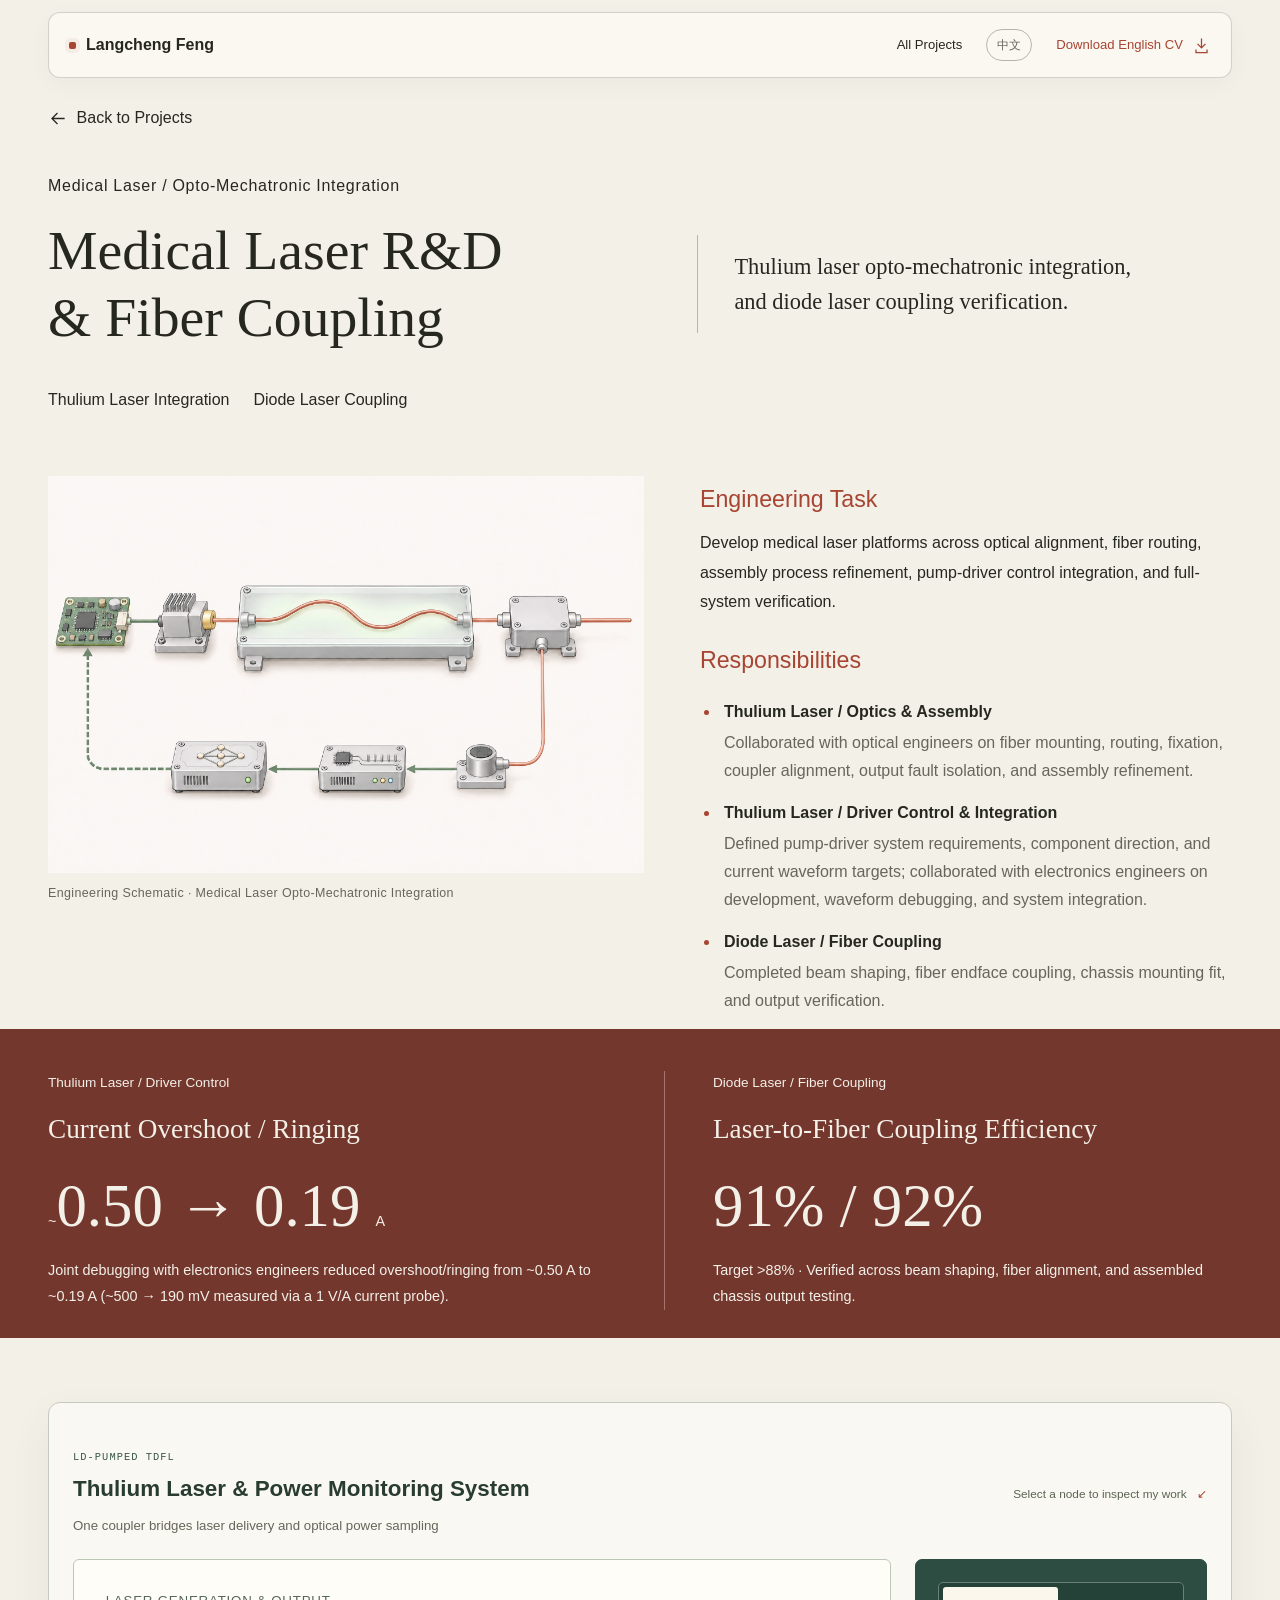
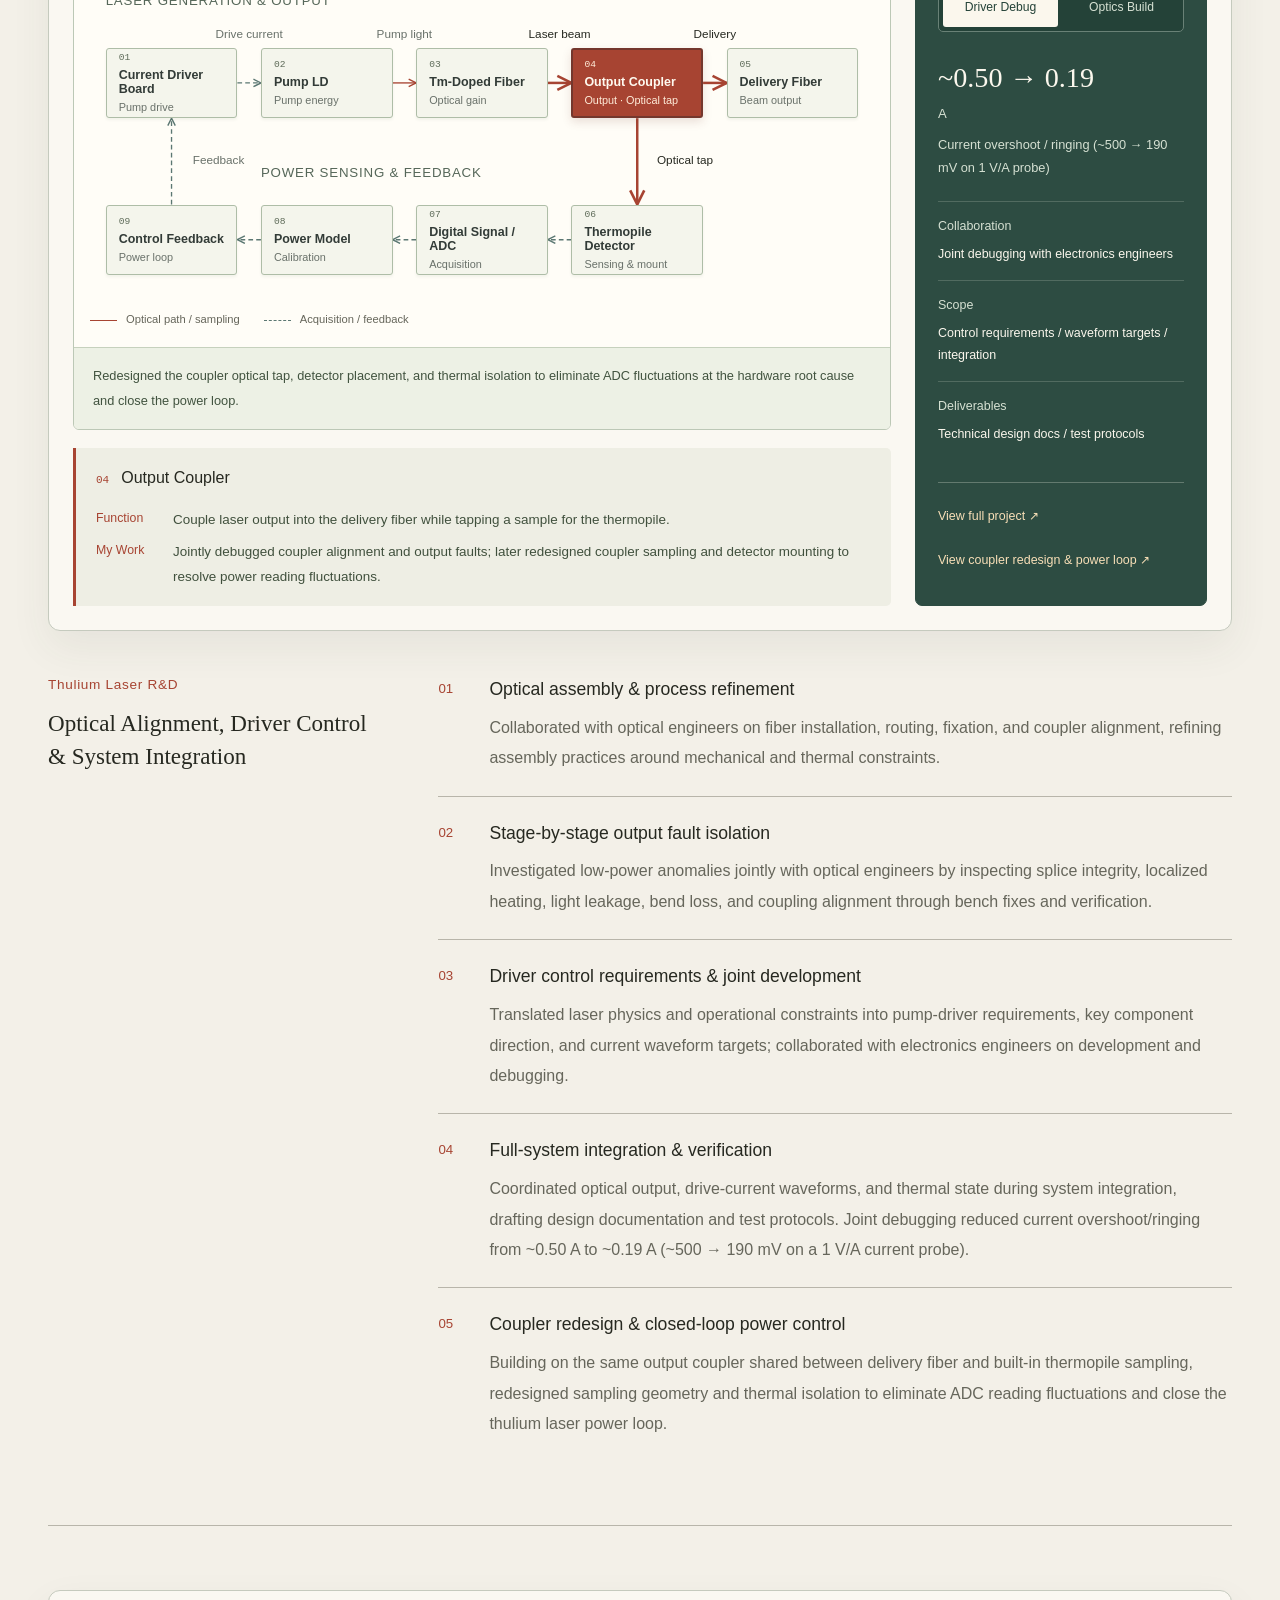
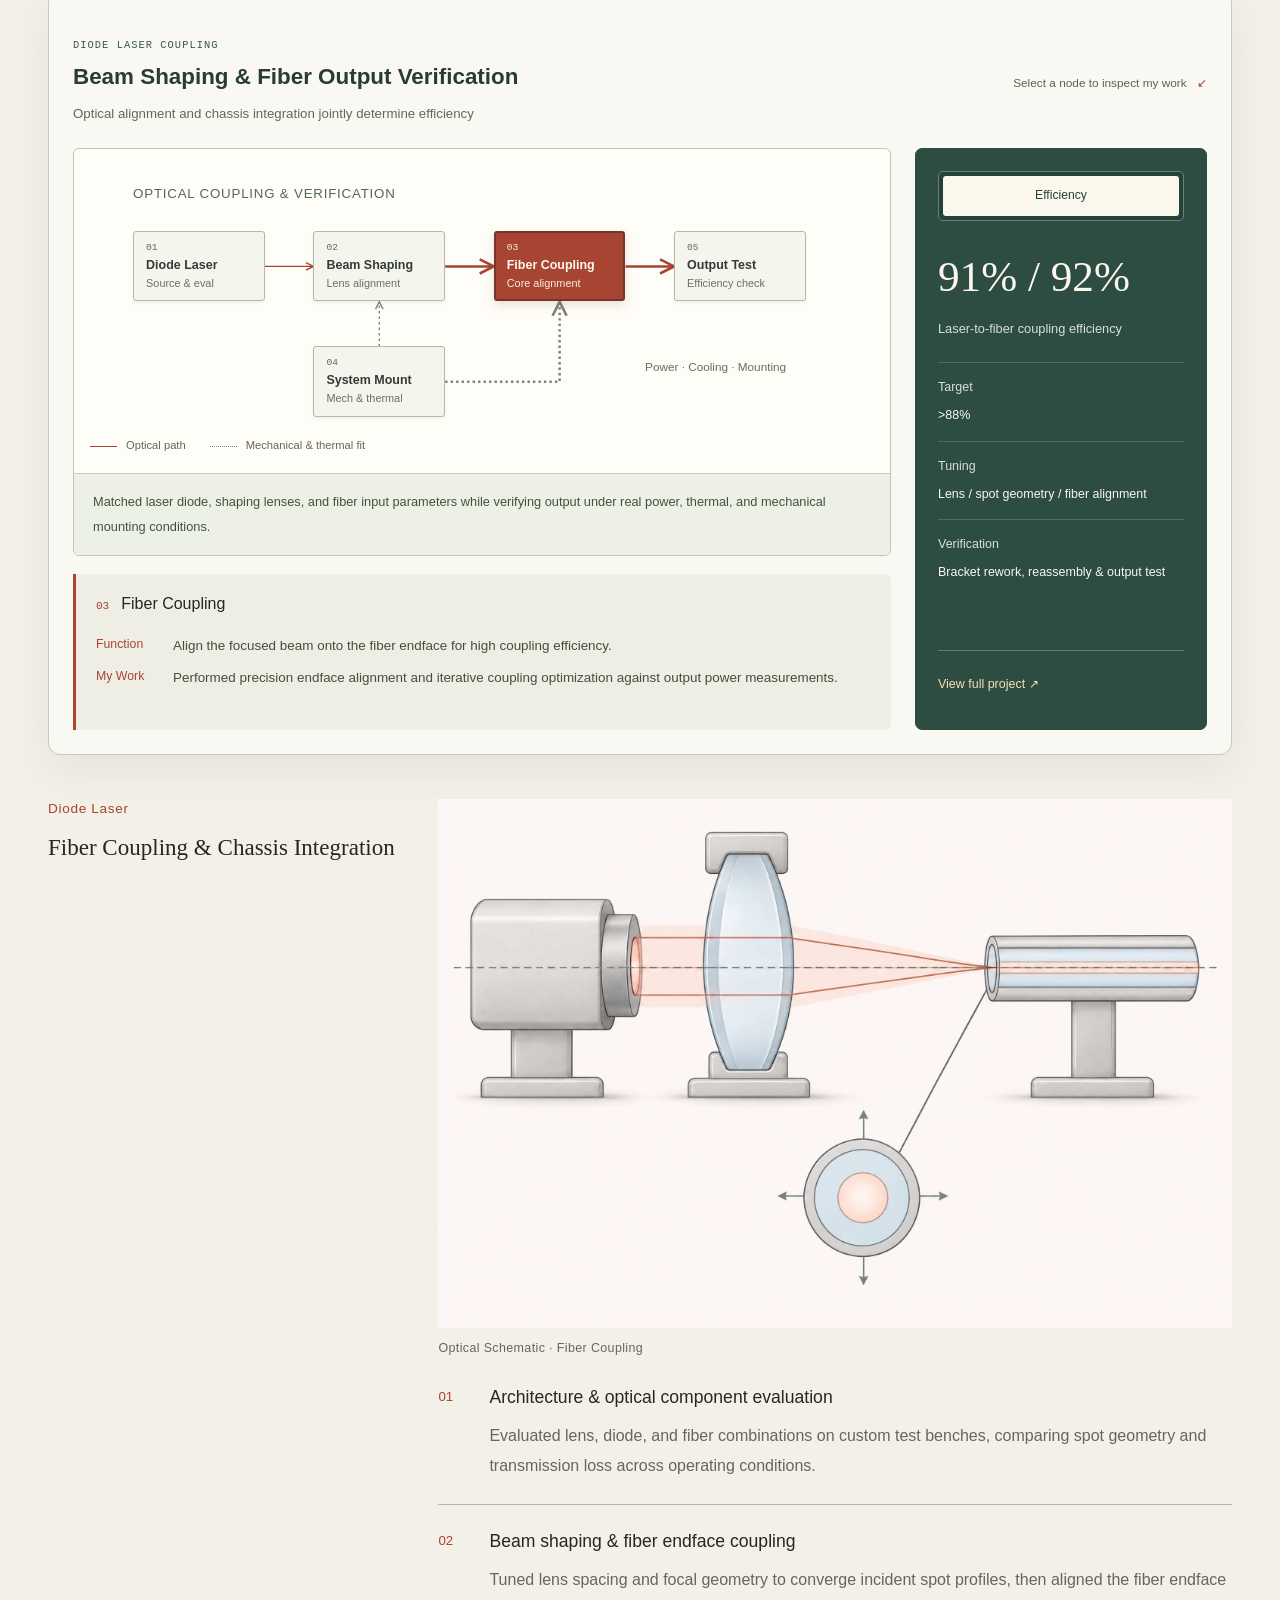
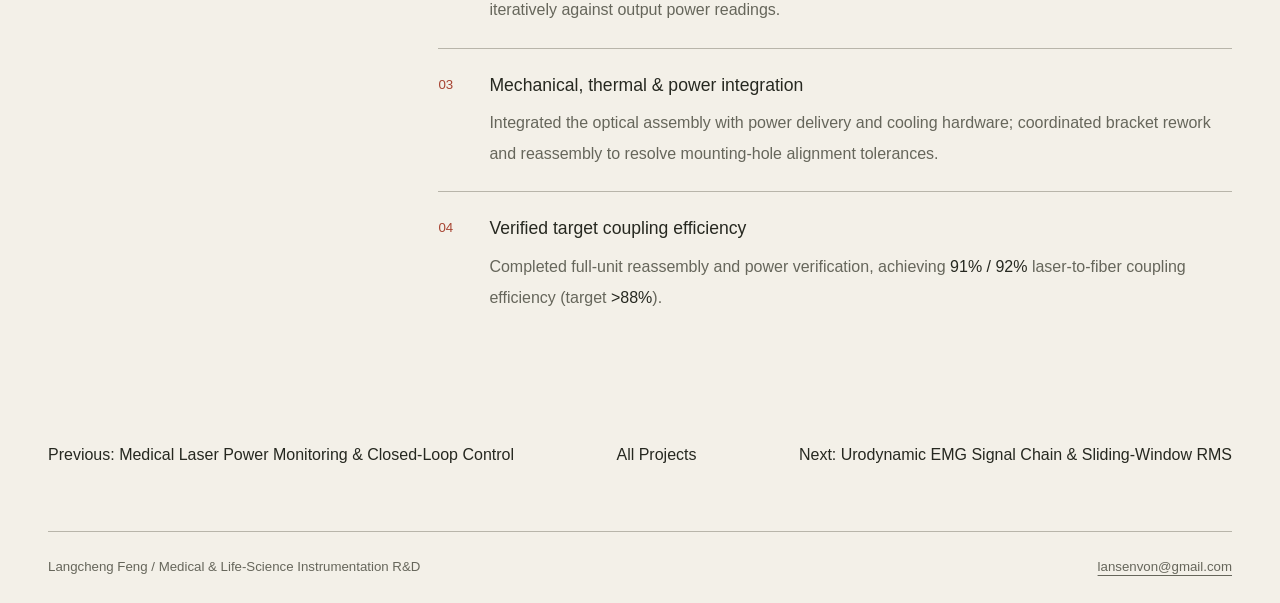
<file: en/projects/laser-optics-fiber/index.html>
<!doctype html>
<html lang="en">
<head>
  <meta name="robots" content="noindex, nofollow">
  <meta charset="utf-8">
  <meta name="viewport" content="width=device-width, initial-scale=1">
  <title>Medical Laser R&amp;D &amp; Fiber Coupling · Langcheng Feng</title>
  <meta name="description" content="Thulium laser opto-mechatronic integration (optical alignment, fiber routing, assembly refinement, pump-driver debugging) and diode laser fiber-coupling verification (91% / 92%).">
  <link rel="stylesheet" href="../../../styles/site.css?v=5c388d9ae312">
  <link rel="stylesheet" href="../../../styles/cases.css?v=7f0c67f63427">
  <link rel="stylesheet" href="../../../styles/direction-heroes.css?v=c6fbf5c588a1">
  <link rel="stylesheet" href="../../../styles/engineering-paper.css?v=a76efc6d1c22">
  <link rel="stylesheet" href="../../../styles/engineering-pine.css?v=92e0b91a1d40" data-engineering-theme>
  <link rel="stylesheet" href="../../../styles/bilingual.css?v=a5f4a707a0c9">
  <script defer src="../../../scripts/site-data.en.js?v=5a8f6418a692"></script>
  <script defer src="../../../scripts/site.js?v=db20817902a8"></script>
  <script defer src="../../../scripts/cases.js?v=5405fb0d4559"></script>
  <script defer src="../../../scripts/engineering-data.en.js?v=8c767357afe4"></script>
  <script defer src="../../../scripts/engineering.js?v=87c0dd801426"></script>
</head>
<body class="case-page" data-page="p04-p05" data-root="../../../" data-page-root="../../">
  <a class="skip-link" href="#main">Skip to content</a>
  <header class="site-header wrap">
    <a class="brand" href="../../?focus=systems" data-home-link>Langcheng Feng</a>
    <nav class="header-links" aria-label="Primary navigation">
      <a class="text-link" href="../../?focus=systems#projects" data-directory-link>All Projects</a>
      <a class="text-link lang-switch" href="../../../projects/laser-optics-fiber/" data-lang-switch data-lang-target="../../../projects/laser-optics-fiber/">中文</a>
      <a class="text-link" href="../../../assets/resumes/Langcheng_Feng_CV_Medical_Device_Systems_Engineer.pdf" data-resume download>
        <span data-resume-label>Download English CV</span>
        <svg viewBox="0 0 24 24" fill="none" stroke="currentColor" stroke-width="1.6" aria-hidden="true"><path d="M12 3v12m-5-5 5 5 5-5M5 17v4h14v-4"/></svg>
      </a>
    </nav>
  </header>

  <main id="main">
    <div class="wrap">
      <a class="case-back text-link" href="../../?focus=systems#projects" data-directory-link data-return-projects>
        <svg viewBox="0 0 24 24" fill="none" stroke="currentColor" stroke-width="1.6" aria-hidden="true"><path d="m12 5-7 7 7 7M5 12h16"/></svg>Back to Projects
      </a>
      <div class="case-heading">
        <p class="case-kicker">Medical Laser / Opto-Mechatronic Integration</p>
        <div class="case-title-row">
          <h1>Medical Laser R&amp;D<br>&amp; Fiber Coupling</h1>
          <p class="case-lede">Thulium laser opto-mechatronic integration,<br>and diode laser coupling verification.</p>
        </div>
        <nav class="case-jumps" aria-label="On this page">
          <a class="text-link" href="#thulium-laser">Thulium Laser Integration</a>
          <a class="text-link" href="#diode-laser">Diode Laser Coupling</a>
        </nav>
      </div>

      <section class="case-overview" aria-label="Engineering task and responsibilities">
        <figure class="case-figure case-diagram">
          <img src="../../../assets/images/concept/thulium-laser-integration-concept.webp" alt="Engineering schematic of an LD-pumped thulium-doped fiber laser system." width="2100" height="1400">
          <figcaption>Engineering Schematic · Medical Laser Opto-Mechatronic Integration</figcaption>
        </figure>
        <div class="case-role">
          <h2>Engineering Task</h2>
          <p>Develop medical laser platforms across optical alignment, fiber routing, assembly process refinement, pump-driver control integration, and full-system verification.</p>
          <h3>Responsibilities</h3>
          <ul class="role-actions">
            <li><strong>Thulium Laser / Optics &amp; Assembly</strong><span>Collaborated with optical engineers on fiber mounting, routing, fixation, coupler alignment, output fault isolation, and assembly refinement.</span></li>
            <li><strong>Thulium Laser / Driver Control &amp; Integration</strong><span>Defined pump-driver system requirements, component direction, and current waveform targets; collaborated with electronics engineers on development, waveform debugging, and system integration.</span></li>
            <li><strong>Diode Laser / Fiber Coupling</strong><span>Completed beam shaping, fiber endface coupling, chassis mounting fit, and output verification.</span></li>
          </ul>
        </div>
      </section>
    </div>

    <section class="results-band" aria-label="Results across both laser projects">
      <div class="wrap laser-results">
        <article>
          <p class="result-id">Thulium Laser / Driver Control</p>
          <h2>Current Overshoot / Ringing</h2>
          <p class="result-value"><small>~</small>0.50 → 0.19 <small>A</small></p>
          <p>Joint debugging with electronics engineers reduced overshoot/ringing from ~0.50 A to ~0.19 A (~500 → 190 mV measured via a 1 V/A current probe).</p>
        </article>
        <article>
          <p class="result-id">Diode Laser / Fiber Coupling</p>
          <h2>Laser-to-Fiber Coupling Efficiency</h2>
          <p class="result-value">91% / 92%</p>
          <p>Target &gt;88% · Verified across beam shaping, fiber alignment, and assembled chassis output testing.</p>
        </article>
      </div>
    </section>

    <div class="wrap">
      <section class="case-section laser-chapter" id="thulium-laser" aria-labelledby="thulium-laser-title">
        <div class="case-engineering" data-engineering="thulium">
          <div class="engineering-mount"><p>Current Driver → Pump LD → Tm-Doped Fiber → Output Coupler → Delivery Fiber</p></div>
        </div>
        <div class="section-title">
          <h2 id="thulium-laser-title"><small>Thulium Laser R&amp;D</small>Optical Alignment, Driver Control<br>&amp; System Integration</h2>
          <div class="section-body">
            <ol class="method-list">
              <li><div><h3>Optical assembly &amp; process refinement</h3><p>Collaborated with optical engineers on fiber installation, routing, fixation, and coupler alignment, refining assembly practices around mechanical and thermal constraints.</p></div></li>
              <li><div><h3>Stage-by-stage output fault isolation</h3><p>Investigated low-power anomalies jointly with optical engineers by inspecting splice integrity, localized heating, light leakage, bend loss, and coupling alignment through bench fixes and verification.</p></div></li>
              <li><div><h3>Driver control requirements &amp; joint development</h3><p>Translated laser physics and operational constraints into pump-driver requirements, key component direction, and current waveform targets; collaborated with electronics engineers on development and debugging.</p></div></li>
              <li><div><h3>Full-system integration &amp; verification</h3><p>Coordinated optical output, drive-current waveforms, and thermal state during system integration, drafting design documentation and test protocols. Joint debugging reduced current overshoot/ringing from ~0.50 A to ~0.19 A (~500 → 190 mV on a 1 V/A current probe).</p></div></li>
              <li><div><h3>Coupler redesign &amp; closed-loop power control</h3><p>Building on the same output coupler shared between delivery fiber and built-in thermopile sampling, redesigned sampling geometry and thermal isolation to eliminate ADC reading fluctuations and close the thulium laser power loop.</p></div></li>
            </ol>
          </div>
        </div>
      </section>

      <section class="case-section laser-chapter" id="diode-laser" aria-labelledby="diode-laser-title">
        <div class="case-engineering" data-engineering="coupling">
          <div class="engineering-mount"><p>Evaluation → Beam Shaping → Fiber Coupling → System Mount → Output Test</p></div>
        </div>
        <div class="section-title">
          <h2 id="diode-laser-title"><small>Diode Laser</small>Fiber Coupling &amp; Chassis Integration</h2>
          <div class="section-body">
            <figure class="laser-case-figure">
              <img src="../../../assets/images/concept/semiconductor-fiber-coupling-concept.webp" alt="Optical schematic showing diode laser, focusing lens, and fiber endface alignment." width="2100" height="1400">
              <figcaption>Optical Schematic · Fiber Coupling</figcaption>
            </figure>
            <ol class="method-list">
              <li><div><h3>Architecture &amp; optical component evaluation</h3><p>Evaluated lens, diode, and fiber combinations on custom test benches, comparing spot geometry and transmission loss across operating conditions.</p></div></li>
              <li><div><h3>Beam shaping &amp; fiber endface coupling</h3><p>Tuned lens spacing and focal geometry to converge incident spot profiles, then aligned the fiber endface iteratively against output power readings.</p></div></li>
              <li><div><h3>Mechanical, thermal &amp; power integration</h3><p>Integrated the optical assembly with power delivery and cooling hardware; coordinated bracket rework and reassembly to resolve mounting-hole alignment tolerances.</p></div></li>
              <li><div><h3>Verified target coupling efficiency</h3><p>Completed full-unit reassembly and power verification, achieving <strong>91% / 92%</strong> laser-to-fiber coupling efficiency (target <strong>&gt;88%</strong>).</p></div></li>
            </ol>
          </div>
        </div>
      </section>

      <div class="case-navigation">
        <nav data-case-nav aria-label="Continue reading">
          <a class="text-link" href="../microfluidics-equipment/?focus=systems">Previous: Microfluidic Equipment &amp; Automated Microscopy</a>
          <a class="text-link" href="../../?focus=systems#projects" data-directory-link>All Projects</a>
          <a class="text-link" href="../emg-signal-processing/?focus=systems">Next: Urodynamic EMG Signal Chain</a>
        </nav>
      </div>
    </div>
  </main>

  <footer class="site-footer wrap">
    <span>Langcheng Feng / Medical &amp; Life-Science Instrumentation R&amp;D</span>
    <a href="mailto:lansenvon@gmail.com">lansenvon@gmail.com</a>
  </footer>
</body>
</html>
</file>
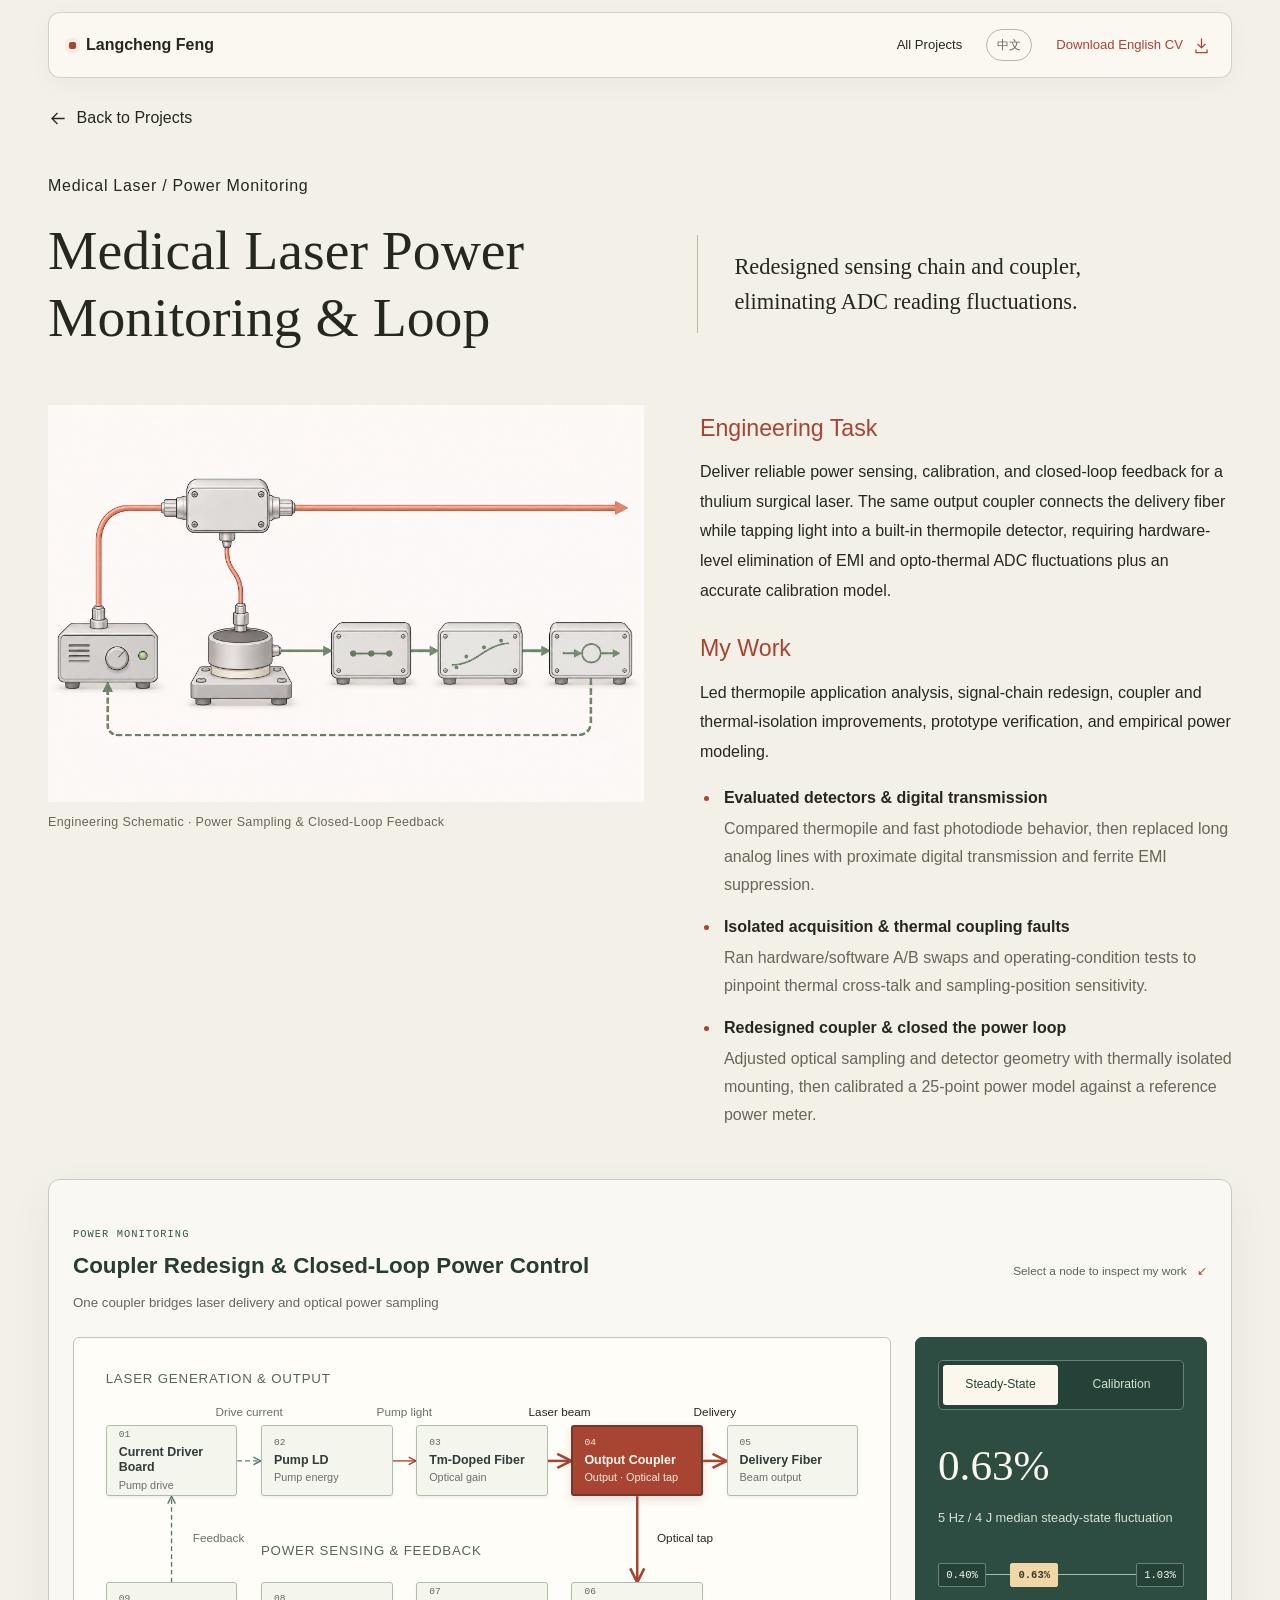
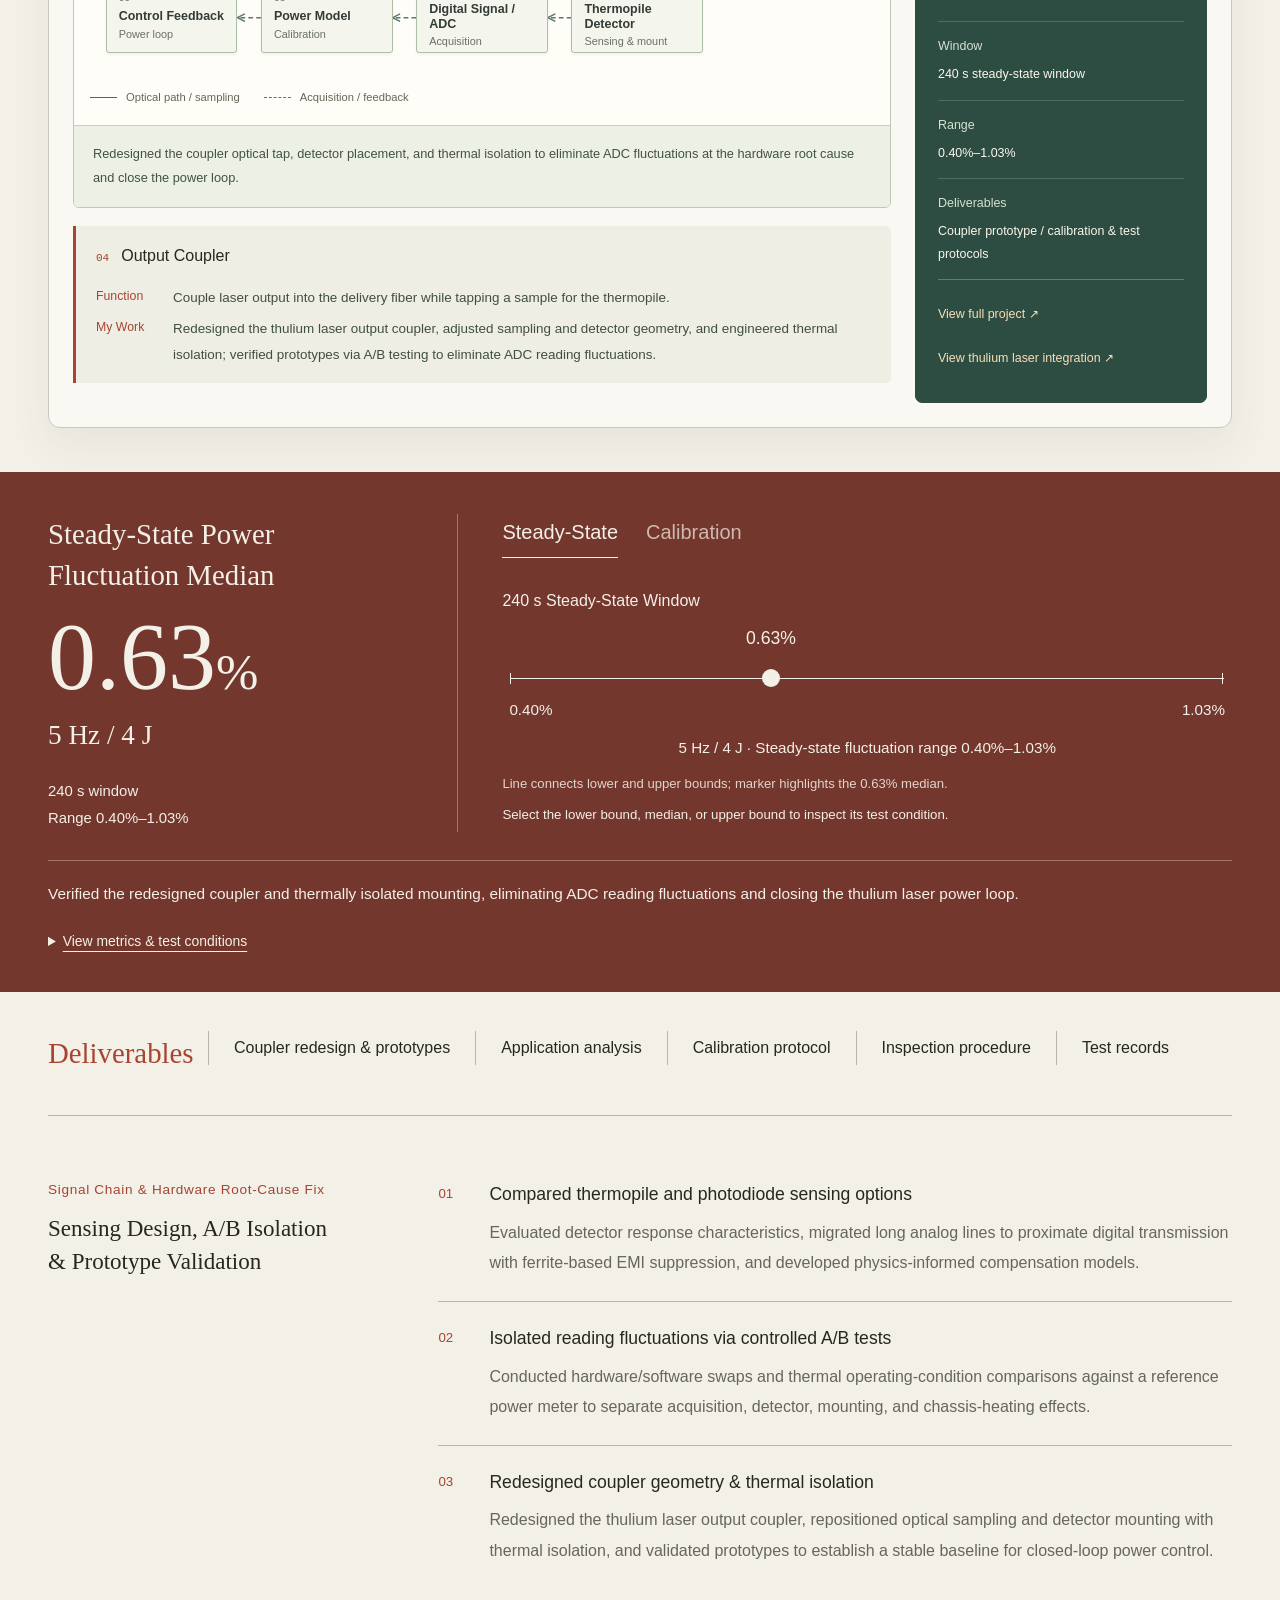
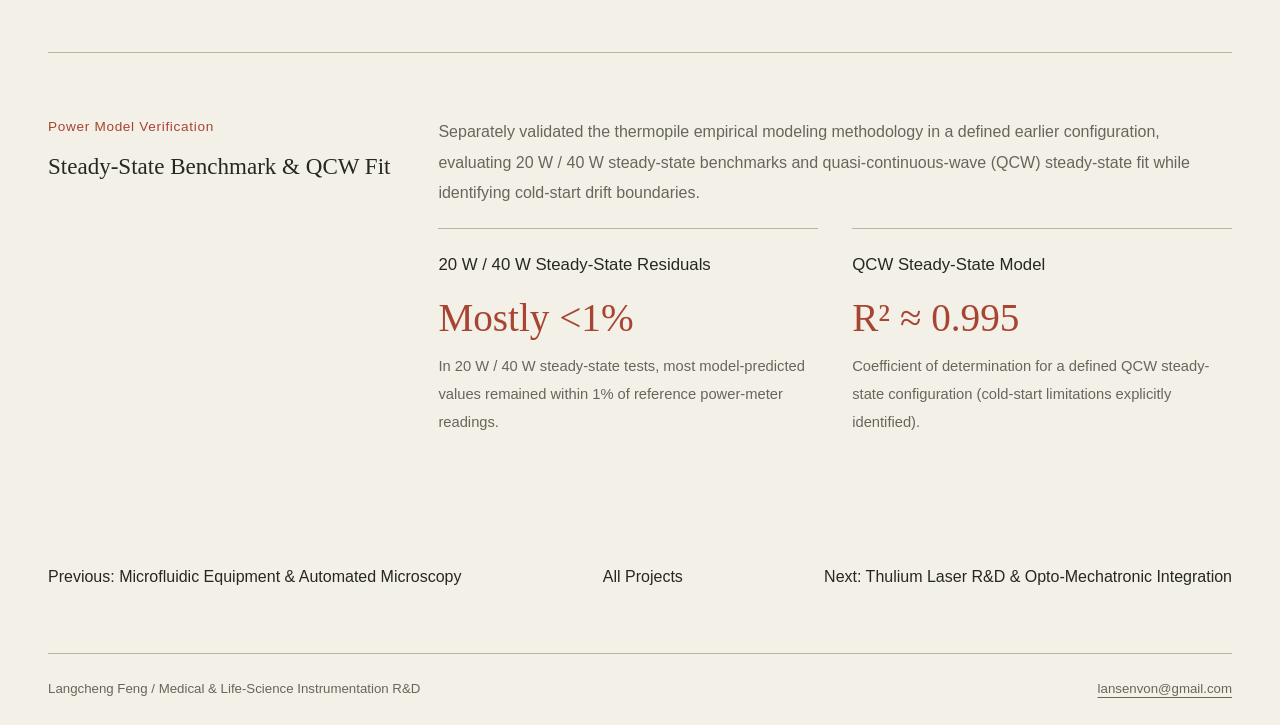
<file: en/projects/laser-power-measurement/index.html>
<!doctype html>
<html lang="en">
<head>
  <meta name="robots" content="noindex, nofollow">
  <meta charset="utf-8">
  <meta name="viewport" content="width=device-width, initial-scale=1">
  <title>Medical Laser Power Monitoring &amp; Closed-Loop Control · Langcheng Feng</title>
  <meta name="description" content="Application analysis, coupler optical-sampling redesign, thermally isolated mounting, and 25-point power calibration to eliminate ADC fluctuations and close a thulium laser power loop.">
  <link rel="stylesheet" href="../../../styles/site.css?v=5c388d9ae312">
  <link rel="stylesheet" href="../../../styles/cases.css?v=7f0c67f63427">
  <link rel="stylesheet" href="../../../styles/engineering-paper.css?v=a76efc6d1c22">
  <link rel="stylesheet" href="../../../styles/engineering-pine.css?v=92e0b91a1d40" data-engineering-theme>
  <link rel="stylesheet" href="../../../styles/bilingual.css?v=a5f4a707a0c9">
  <script defer src="../../../scripts/site-data.en.js?v=5a8f6418a692"></script>
  <script defer src="../../../scripts/site.js?v=db20817902a8"></script>
  <script defer src="../../../scripts/cases.js?v=5405fb0d4559"></script>
  <script defer src="../../../scripts/engineering-data.en.js?v=8c767357afe4"></script>
  <script defer src="../../../scripts/engineering.js?v=87c0dd801426"></script>
</head>
<body class="case-page" data-page="p06" data-root="../../../" data-page-root="../../">
  <a class="skip-link" href="#main">Skip to content</a>
  <header class="site-header wrap">
    <a class="brand" href="../../?focus=systems" data-home-link>Langcheng Feng</a>
    <nav class="header-links" aria-label="Primary navigation">
      <a class="text-link" href="../../?focus=systems#projects" data-directory-link>All Projects</a>
      <a class="text-link lang-switch" href="../../../projects/laser-power-measurement/" data-lang-switch data-lang-target="../../../projects/laser-power-measurement/">中文</a>
      <a class="text-link" href="../../../assets/resumes/Langcheng_Feng_CV_Medical_Device_Systems_Engineer.pdf" data-resume download>
        <span data-resume-label>Download English CV</span>
        <svg viewBox="0 0 24 24" fill="none" stroke="currentColor" stroke-width="1.6" aria-hidden="true"><path d="M12 3v12m-5-5 5 5 5-5M5 17v4h14v-4"/></svg>
      </a>
    </nav>
  </header>

  <main id="main">
    <div class="wrap">
      <a class="case-back text-link" href="../../?focus=systems#projects" data-directory-link data-return-projects>
        <svg viewBox="0 0 24 24" fill="none" stroke="currentColor" stroke-width="1.6" aria-hidden="true"><path d="m12 5-7 7 7 7M5 12h16"/></svg>Back to Projects
      </a>
      <div class="case-heading">
        <p class="case-kicker">Medical Laser / Power Monitoring</p>
        <div class="case-title-row">
          <h1>Medical Laser Power<br>Monitoring &amp; Loop</h1>
          <p class="case-lede">Redesigned sensing chain and coupler,<br>eliminating ADC reading fluctuations.</p>
        </div>
      </div>

      <section class="case-overview" aria-label="Engineering task and my work">
        <figure class="case-figure case-diagram">
          <img src="../../../assets/images/concept/power-monitoring-coupler-loop-concept.webp" alt="Engineering schematic of medical laser closed-loop power monitoring showing coupler optical tap, thermopile sensing, signal acquisition, and drive feedback." width="2100" height="1400">
          <figcaption>Engineering Schematic · Power Sampling &amp; Closed-Loop Feedback</figcaption>
        </figure>
        <div class="case-role">
          <h2>Engineering Task</h2>
          <p>Deliver reliable power sensing, calibration, and closed-loop feedback for a thulium surgical laser. The same output coupler connects the delivery fiber while tapping light into a built-in thermopile detector, requiring hardware-level elimination of EMI and opto-thermal ADC fluctuations plus an accurate calibration model.</p>
          <h3>My Work</h3>
          <p>Led thermopile application analysis, signal-chain redesign, coupler and thermal-isolation improvements, prototype verification, and empirical power modeling.</p>
          <ul class="role-actions">
            <li><strong>Evaluated detectors &amp; digital transmission</strong><span>Compared thermopile and fast photodiode behavior, then replaced long analog lines with proximate digital transmission and ferrite EMI suppression.</span></li>
            <li><strong>Isolated acquisition &amp; thermal coupling faults</strong><span>Ran hardware/software A/B swaps and operating-condition tests to pinpoint thermal cross-talk and sampling-position sensitivity.</span></li>
            <li><strong>Redesigned coupler &amp; closed the power loop</strong><span>Adjusted optical sampling and detector geometry with thermally isolated mounting, then calibrated a 25-point power model against a reference power meter.</span></li>
          </ul>
        </div>
      </section>

      <div class="case-engineering" data-engineering="power">
        <div class="engineering-mount">
          <section class="case-chain" aria-labelledby="chain-title">
            <h2 id="chain-title">Power Sensing Chain / Sampling to Closed Loop</h2>
            <ol class="chain-list">
              <li>Optical Sampling</li>
              <li>Thermopile Detector</li>
              <li>Digital Signal / ADC</li>
              <li>Power Model</li>
              <li>Closed-Loop Control</li>
            </ol>
            <p class="chain-note">Verification accounted for chassis thermal behavior and reference power-meter response.</p>
          </section>
        </div>
      </div>
    </div>

    <section class="results-band" aria-labelledby="p06-results-title">
      <div class="wrap">
        <div class="results-layout">
          <div class="metric">
            <h2 id="p06-results-title">Steady-State Power<br>Fluctuation Median</h2>
            <span class="metric-number">0.63<small>%</small></span>
            <span class="metric-caption">5 Hz / 4 J</span>
            <p>240 s window<br>Range 0.40%–1.03%</p>
          </div>
          <div class="results-detail" data-case-tabs>
            <div class="results-tabs" role="tablist" aria-label="Verification datasets">
              <button id="tab-stability" type="button" role="tab" aria-selected="true" aria-controls="panel-stability">Steady-State</button>
              <button id="tab-calibration" type="button" role="tab" aria-selected="false" aria-controls="panel-calibration" tabindex="-1">Calibration</button>
            </div>
            <div class="results-panel" id="panel-stability" role="tabpanel" aria-labelledby="tab-stability" tabindex="0">
              <h3>240 s Steady-State Window</h3>
              <figure class="interval-figure">
                <div class="interval-plot" aria-label="Steady-state power fluctuation lower bound 0.40%, median 0.63%, upper bound 1.03%">
                  <div class="interval-line" aria-hidden="true"></div>
                  <button class="interval-point lower" type="button" aria-label="Lower bound: 0.40%" data-interval-label="5 Hz / 4 J steady-state fluctuation lower bound: 0.40% (240 s window)."><span>0.40%</span></button>
                  <button class="interval-point median" type="button" aria-label="Median: 0.63%" data-interval-label="5 Hz / 4 J median steady-state fluctuation: 0.63% (240 s window, range 0.40%–1.03%)."><span>0.63%</span></button>
                  <button class="interval-point upper" type="button" aria-label="Upper bound: 1.03%" data-interval-label="5 Hz / 4 J steady-state fluctuation upper bound: 1.03% (240 s window)."><span>1.03%</span></button>
                </div>
                <figcaption>5 Hz / 4 J · Steady-state fluctuation range 0.40%–1.03%</figcaption>
              </figure>
              <p class="interval-explanation">Line connects lower and upper bounds; marker highlights the 0.63% median.</p>
              <p class="interval-status" data-interval-status aria-live="polite">Select the lower bound, median, or upper bound to inspect its test condition.</p>
            </div>
            <div class="results-panel" id="panel-calibration" role="tabpanel" aria-labelledby="tab-calibration" tabindex="0">
              <h3>Calibration Coverage &amp; Model Shift</h3>
              <dl class="calibration-grid">
                <div><dt>Calibration Points</dt><dd>25 <small>pts</small></dd></div>
                <div><dt>Power Range</dt><dd>17.37–59.50 <small>W</small></dd></div>
                <div><dt>Frequency Range</dt><dd>5 Hz–2.5 <small>kHz</small></dd></div>
                <div><dt>Sensitivity Shift</dt><dd>+9.5<small>%</small></dd></div>
              </dl>
              <p class="interval-explanation">25 calibration points span 17.37–59.50 W and 5 Hz–2.5 kHz against a reference power meter, with a +9.5% fitted sensitivity shift.</p>
            </div>
          </div>
        </div>
        <p class="results-summary">Verified the redesigned coupler and thermally isolated mounting, eliminating ADC reading fluctuations and closing the thulium laser power loop.</p>
        <details class="results-values">
          <summary>View metrics &amp; test conditions</summary>
          <table class="values-table">
            <thead><tr><th scope="col">Metric</th><th scope="col">Value</th><th scope="col">Test Condition</th></tr></thead>
            <tbody>
              <tr><th scope="row">Steady-state fluctuation median</th><td>0.63%</td><td>5 Hz / 4 J; 240 s steady-state window</td></tr>
              <tr><th scope="row">Steady-state fluctuation range</th><td>0.40%–1.03%</td><td>5 Hz / 4 J; 240 s steady-state window</td></tr>
              <tr><th scope="row">Calibration points</th><td>25 pts</td><td>Power-model calibration against reference power meter</td></tr>
              <tr><th scope="row">Calibration power range</th><td>17.37–59.50 W</td><td>Tested power operating points</td></tr>
              <tr><th scope="row">Calibration frequency range</th><td>5 Hz–2.5 kHz</td><td>Tested pulse-frequency operating points</td></tr>
              <tr><th scope="row">Fitted sensitivity change</th><td>+9.5%</td><td>Model sensitivity change after calibration</td></tr>
            </tbody>
          </table>
        </details>
      </div>
    </section>

    <div class="wrap">
      <section class="delivery-strip" aria-labelledby="delivery-title">
        <h2 id="delivery-title">Deliverables</h2>
        <ul class="delivery-items">
          <li>Coupler redesign &amp; prototypes</li>
          <li>Application analysis</li>
          <li>Calibration protocol</li>
          <li>Inspection procedure</li>
          <li>Test records</li>
        </ul>
      </section>

      <section class="case-section section-title" aria-labelledby="method-title">
        <h2 id="method-title"><small>Signal Chain &amp; Hardware Root-Cause Fix</small>Sensing Design, A/B Isolation &amp; Prototype Validation</h2>
        <div class="section-body">
          <ol class="method-list">
            <li><div><h3>Compared thermopile and photodiode sensing options</h3><p>Evaluated detector response characteristics, migrated long analog lines to proximate digital transmission with ferrite-based EMI suppression, and developed physics-informed compensation models.</p></div></li>
            <li><div><h3>Isolated reading fluctuations via controlled A/B tests</h3><p>Conducted hardware/software swaps and thermal operating-condition comparisons against a reference power meter to separate acquisition, detector, mounting, and chassis-heating effects.</p></div></li>
            <li><div><h3>Redesigned coupler geometry &amp; thermal isolation</h3><p>Redesigned the thulium laser output coupler, repositioned optical sampling and detector mounting with thermal isolation, and validated prototypes to establish a stable baseline for closed-loop power control.</p></div></li>
          </ol>
        </div>
      </section>

      <section class="case-section section-title" aria-labelledby="history-title">
        <h2 id="history-title"><small>Power Model Verification</small>Steady-State Benchmark &amp; QCW Fit</h2>
        <div class="section-body">
          <p>Separately validated the thermopile empirical modeling methodology in a defined earlier configuration, evaluating 20 W / 40 W steady-state benchmarks and quasi-continuous-wave (QCW) steady-state fit while identifying cold-start drift boundaries.</p>
          <div class="history-models">
            <article><h3>20 W / 40 W Steady-State Residuals</h3><p class="history-number">Mostly &lt;1%</p><p>In 20 W / 40 W steady-state tests, most model-predicted values remained within 1% of reference power-meter readings.</p></article>
            <article><h3>QCW Steady-State Model</h3><p class="history-number">R² ≈ 0.995</p><p>Coefficient of determination for a defined QCW steady-state configuration (cold-start limitations explicitly identified).</p></article>
          </div>
        </div>
      </section>

      <div class="case-navigation">
        <nav data-case-nav aria-label="Continue reading">
          <a class="text-link" href="../../?focus=systems#projects" data-directory-link>All Projects</a>
          <a class="text-link" href="../microfluidics-equipment/?focus=systems">Next: Microfluidic Equipment &amp; Automated Microscopy</a>
        </nav>
      </div>
    </div>
  </main>

  <footer class="site-footer wrap">
    <span>Langcheng Feng / Medical &amp; Life-Science Instrumentation R&amp;D</span>
    <a href="mailto:lansenvon@gmail.com">lansenvon@gmail.com</a>
  </footer>
</body>
</html>
</file>
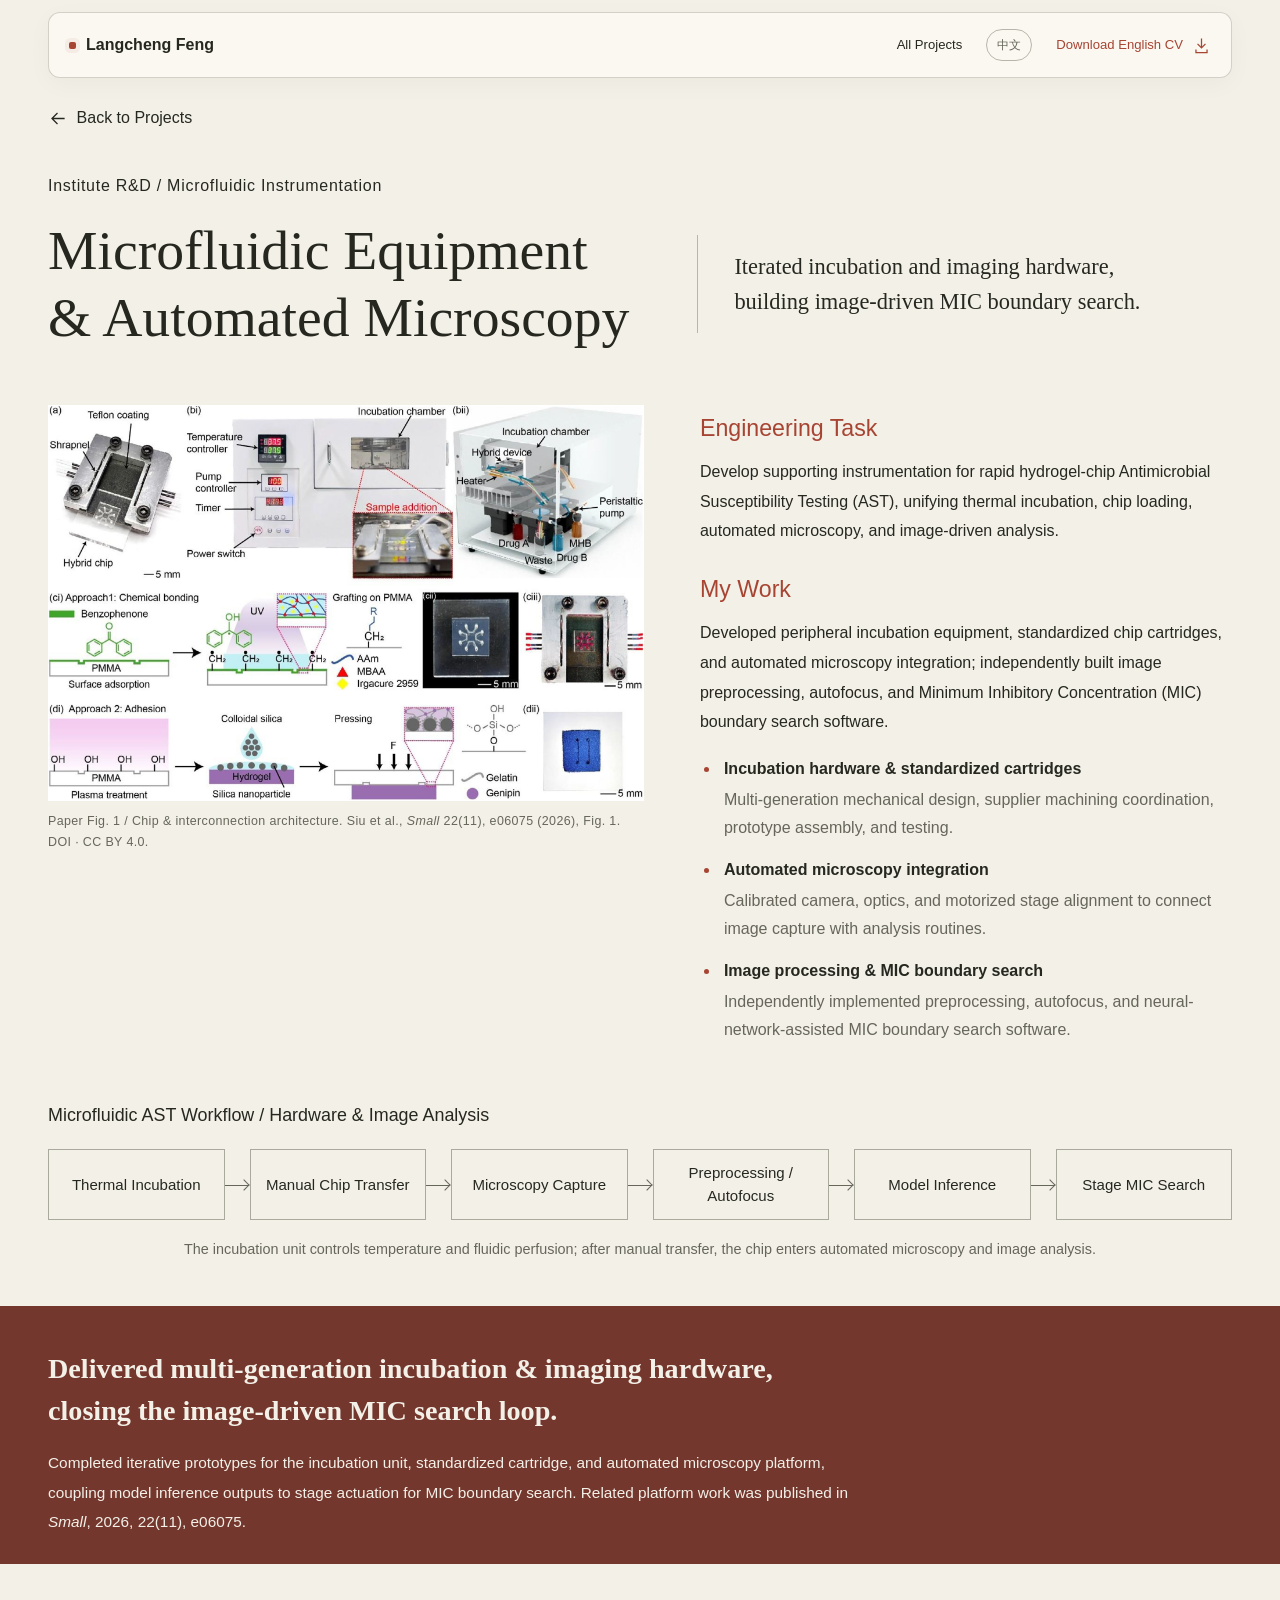
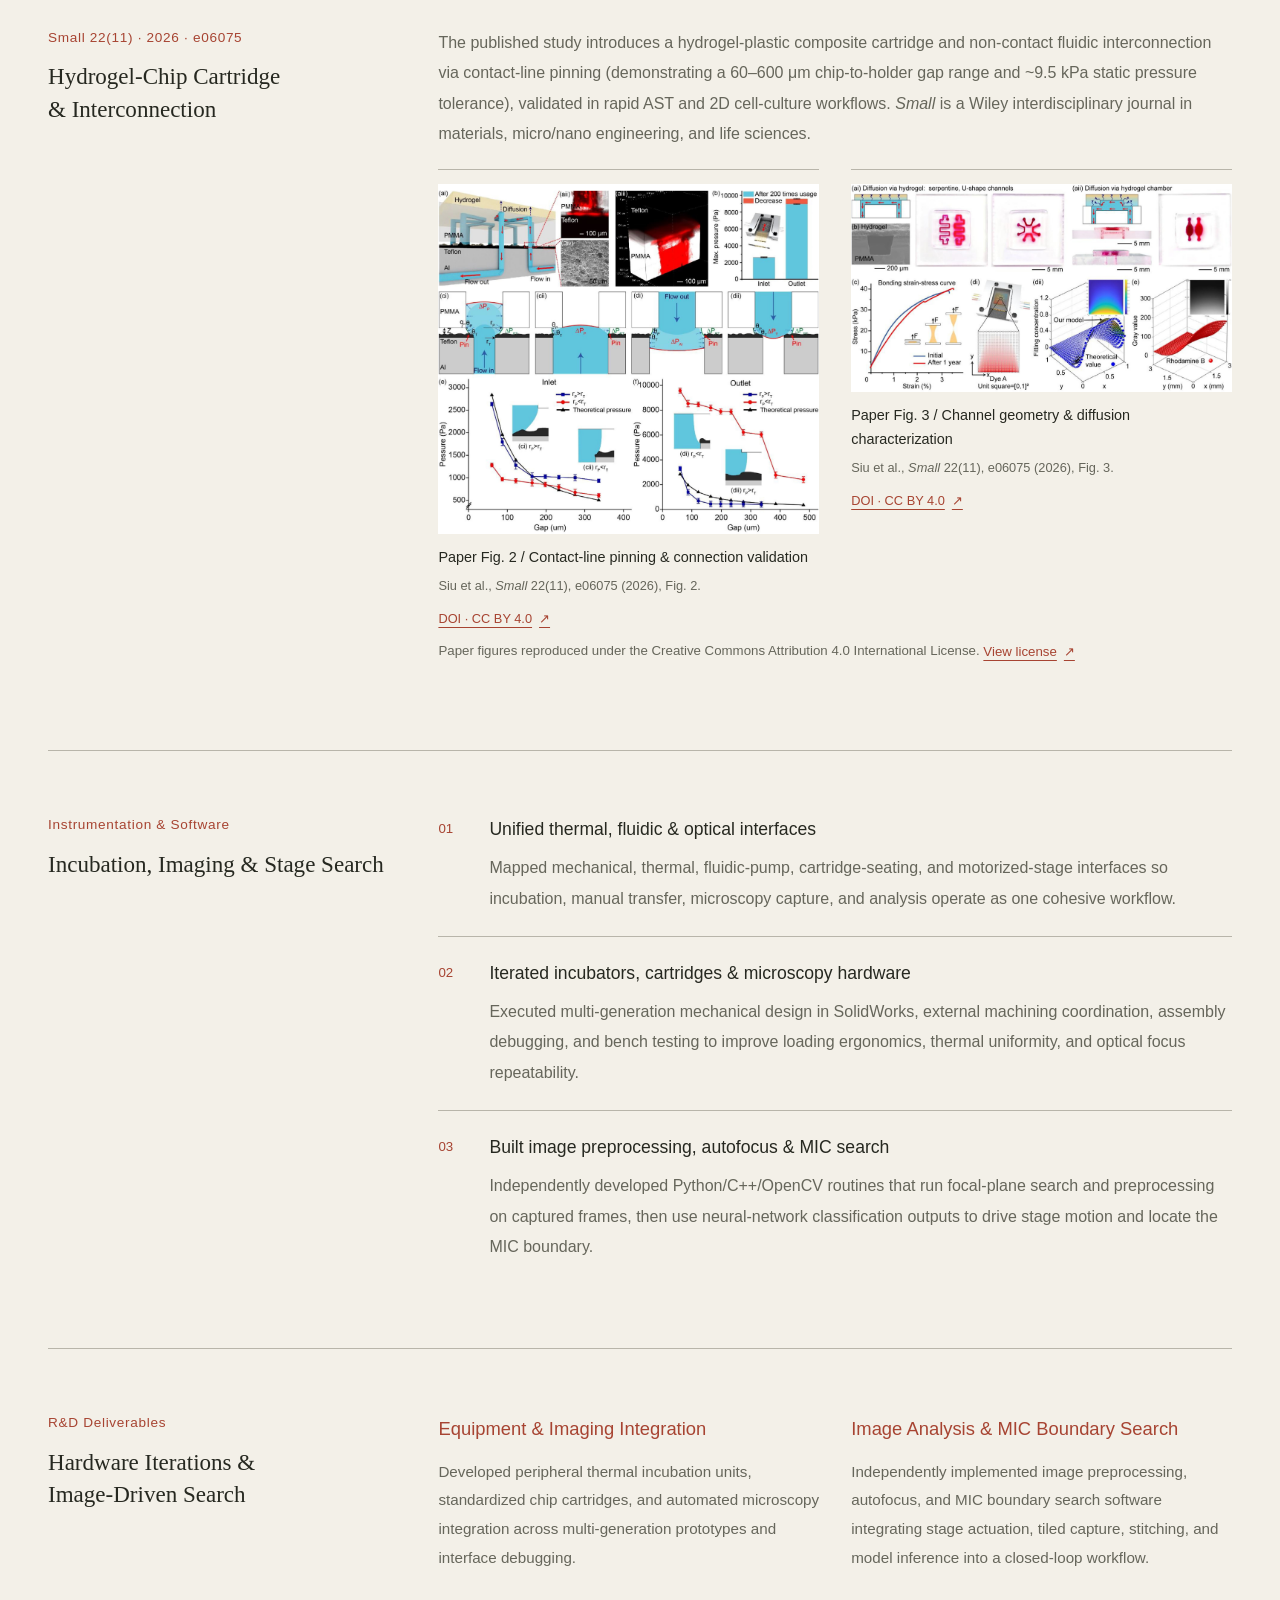
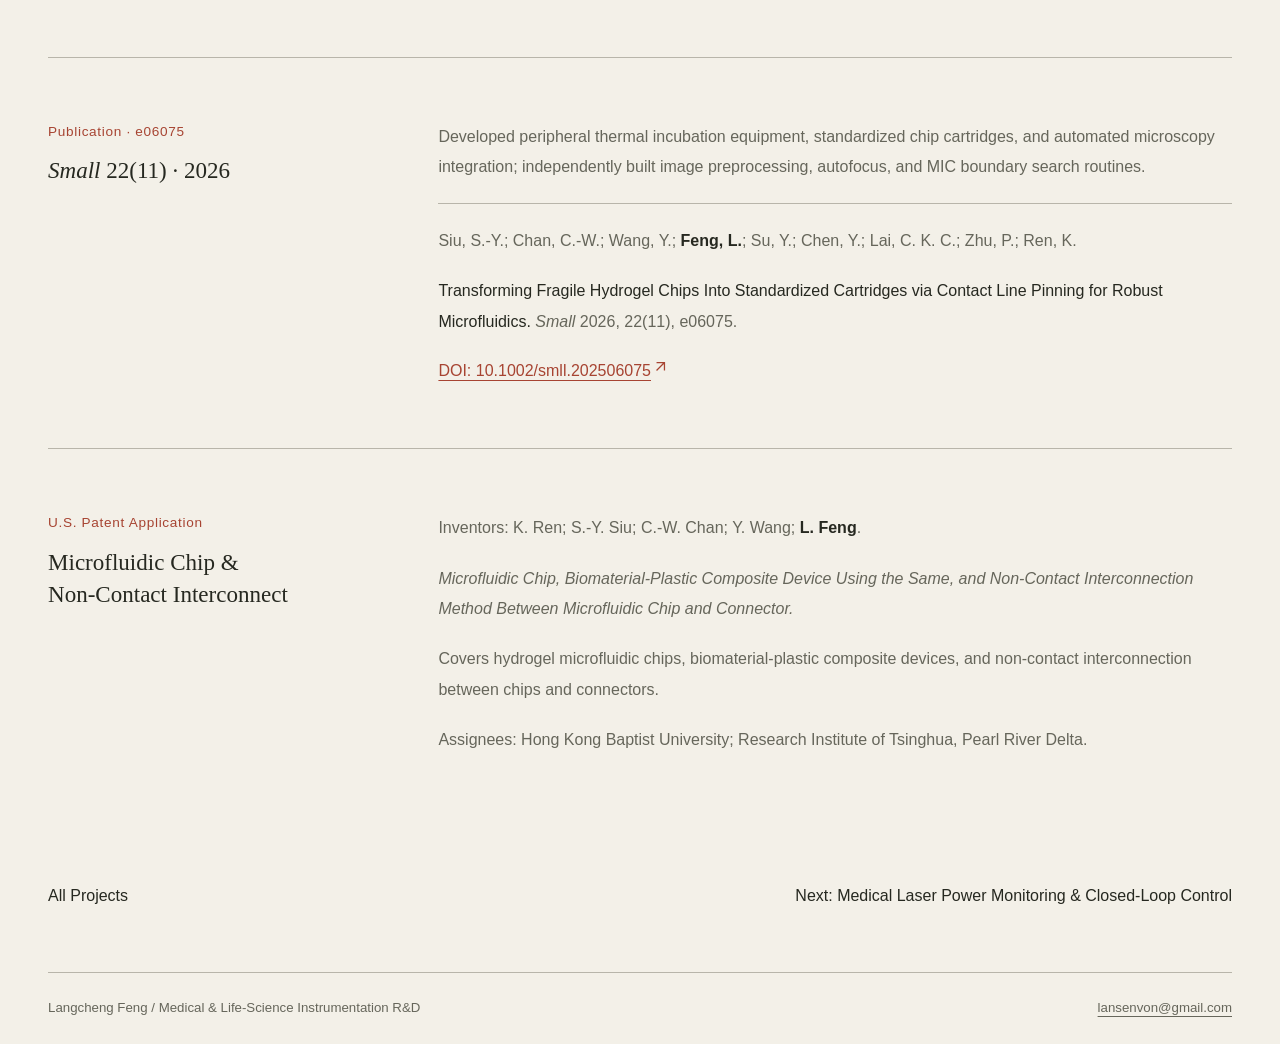
<file: en/projects/microfluidics-equipment/index.html>
<!doctype html>
<html lang="en">
<head>
  <meta name="robots" content="noindex, nofollow">
  <meta charset="utf-8">
  <meta name="viewport" content="width=device-width, initial-scale=1">
  <title>Microfluidic Equipment &amp; Automated Microscopy · Langcheng Feng</title>
  <meta name="description" content="Developed peripheral thermal incubation equipment, standardized hydrogel-chip cartridges, and automated microscopy integration; independently built image preprocessing, autofocus, and MIC boundary search software.">
  <link rel="stylesheet" href="../../../styles/site.css?v=5c388d9ae312">
  <link rel="stylesheet" href="../../../styles/cases.css?v=7f0c67f63427">
  <link rel="stylesheet" href="../../../styles/engineering-paper.css?v=a76efc6d1c22">
  <link rel="stylesheet" href="../../../styles/engineering-pine.css?v=92e0b91a1d40" data-engineering-theme>
  <link rel="stylesheet" href="../../../styles/bilingual.css?v=a5f4a707a0c9">
  <script defer src="../../../scripts/site-data.en.js?v=5a8f6418a692"></script>
  <script defer src="../../../scripts/site.js?v=db20817902a8"></script>
  <script defer src="../../../scripts/cases.js?v=5405fb0d4559"></script>
  <script defer src="../../../scripts/engineering-data.en.js?v=8c767357afe4"></script>
  <script defer src="../../../scripts/engineering.js?v=87c0dd801426"></script>
</head>
<body class="case-page" data-page="p01" data-root="../../../" data-page-root="../../">
  <a class="skip-link" href="#main">Skip to content</a>
  <header class="site-header wrap">
    <a class="brand" href="../../?focus=systems" data-home-link>Langcheng Feng</a>
    <nav class="header-links" aria-label="Primary navigation">
      <a class="text-link" href="../../?focus=systems#projects" data-directory-link>All Projects</a>
      <a class="text-link lang-switch" href="../../../projects/microfluidics-equipment/" data-lang-switch data-lang-target="../../../projects/microfluidics-equipment/">中文</a>
      <a class="text-link" href="../../../assets/resumes/Langcheng_Feng_CV_Medical_Device_Systems_Engineer.pdf" data-resume download>
        <span data-resume-label>Download English CV</span>
        <svg viewBox="0 0 24 24" fill="none" stroke="currentColor" stroke-width="1.6" aria-hidden="true"><path d="M12 3v12m-5-5 5 5 5-5M5 17v4h14v-4"/></svg>
      </a>
    </nav>
  </header>

  <main id="main">
    <div class="wrap">
      <a class="case-back text-link" href="../../?focus=systems#projects" data-directory-link data-return-projects>
        <svg viewBox="0 0 24 24" fill="none" stroke="currentColor" stroke-width="1.6" aria-hidden="true"><path d="m12 5-7 7 7 7M5 12h16"/></svg>Back to Projects
      </a>
      <div class="case-heading">
        <p class="case-kicker">Institute R&amp;D / Microfluidic Instrumentation</p>
        <div class="case-title-row">
          <h1>Microfluidic Equipment<br>&amp; Automated Microscopy</h1>
          <p class="case-lede">Iterated incubation and imaging hardware,<br>building image-driven MIC boundary search.</p>
        </div>
      </div>

      <section class="case-overview" aria-label="Engineering task and my work">
        <figure class="case-figure paper-source">
          <img src="../../../assets/images/paper-figure-1.jpg" alt="Paper Figure 1 showing hydrogel chip, standardized cartridge holder, incubation setup, and fabrication workflow." width="2051" height="1364">
          <figcaption>Paper Fig. 1 / Chip &amp; interconnection architecture. Siu et al., <i>Small</i> 22(11), e06075 (2026), Fig. 1. <a href="https://doi.org/10.1002/smll.202506075" target="_blank" rel="noopener noreferrer">DOI</a> · CC BY 4.0.</figcaption>
        </figure>
        <div class="case-role">
          <h2>Engineering Task</h2>
          <p>Develop supporting instrumentation for rapid hydrogel-chip Antimicrobial Susceptibility Testing (AST), unifying thermal incubation, chip loading, automated microscopy, and image-driven analysis.</p>
          <h3>My Work</h3>
          <p>Developed peripheral incubation equipment, standardized chip cartridges, and automated microscopy integration; independently built image preprocessing, autofocus, and Minimum Inhibitory Concentration (MIC) boundary search software.</p>
          <ul class="role-actions">
            <li><strong>Incubation hardware &amp; standardized cartridges</strong><span>Multi-generation mechanical design, supplier machining coordination, prototype assembly, and testing.</span></li>
            <li><strong>Automated microscopy integration</strong><span>Calibrated camera, optics, and motorized stage alignment to connect image capture with analysis routines.</span></li>
            <li><strong>Image processing &amp; MIC boundary search</strong><span>Independently implemented preprocessing, autofocus, and neural-network-assisted MIC boundary search software.</span></li>
          </ul>
        </div>
      </section>

      <section class="case-chain" aria-labelledby="micro-chain-title">
        <h2 id="micro-chain-title">Microfluidic AST Workflow / Hardware &amp; Image Analysis</h2>
        <ol class="chain-list six-nodes">
          <li>Thermal Incubation</li>
          <li>Manual Chip Transfer</li>
          <li>Microscopy Capture</li>
          <li>Preprocessing / Autofocus</li>
          <li>Model Inference</li>
          <li>Stage MIC Search</li>
        </ol>
        <p class="chain-note">The incubation unit controls temperature and fluidic perfusion; after manual transfer, the chip enters automated microscopy and image analysis.</p>
      </section>
    </div>

    <section class="results-band" aria-labelledby="micro-result-title">
      <div class="wrap">
        <h2 class="outcome-text" id="micro-result-title">Delivered multi-generation incubation &amp; imaging hardware,<br>closing the image-driven MIC search loop.</h2>
        <p class="outcome-note">Completed iterative prototypes for the incubation unit, standardized cartridge, and automated microscopy platform, coupling model inference outputs to stage actuation for MIC boundary search. Related platform work was published in <i>Small</i>, 2026, 22(11), e06075.</p>
      </div>
    </section>

    <div class="wrap">
      <section class="case-section section-title publication-section" aria-labelledby="publication-figures-title">
        <h2 id="publication-figures-title"><small>Small 22(11) · 2026 · e06075</small>Hydrogel-Chip Cartridge<br>&amp; Interconnection</h2>
        <div class="section-body">
          <p>The published study introduces a hydrogel-plastic composite cartridge and non-contact fluidic interconnection via contact-line pinning (demonstrating a 60–600 μm chip-to-holder gap range and ~9.5 kPa static pressure tolerance), validated in rapid AST and 2D cell-culture workflows. <i>Small</i> is a Wiley interdisciplinary journal in materials, micro/nano engineering, and life sciences.</p>
          <div class="paper-gallery">
            <figure class="paper-figure">
              <img src="../../../assets/images/paper-figure-2.jpg" alt="Paper Figure 2 illustrating contact-line pinning mechanism, microscopic observation, and reuse validation." width="2051" height="1884">
              <figcaption><strong>Paper Fig. 2 / Contact-line pinning &amp; connection validation</strong><span>Siu et al., <i>Small</i> 22(11), e06075 (2026), Fig. 2.</span><a href="https://doi.org/10.1002/smll.202506075" target="_blank" rel="noopener noreferrer">DOI · CC BY 4.0 <span aria-hidden="true">↗</span></a></figcaption>
            </figure>
            <figure class="paper-figure">
              <img src="../../../assets/images/paper-figure-3.jpg" alt="Paper Figure 3 illustrating chip microchannel geometry, cross-sections, and hydrogel diffusion experiments." width="2051" height="1116">
              <figcaption><strong>Paper Fig. 3 / Channel geometry &amp; diffusion characterization</strong><span>Siu et al., <i>Small</i> 22(11), e06075 (2026), Fig. 3.</span><a href="https://doi.org/10.1002/smll.202506075" target="_blank" rel="noopener noreferrer">DOI · CC BY 4.0 <span aria-hidden="true">↗</span></a></figcaption>
            </figure>
          </div>
          <p class="figure-license">Paper figures reproduced under the Creative Commons Attribution 4.0 International License. <a href="https://creativecommons.org/licenses/by/4.0/" target="_blank" rel="noopener noreferrer">View license <span aria-hidden="true">↗</span></a></p>
        </div>
      </section>

      <section class="case-section section-title" aria-labelledby="micro-method-title">
        <h2 id="micro-method-title"><small>Instrumentation &amp; Software</small>Incubation, Imaging &amp; Stage Search</h2>
        <div class="section-body">
          <ol class="method-list">
            <li><div><h3>Unified thermal, fluidic &amp; optical interfaces</h3><p>Mapped mechanical, thermal, fluidic-pump, cartridge-seating, and motorized-stage interfaces so incubation, manual transfer, microscopy capture, and analysis operate as one cohesive workflow.</p></div></li>
            <li><div><h3>Iterated incubators, cartridges &amp; microscopy hardware</h3><p>Executed multi-generation mechanical design in SolidWorks, external machining coordination, assembly debugging, and bench testing to improve loading ergonomics, thermal uniformity, and optical focus repeatability.</p></div></li>
            <li><div><h3>Built image preprocessing, autofocus &amp; MIC search</h3><p>Independently developed Python/C++/OpenCV routines that run focal-plane search and preprocessing on captured frames, then use neural-network classification outputs to drive stage motion and locate the MIC boundary.</p></div></li>
          </ol>
        </div>
      </section>

      <section class="case-section section-title" aria-labelledby="contribution-title">
        <h2 id="contribution-title"><small>R&amp;D Deliverables</small>Hardware Iterations &amp;<br>Image-Driven Search</h2>
        <div class="section-body contribution-columns">
          <div><h3>Equipment &amp; Imaging Integration</h3><p>Developed peripheral thermal incubation units, standardized chip cartridges, and automated microscopy integration across multi-generation prototypes and interface debugging.</p></div>
          <div><h3>Image Analysis &amp; MIC Boundary Search</h3><p>Independently implemented image preprocessing, autofocus, and MIC boundary search software integrating stage actuation, tiled capture, stitching, and model inference into a closed-loop workflow.</p></div>
        </div>
      </section>

      <section class="case-section section-title" id="paper" aria-labelledby="paper-title">
        <h2 id="paper-title"><small>Publication · e06075</small><i>Small</i> 22(11) · 2026</h2>
        <div class="section-body">
          <p>Developed peripheral thermal incubation equipment, standardized chip cartridges, and automated microscopy integration; independently built image preprocessing, autofocus, and MIC boundary search routines.</p>
          <div class="research-citation">
            <p class="research-authors">Siu, S.-Y.; Chan, C.-W.; Wang, Y.; <strong>Feng, L.</strong>; Su, Y.; Chen, Y.; Lai, C. K. C.; Zhu, P.; Ren, K.</p>
            <p><cite>Transforming Fragile Hydrogel Chips Into Standardized Cartridges via Contact Line Pinning for Robust Microfluidics.</cite> <i>Small</i> 2026, 22(11), e06075.</p>
            <a class="text-link" href="https://doi.org/10.1002/smll.202506075" target="_blank" rel="noopener noreferrer">DOI: 10.1002/smll.202506075<svg viewBox="0 0 24 24" fill="none" stroke="currentColor" stroke-width="1.6" aria-hidden="true"><path d="M7 17 17 7M7 7h10v10"/></svg></a>
          </div>
        </div>
      </section>

      <section class="case-section section-title" id="patent" aria-labelledby="patent-title">
        <h2 id="patent-title"><small>U.S. Patent Application</small>Microfluidic Chip &amp;<br>Non-Contact Interconnect</h2>
        <div class="section-body">
          <p class="research-authors">Inventors: K. Ren; S.-Y. Siu; C.-W. Chan; Y. Wang; <strong>L. Feng</strong>.</p>
          <p><cite>Microfluidic Chip, Biomaterial-Plastic Composite Device Using the Same, and Non-Contact Interconnection Method Between Microfluidic Chip and Connector.</cite></p>
          <p>Covers hydrogel microfluidic chips, biomaterial-plastic composite devices, and non-contact interconnection between chips and connectors.</p>
          <p>Assignees: Hong Kong Baptist University; Research Institute of Tsinghua, Pearl River Delta.</p>
        </div>
      </section>

      <div class="case-navigation">
        <nav data-case-nav aria-label="Continue reading">
          <a class="text-link" href="../laser-power-measurement/?focus=systems">Previous: Medical Laser Power Monitoring</a>
          <a class="text-link" href="../../?focus=systems#projects" data-directory-link>All Projects</a>
          <a class="text-link" href="../laser-optics-fiber/?focus=systems">Next: Thulium &amp; Diode Laser Integration</a>
        </nav>
      </div>
    </div>
  </main>

  <footer class="site-footer wrap">
    <span>Langcheng Feng / Medical &amp; Life-Science Instrumentation R&amp;D</span>
    <a href="mailto:lansenvon@gmail.com">lansenvon@gmail.com</a>
  </footer>
</body>
</html>
</file>
<file: styles/site.css>
:root {
  color-scheme: light;
  --paper: #f3f0e8;
  --paper-light: #faf8f2;
  --ink: #262820;
  --muted: #66665b;
  --line: #b8b5aa;
  --accent: #a74432;
  --deep-red: #74372d;
  --green: #536f62;
  --green-soft: #dfe6df;
  --serif: "Noto Serif SC", "Songti SC", "STSong", "SimSun", serif;
  --sans: "Noto Sans SC", "Microsoft YaHei", "PingFang SC", sans-serif;
  --mono: "IBM Plex Mono", "SFMono-Regular", Consolas, monospace;
  --content: 1296px;
  font-family: var(--sans);
  color: var(--ink);
  background: var(--paper);
  font-synthesis: none;
  text-rendering: optimizeLegibility;
}

* { box-sizing: border-box; }
html { scroll-behavior: smooth; scroll-padding-top: 88px; }
body { margin: 0; min-width: 320px; font-size: 16px; line-height: 1.7; background: var(--paper); }
img { max-width: 100%; }
a { color: inherit; text-decoration: none; }
button { font: inherit; color: inherit; }
::selection { color: var(--paper-light); background: var(--deep-red); }
.wrap { width: min(var(--content), calc(100% - 96px)); margin-inline: auto; }
.skip-link { position: absolute; z-index: 20; left: 16px; top: -60px; padding: 10px 14px; color: #fff; background: var(--ink); }
.skip-link:focus { top: 12px; }
.site-header { min-height: 82px; display: grid; grid-template-columns: 1fr auto 1fr; align-items: center; gap: 32px; border-bottom: 1px solid var(--line); }
.brand { justify-self: start; font-family: var(--serif); font-size: 1.35rem; font-weight: 600; line-height: 1.2; }
.header-links { display: flex; align-items: center; gap: 35px; }
.header-links a, .header-resume { min-height: 44px; display: inline-flex; align-items: center; font-size: .94rem; }
.header-links a { position: relative; }
.header-links a::after { content: ""; position: absolute; left: 0; right: 100%; bottom: 7px; height: 1px; background: var(--accent); transition: right .18s ease; }
.header-links a:hover::after { right: 0; }
.header-resume { justify-self: end; color: var(--accent); text-decoration: underline; text-underline-offset: 5px; }
.hero { min-height: 660px; display: grid; grid-template-columns: .88fr 1.12fr; grid-template-rows: 1fr auto; align-items: center; column-gap: 55px; padding-top: 48px; }
.hero-copy { padding: 38px 0 28px; max-width: 570px; }
.eyebrow { margin: 0; color: var(--muted); font-size: .82rem; font-weight: 600; line-height: 1.5; }
.hero .eyebrow { display: flex; align-items: center; gap: 10px; color: var(--green); font-size: 1rem; }
.hero .eyebrow span { display: block; width: 8px; height: 8px; background: var(--accent); }
.hero h1 { margin: 24px 0 8px; font-family: var(--serif); font-size: 5rem; line-height: 1.14; font-weight: 500; }
.hero-focus { margin: 0; color: var(--accent); font-size: 1.14rem; }
.hero-lede { max-width: 535px; margin: 24px 0 0; font-family: var(--serif); font-size: 1.48rem; line-height: 1.75; }
.hero-actions { display: flex; align-items: center; flex-wrap: wrap; gap: 26px; margin-top: 32px; }
.button { min-height: 52px; display: inline-flex; align-items: center; justify-content: center; gap: 17px; padding: 11px 20px; border: 1px solid var(--ink); transition: background-color .15s ease, border-color .15s ease, color .15s ease; }
.button-primary { color: var(--paper-light); border-color: var(--accent); background: var(--accent); }
.button-primary:hover { background: #8e382b; }
.text-action { display: inline-flex; align-items: center; gap: 10px; min-height: 44px; text-decoration: underline; text-underline-offset: 5px; }
.button span[aria-hidden="true"], .text-action span[aria-hidden="true"], .project-more span[aria-hidden="true"] { display: inline-block; transition: transform .15s ease; }
.button-primary:hover span[aria-hidden="true"] { transform: translate(2px, 2px); }
.project-more:hover span[aria-hidden="true"], .research-list .text-action:hover span[aria-hidden="true"] { transform: translate(2px, -2px); }
[data-resume]:hover span[aria-hidden="true"] { transform: translateY(2px); }
.direction-control { display: flex; width: fit-content; max-width: 100%; margin-top: 33px; border-bottom: 1px solid var(--line); }
.direction-control button { min-height: 43px; padding: 7px 14px; border: 0; border-bottom: 2px solid transparent; background: transparent; color: var(--muted); cursor: pointer; white-space: nowrap; transition: color .15s ease, border-bottom-color .15s ease; }
.direction-control button:first-child { padding-left: 0; }
.direction-control button[aria-pressed="true"] { color: var(--ink); border-bottom-color: var(--accent); }
.direction-control button:focus-visible, a:focus-visible, button:focus-visible, summary:focus-visible { outline: 2px solid var(--green); outline-offset: 4px; }
.email-link { display: inline-block; min-height: 44px; margin-top: 15px; color: var(--muted); text-decoration: underline; text-underline-offset: 4px; }
.hero-visual { position: relative; align-self: stretch; min-width: 0; min-height: 515px; margin: 0; display: flex; align-items: center; }
.hero-visual::before { content: ""; position: absolute; width: 75%; aspect-ratio: 1; right: 7%; top: 13%; border: 1px solid #a7443238; pointer-events: none; }
.hero-visual img { position: relative; display: block; width: 100%; height: 88%; max-height: 570px; object-fit: cover; }
.hero-visual figcaption { position: absolute; right: 0; bottom: 24px; padding: 7px 10px; background: var(--paper); color: var(--muted); font-size: .75rem; }
.hero-visual figcaption span { color: var(--ink); }
.hero-foot { grid-column: 1 / -1; display: flex; justify-content: space-between; border-top: 1px solid var(--line); padding: 15px 0 17px; color: var(--muted); font-family: var(--mono); font-size: .72rem; }

.results-band { color: var(--paper-light); background: var(--deep-red); }
.results-inner { display: grid; grid-template-columns: 185px 1fr; gap: 36px; padding-top: 43px; padding-bottom: 44px; }
.band-title { border-right: 1px solid #ffffff55; }
.band-title .eyebrow { color: #e8d9d0; }
.band-title h2 { margin: 12px 0; font-family: var(--serif); font-size: 1.9rem; font-weight: 400; }
.result-grid { display: grid; grid-template-columns: repeat(4, minmax(0, 1fr)); gap: 24px; }
.result { display: block; min-width: 0; padding-left: 18px; border-left: 1px solid #ffffff55; }
.result > span { display: block; font-size: .8rem; color: #e8d9d0; }
.result strong { display: block; margin-top: 8px; font-family: Georgia, var(--serif); font-size: 2rem; font-weight: 400; line-height: 1.25; font-variant-numeric: tabular-nums; white-space: nowrap; }
.result strong small { font-family: var(--sans); font-size: .45em; }
.result p { margin: 9px 0 0; color: #f0e8dd; font-size: .83rem; line-height: 1.65; }
.result:hover strong { color: #f1c1ae; }

.capabilities { display: grid; grid-template-columns: .8fr 1.2fr; gap: 70px; padding-top: 110px; padding-bottom: 106px; }
.section-heading h2 { margin: 13px 0 14px; font-family: var(--serif); font-size: clamp(1.85rem, 2.4vw, 2.3rem); font-weight: 400; line-height: 1.4; text-wrap: balance; }
.section-heading > p:last-child { max-width: 470px; margin: 0; color: var(--muted); }
.capability-list article { display: grid; grid-template-columns: 48px 150px 1fr; gap: 15px; align-items: start; border-top: 1px solid var(--line); padding: 19px 0; }
.capability-list article:last-child { border-bottom: 1px solid var(--line); }
.capability-list article > span { color: var(--accent); font-family: var(--mono); font-size: .78rem; padding-top: 4px; }
.capability-list h3 { margin: 0; font-weight: 500; font-size: 1rem; }
.capability-list p { margin: 0; color: var(--muted); font-size: .88rem; line-height: 1.75; }
.capability-list b { color: var(--green); font-weight: 400; padding: 0 4px; }

.projects-section { background: var(--paper-light); padding: 88px 0 95px; }
.projects-heading { display: flex; justify-content: space-between; align-items: end; gap: 24px; border-bottom: 1px solid var(--line); padding-bottom: 26px; }
.projects-heading h2, .experience-section .section-heading h2, .research-layout .section-heading h2 { margin-bottom: 0; }
.projects-heading > p { color: var(--muted); font-size: .9rem; margin: 0 0 6px; }
.project-list { display: flex; flex-direction: column; }
.project-row { order: var(--project-order, 0); display: grid; grid-template-columns: .92fr 1.08fr; gap: 56px; align-items: center; border-bottom: 1px solid var(--line); padding: 28px 0; }
.project-featured { grid-template-columns: 1.08fr .92fr; }
.project-row:nth-child(even):not(.project-featured) .project-image { order: 2; }
.project-row:nth-child(even):not(.project-featured) .project-copy { order: 1; }
.project-image { position: relative; display: block; min-width: 0; overflow: hidden; background: #e6e2d9; }
.project-image img { display: block; width: 100%; height: auto; aspect-ratio: 1.4; object-fit: cover; transition: transform .35s ease; }
.project-image.paper-source img { aspect-ratio: 1.5; object-fit: contain; background: #fff; }
.project-image:hover img { transform: scale(1.025); }
.project-image > span { position: absolute; right: 0; bottom: 0; padding: 7px 10px; color: var(--muted); background: var(--paper); font-size: .72rem; }
.project-image.project-schematic { aspect-ratio: 1.4; display: grid; place-items: center; padding: 24px; background: #e5e9e4; }
.optical-path { width: 100%; display: grid; grid-template-columns: 1fr 22px 1.35fr 22px 1fr; align-items: center; color: var(--ink); }
.optical-path span, .optical-path strong { min-width: 0; min-height: 58px; display: grid; place-items: center; padding: 7px; border: 1px solid var(--green); text-align: center; font-size: .82rem; font-weight: 500; }
.optical-path strong { color: var(--paper-light); background: var(--green); }
.optical-path i { height: 1px; background: var(--accent); }
.project-copy { max-width: 570px; }
.project-id { margin: 0 0 13px; color: var(--accent); font-size: .84rem; }
.project-copy h3 { margin: 0 0 15px; font-family: var(--serif); font-size: clamp(1.38rem, 1.75vw, 1.68rem); font-weight: 500; line-height: 1.42; text-wrap: balance; }
.project-copy h3 a:hover { color: var(--accent); }
.project-copy > p:not(.project-id) { margin: 0; color: var(--muted); line-height: 1.9; }
.project-meta { display: flex; align-items: baseline; flex-wrap: wrap; gap: 12px; margin-top: 22px; border-top: 1px solid var(--line); padding-top: 13px; }
.project-meta strong { color: var(--green); font-size: 1.15rem; font-weight: 600; }
.project-meta span { color: var(--muted); font-size: .8rem; }
.project-metrics { display: grid; grid-template-columns: 1fr 1fr; gap: 18px; margin-top: 22px; border-top: 1px solid var(--line); padding-top: 13px; }
.project-metrics span { color: var(--muted); font-size: .78rem; line-height: 1.7; }
.project-metrics strong { display: block; color: var(--green); font-family: Georgia, var(--sans); font-size: 1.1rem; font-weight: 500; }
.project-more { display: inline-flex; align-items: center; gap: 12px; min-height: 44px; margin-top: 13px; color: var(--accent); }
.project-graphic { min-height: 270px; display: flex; align-items: center; justify-content: center; gap: 15px; background: var(--green-soft); color: var(--ink); }
.project-graphic span, .project-graphic strong { min-width: 78px; padding: 13px 10px; border: 1px solid var(--green); text-align: center; font-size: .83rem; font-weight: 500; }
.project-graphic strong { color: var(--paper-light); background: var(--green); }
.project-graphic i { width: 34px; height: 1px; background: var(--green); }
.project-image.project-diagram { background: #f5f1e9; }
.project-image.project-diagram img { aspect-ratio: 1.45; object-fit: contain; }
.project-emg .project-copy h3 { max-width: 620px; }

.experience-section { display: grid; grid-template-columns: .8fr 1.2fr; gap: 70px; padding-top: 105px; padding-bottom: 108px; }
.experience-list article { display: grid; grid-template-columns: 160px 1fr; gap: 25px; border-top: 1px solid var(--line); padding: 21px 0; }
.experience-list article:last-child { border-bottom: 1px solid var(--line); }
.experience-list time { color: var(--accent); font-family: var(--mono); font-size: .78rem; padding-top: 3px; }
.experience-list h3 { margin: 0 0 6px; font-size: 1.04rem; font-weight: 600; }
.experience-list p { margin: 0; color: var(--muted); font-size: .9rem; line-height: 1.8; }
.research-section { padding: 87px 0 90px; background: var(--green-soft); }
.research-layout { display: grid; grid-template-columns: .8fr 1.2fr; gap: 70px; }
.research-list { display: grid; grid-template-columns: 1fr 1fr; gap: 32px; }
.research-list article { border-top: 1px solid #829287; padding-top: 20px; }
.research-list h3 { margin: 0 0 13px; font-family: var(--serif); font-size: 1.18rem; line-height: 1.7; font-weight: 500; overflow-wrap: anywhere; }
.research-list article > p:not(.project-id) { margin: 0; color: #4c5d53; font-size: .88rem; line-height: 1.85; }
.research-list article > p:not(.project-id) + p { margin-top: 12px; }
.research-list .research-reference { overflow-wrap: anywhere; }
.research-list cite { font-style: normal; }
.research-authors strong, .section-body .research-authors strong { color: var(--ink); font-weight: 700; white-space: nowrap; }
.research-list .text-action { margin-top: 12px; color: var(--accent); }
.contact-section { display: flex; align-items: end; justify-content: space-between; gap: 30px; padding-top: 72px; padding-bottom: 74px; }
.contact-section h2 { margin: 12px 0 3px; font-family: var(--serif); font-size: 2.3rem; font-weight: 500; }
.contact-section p:last-child { margin: 0; color: var(--muted); }
.contact-actions { display: flex; align-items: center; gap: 28px; flex-wrap: wrap; }
.contact-actions .email-link { margin: 0; }
.site-footer { min-height: 72px; display: flex; align-items: center; justify-content: space-between; gap: 22px; border-top: 1px solid var(--line); color: var(--muted); font-size: .83rem; }
.site-footer a { min-height: 44px; display: inline-flex; align-items: center; text-decoration: underline; text-underline-offset: 4px; }

@media (max-width: 1050px) {
  .wrap { width: min(var(--content), calc(100% - 56px)); }
  .hero { min-height: 590px; column-gap: 28px; grid-template-columns: .95fr 1.05fr; }
  .hero h1 { font-size: 4.2rem; }
  .hero-lede { font-size: 1.3rem; }
  .direction-control button { padding-inline: 9px; font-size: .82rem; }
  .results-inner { grid-template-columns: 140px 1fr; gap: 23px; }
  .result-grid { gap: 12px; }
  .result { padding-left: 11px; }
  .result strong { font-size: 1.55rem; }
  .capabilities, .experience-section, .research-layout { grid-template-columns: .72fr 1.28fr; gap: 35px; }
  .capability-list article { grid-template-columns: 35px 125px 1fr; gap: 10px; }
  .project-row, .project-featured { gap: 42px; }
  .experience-list article { grid-template-columns: 135px 1fr; gap: 16px; }
}

@media (max-width: 900px) and (min-width: 701px) {
  .results-inner { grid-template-columns: 125px 1fr; }
  .result-grid { grid-template-columns: repeat(2, minmax(0, 1fr)); row-gap: 22px; }
  .result { min-height: 112px; }
}

@media (max-width: 700px) {
  html { scroll-padding-top: 72px; }
  body { font-size: 16px; }
  .wrap { width: calc(100% - 36px); }
  .site-header { min-height: 70px; grid-template-columns: auto 1fr; gap: 9px; }
  .brand { font-size: 1.13rem; }
  .header-links { grid-column: 1 / -1; grid-row: 2; justify-content: space-between; gap: 8px; padding-bottom: 8px; }
  .site-header { padding-top: 7px; padding-bottom: 1px; }
  .header-links a { min-height: 35px; font-size: .82rem; }
  .header-links a::after { bottom: 2px; }
  .header-resume { grid-column: 2; grid-row: 1; min-height: 40px; font-size: .8rem; }
  .hero { min-height: 0; display: flex; flex-direction: column; align-items: stretch; gap: 8px; padding-top: 19px; }
  .hero-copy { padding: 0; }
  .hero .eyebrow { font-size: .84rem; }
  .hero h1 { margin-top: 12px; font-size: 3.45rem; }
  .hero-focus { font-size: 1rem; }
  .hero-lede { margin-top: 12px; font-size: 1.06rem; line-height: 1.65; }
  .hero-actions { gap: 15px; margin-top: 14px; }
  .button { min-height: 48px; padding: 9px 13px; font-size: .86rem; }
  .text-action { font-size: .84rem; }
  .direction-control { width: 100%; margin-top: 14px; overflow-x: auto; }
  .direction-control button { flex: 0 0 auto; padding-inline: 10px; font-size: .78rem; }
  .email-link { min-height: 35px; margin-top: 4px; font-size: .85rem; }
  .hero-visual { min-height: 0; height: 160px; margin: 3px 0 6px; }
  .hero-visual::before { width: 66%; top: 7%; right: 5%; }
  .hero-visual img { height: 100%; }
  .hero-visual figcaption { bottom: 8px; font-size: .68rem; }
  .hero-foot { padding: 9px 0 12px; font-size: .65rem; }
  .results-inner { display: block; padding-top: 25px; padding-bottom: 28px; }
  .band-title { border: 0; }
  .band-title { display: flex; align-items: baseline; gap: 14px; }
  .band-title h2 { font-size: 1.35rem; margin: 0 0 16px; }
  .result-grid { grid-template-columns: 1fr 1fr; gap: 19px 12px; }
  .result { padding-left: 10px; }
  .result strong { font-size: 1.35rem; }
  .result p { font-size: .74rem; }
  .capabilities { display: block; padding-top: 58px; padding-bottom: 58px; }
  .section-heading h2 { font-size: 1.85rem; }
  .section-heading > p:last-child { font-size: .9rem; }
  .capability-list { margin-top: 28px; }
  .capability-list article { grid-template-columns: 30px 1fr; gap: 4px 12px; padding: 15px 0; }
  .capability-list h3 { grid-column: 2; }
  .capability-list p { grid-column: 2; margin-top: 2px; font-size: .8rem; }
  .projects-section { padding: 57px 0 62px; }
  .projects-heading { align-items: start; flex-direction: column; gap: 7px; padding-bottom: 18px; }
  .projects-heading h2 { font-size: 1.9rem; }
  .project-row, .project-featured { display: flex; flex-direction: column; align-items: stretch; gap: 18px; min-height: 0; padding: 23px 0 27px; }
  .project-row:nth-child(even):not(.project-featured) .project-image, .project-row:nth-child(even):not(.project-featured) .project-copy { order: initial; }
  .project-image img { aspect-ratio: 1.25; }
  .project-image.paper-source img { aspect-ratio: 1.25; }
  .project-image.project-schematic { aspect-ratio: 1.25; }
  .project-image.project-schematic { padding: 18px; }
  .optical-path { grid-template-columns: 1fr 14px 1.35fr 14px 1fr; }
  .optical-path span, .optical-path strong { min-height: 50px; padding: 5px 3px; font-size: .72rem; }
  .project-graphic { min-height: 175px; gap: 9px; }
  .project-graphic span, .project-graphic strong { min-width: 68px; padding: 10px 7px; font-size: .75rem; }
  .project-graphic i { width: 18px; }
  .project-image.project-diagram img { aspect-ratio: 1.25; }
  .project-copy h3 { font-size: 1.48rem; }
  .project-copy > p:not(.project-id) { font-size: .9rem; }
  .project-metrics { gap: 9px; }
  .project-metrics span { font-size: .7rem; }
  .project-metrics strong { font-size: .95rem; }
  .experience-section { display: block; padding-top: 60px; padding-bottom: 64px; }
  .experience-list { margin-top: 25px; }
  .experience-list article { display: block; padding: 17px 0; }
  .experience-list time { display: block; margin-bottom: 7px; }
  .experience-list h3 { font-size: .98rem; }
  .experience-list p { font-size: .84rem; }
  .research-section { padding: 57px 0 60px; }
  .research-layout { display: block; }
  .research-list { grid-template-columns: 1fr; gap: 22px; margin-top: 24px; }
  .research-list h3 { font-size: 1.08rem; }
  .contact-section { align-items: start; flex-direction: column; padding-top: 50px; padding-bottom: 54px; }
  .contact-section h2 { font-size: 1.9rem; }
  .contact-actions { align-items: start; flex-direction: column; gap: 7px; }
  .contact-actions .email-link { margin-top: 0; }
  .site-footer { min-height: 0; display: grid; grid-template-columns: 1fr auto; gap: 0 12px; padding: 10px 0 15px; font-size: .75rem; }
  .site-footer > span { grid-column: 1 / -1; }
  .site-footer a { min-height: 39px; }
}

@media (max-height: 800px) and (max-width: 700px) {
  .hero-visual { height: 135px; }
}

@media (max-width: 360px) {
  .result strong { font-size: 1.15rem; }
}

@media (prefers-reduced-motion: reduce) {
  *, *::before, *::after { scroll-behavior: auto !important; animation-duration: .01ms !important; transition-duration: .01ms !important; }
}

@media print {
  .site-header, .hero-actions, .direction-control, .site-footer { display: none; }
  body { color: #000; background: #fff; }
  .results-band, .research-section { color: #000; background: #fff; border-block: 1px solid #888; }
  .result { color: #000; }
  .project-row, .experience-list article { break-inside: avoid; }
}
</file>
<file: styles/direction-heroes.css>
.hero .eyebrow [data-direction-label] { width: auto; height: auto; background: none; }
.hero-visual.direction-art { display: flex; flex-direction: column; justify-content: center; align-items: stretch; min-height: 0; height: auto; padding: 25px 0; }
.direction-art::before { display: none; }
.direction-art .art-head { display: flex; justify-content: space-between; align-items: baseline; gap: 15px; border-top: 1px solid var(--line); padding-top: 15px; }
.direction-art .art-head p { margin: 0; font: .65rem var(--mono); letter-spacing: .09em; color: var(--green); }
.direction-art .art-head span { font: .66rem var(--mono); color: var(--muted); }
.hero-visual.direction-art img { width: 100%; height: auto; max-height: none; aspect-ratio: 1120 / 720; object-fit: contain; }
.hero-visual.direction-art figcaption { position: static; padding: 0; background: transparent; }
.direction-art h2 { font-family: var(--serif); font-size: 1.75rem; font-weight: 400; margin: 0 0 4px; color: var(--ink); }
.direction-art [data-hero-caption] { display: block; color: var(--muted); font-size: .82rem; }
.hero-chain { list-style: none; counter-reset: stage; padding: 15px 0 0; margin: 15px 0 0; border-top: 1px solid var(--line); display: flex; flex-wrap: wrap; gap: 10px 18px; }
.hero-chain li { counter-increment: stage; color: var(--ink); font-size: .77rem; white-space: nowrap; }
.hero-chain li::before { content: counter(stage, decimal-leading-zero); color: var(--accent); font: .67rem var(--mono); margin-right: 6px; }
.direction-control { flex-wrap: wrap; overflow: visible; }
.project-row[data-project="p04"] .project-image img { object-fit: contain; background: var(--paper); }
.tdfl-diagram img { width: 100%; height: auto; aspect-ratio: 1120 / 720; object-fit: contain; }
.tdfl-diagram .hero-chain { margin-bottom: 12px; }
.signal-key { display: flex; flex-wrap: wrap; gap: 10px 25px; font-size: .82rem; color: var(--muted); }
.signal-key span::before { content: ""; display: inline-block; vertical-align: middle; width: 26px; height: 0; border-top: 3px dashed #bd7446; margin-right: 8px; }
.signal-key .pump::before { border-color: #4c8580; }
.signal-key .output::before { border-color: #273e45; border-top-style: solid; }
@media (max-width: 700px) {
  .hero-visual.direction-art { margin: 12px 0 18px; padding: 0; }
  .direction-art .art-head { padding-top: 12px; }
  .direction-art h2 { font-size: 1.4rem; }
  .hero-chain { gap: 8px 14px; margin-top: 12px; padding-top: 12px; }
  .hero-chain li { font-size: .78rem; }
  .direction-control button { flex: 0 1 auto; }
  .signal-key { font-size: .77rem; }
}
</file>
<file: styles/engineering-paper.css>
/* One paper surface, compact architecture diagrams and the site's red-brown accent. */
.site-header.wrap { position:sticky; top:12px; z-index:30; margin-top:12px; min-height:66px; padding:8px 20px; gap:22px; grid-template-columns:auto 1fr auto; border:1px solid #b8b5aa99; border-radius:12px; background:#faf8f2f2; box-shadow:0 6px 24px #26282009; backdrop-filter:blur(18px); }
.site-header .brand { display:flex; align-items:center; gap:10px; white-space:nowrap; font-family:var(--sans); font-size:1rem; }
.site-header .brand::before { content:''; width:7px; height:7px; border-radius:2px; background:var(--accent); box-shadow:0 0 0 4px #a7443210; }
.brand-note { color:var(--muted); font:.62rem var(--mono); letter-spacing:.04em; }
.site-header .header-links { justify-self:center; gap:24px; }
.site-header .header-links a { font-size:.82rem; white-space:nowrap; }
.site-header .header-links a[aria-current="location"] { color:var(--accent); }
.site-header .header-links a[aria-current="location"]::after { right:0; }
.site-header .header-resume { min-height:42px; padding:8px 15px; border-radius:6px; font-size:.78rem; color:var(--paper-light); background:var(--accent); text-decoration:none; white-space:nowrap; }
.site-header .header-resume:hover { background:var(--deep-red); }
.nav-toggle { min-width:46px; min-height:44px; padding:7px 12px; border:1px solid var(--line); border-radius:6px; background:transparent; cursor:pointer; font-size:.8rem; }
.nav-toggle,.nav-toggle[hidden] { display:none; }
.skip-link { z-index:50; }
section[id],article[id] { scroll-margin-top:20px; }

.engineering-section { padding-top:85px; padding-bottom:90px; }
.engineering-heading { display:flex; align-items:end; justify-content:space-between; gap:32px; margin-bottom:32px; }
.engineering-heading h2 { margin-bottom:0; }
.engineering-heading > p { max-width:380px !important; font-size:.92rem; }
.engineering-board { --diagram-ink:#323b37; --diagram-muted:#69716a; --diagram-line:#c7c8bb; color:var(--ink); border-top:1px solid var(--ink); border-bottom:1px solid var(--line); background:transparent; }
.engineering-board [hidden] { display:none !important; }
.engineering-board button:focus-visible,.engineering-board a:focus-visible,.engineering-board [tabindex="0"]:focus-visible { outline:2px solid var(--accent); outline-offset:4px; }
.system-tabs { display:flex; gap:0; border-bottom:1px solid var(--line); }
.system-tabs button { flex:1; display:flex; align-items:center; justify-content:center; gap:12px; min-height:65px; padding:14px 8px; border:0; border-bottom:3px solid transparent; margin-bottom:-1px; background:transparent; color:var(--muted); font-size:.92rem; cursor:pointer; }
.system-tabs button > span { font:.66rem var(--mono); color:#7d8178; }
.system-tabs button:hover { background:#a7443206; color:var(--ink); }
.system-tabs button[aria-selected="true"] { color:var(--accent); border-bottom-color:var(--accent); background:#a7443206; }
.system-tabs button[aria-selected="true"] > span { color:var(--accent); }
.system-heading { display:flex; align-items:center; justify-content:space-between; gap:24px; padding:30px 0 25px; }
.system-code { margin:0 0 9px; font:.65rem var(--mono); letter-spacing:.1em; color:var(--green); }
.system-heading h3 { margin:0; font-size:1.4rem; font-weight:500; line-height:1.5; }
.system-context { margin:9px 0 0; color:var(--muted); font-size:.83rem; }
.system-hint { margin:0; color:var(--muted); font-size:.74rem; white-space:nowrap; }
.system-hint span { color:var(--accent); padding-left:7px; }
.system-layout { display:grid; grid-template-columns:minmax(0,1fr) 290px; gap:30px; align-items:stretch; padding-bottom:26px; }
.system-explorer { min-width:0; }
.system-canvas { background:var(--paper-light); border:1px solid var(--diagram-line); padding:21px 16px 0; }
.system-nodes { position:relative; aspect-ratio:var(--network-ratio); }
.network-lines { position:absolute; inset:0; width:100%; height:100%; overflow:visible; }
.network-lines text { font-family:var(--sans); font-size:15px; fill:var(--diagram-muted); }
.network-lines .network-heading { font-size:17px; font-weight:500; fill:#566759; letter-spacing:1px; }
.network-lines .network-note { font-size:15px; fill:#747a6f; }
.network-edge > path { fill:none; stroke-width:1.7; }
.edge-optical > path,.edge-process > path { stroke:#a74432; }
.edge-signal > path { stroke:#5b7772; stroke-dasharray:6 4; }
.edge-support > path { stroke:#7a837b; stroke-dasharray:3 4; }
.arrow-optical,.arrow-process { stroke:#a74432; }
.arrow-signal { stroke:#5b7772; }
.arrow-support { stroke:#7a837b; }
.network-edge.edge-active > path { stroke-width:2.8; }
.network-edge.edge-active text { fill:var(--ink); }
.system-node { position:absolute; left:var(--nx); top:var(--ny); width:var(--nw); height:var(--nh); min-height:60px; display:flex; flex-direction:column; align-items:flex-start; justify-content:center; padding:9px 10px 9px 12px; border:1px solid #a9b2a7; border-radius:3px; background:#f9f8f1; color:var(--diagram-ink); cursor:pointer; text-align:left; transition:background .15s,border-color .15s; }
.system-node:hover { border-color:var(--accent); background:#f5eee4; }
.system-node[aria-pressed="true"] { border:2px solid var(--accent); padding-left:11px; background:#f5e9df; }
.node-number { margin:0 0 5px; font:.6rem var(--mono); color:#747d70; }
.system-node[aria-pressed="true"] .node-number { color:var(--accent); }
.system-node strong { display:block; font-size:.82rem; font-weight:500; line-height:1.55; }
.node-short { display:block; color:var(--diagram-muted); font-size:.68rem; margin-top:4px; line-height:1.5; }
.node-mobile-input { display:none; }
.network-legend { display:flex; gap:24px; flex-wrap:wrap; padding:0 0 18px; font-size:.7rem; color:var(--muted); }
.network-legend span::before { display:inline-block; content:''; width:27px; height:0; vertical-align:middle; margin-right:9px; border-top:1px solid var(--accent); }
.network-legend .legend-signal::before { border-color:#5b7772; border-top-style:dashed; }
.network-legend .legend-support::before { border-color:#7a837b; border-top-style:dotted; }
.network-feedback { display:none; }
.system-relation { margin:0 -16px; padding:16px 19px; border-top:1px solid var(--diagram-line); color:#5e685f; font-size:.8rem; line-height:1.9; background:#efeee511; }
.node-detail { min-height:165px; margin-top:22px; padding:1px 0 2px 17px; border-left:2px solid var(--accent); }
.node-detail-title { display:flex; align-items:baseline; gap:12px; }
.node-detail-title > span { color:var(--accent); font:.69rem var(--mono); }
.node-detail h4 { margin:0 0 14px; font-size:1rem; font-weight:500; }
.node-detail-row { display:grid; grid-template-columns:65px 1fr; gap:12px; margin:8px 0 0; }
.node-detail-row strong { font-size:.77rem; color:var(--accent); font-weight:400; line-height:1.9; }
.node-detail-row p { margin:0; color:#555f55; font-size:.84rem; line-height:1.9; }
.system-evidence { display:flex; flex-direction:column; min-width:0; padding:0 0 0 25px; border-left:1px solid var(--line); background:transparent; }
.evidence-tabs { display:flex; gap:14px; border-bottom:1px solid var(--line); }
.evidence-tabs button { flex:1; min-height:44px; padding:5px 4px 12px; border:0; border-bottom:2px solid transparent; margin-bottom:-1px; background:transparent; color:var(--muted); font-size:.82rem; cursor:pointer; }
.evidence-tabs button[aria-selected="true"] { border-color:var(--accent); color:var(--accent); }
.evidence-panel { padding-top:28px; }
.evidence-value { margin:0; font:2.4rem/1.3 Georgia,var(--serif); font-variant-numeric:tabular-nums; color:var(--accent); overflow-wrap:anywhere; }
.evidence-value small { display:block; margin-top:9px; font:.82rem var(--sans); color:var(--muted); }
.evidence-label { margin:14px 0 23px; font-size:.8rem; line-height:1.8; color:var(--muted); }
.evidence-range { position:relative; height:44px; display:flex; align-items:center; justify-content:space-between; margin:24px 0; font:.66rem var(--mono); }
.evidence-range i { position:absolute; inset:21px 24px auto; height:1px; background:#899587; }
.evidence-range span,.evidence-range b { position:relative; width:48px; text-align:center; padding:5px 2px; border:1px solid var(--line); border-radius:2px; background:var(--paper-light); color:var(--muted); font-weight:400; }
.evidence-range b { position:absolute; left:calc(36.5079% + 6.4762px); transform:translateX(-50%); color:var(--accent); border-color:var(--accent); background:#f5e9df; }
.evidence-ledger { margin:0; font-size:.78rem; }
.evidence-ledger > div { border-top:1px solid #b8b5aa80; padding:14px 0; }
.evidence-ledger dt { color:var(--muted); margin-bottom:6px; }
.evidence-ledger dd { margin:0; color:var(--ink); line-height:1.8; }
.system-case-links { margin-top:auto; padding-top:12px; border-top:1px solid #b8b5aa80; }
.system-case-link { display:flex; align-items:center; min-height:44px; font-size:.78rem; color:var(--accent); }
.system-case-link:hover { text-decoration:underline; text-underline-offset:4px; }
.case-engineering { padding-top:36px; padding-bottom:44px; }
.case-engineering .system-heading { padding-top:22px; }
.project-row[data-project="p06"] .project-image img,.project-row[data-project="p04"] .project-image img,.project-row[data-project="p09"] .project-image img { object-fit:contain; aspect-ratio:3 / 2; background:#faf9f3; }
.project-row[data-project="p09"] .project-image img { aspect-ratio:12 / 5; }
.project-row[data-project="p06"] .project-image img { height:auto; aspect-ratio:2 / 1; }
.project-row[data-project="p04"] .project-image img { height:auto; aspect-ratio:105 / 46; }
.project-row[data-project="p05"] .project-image img { object-fit:contain; aspect-ratio:3 / 2; background:#faf9f3; }
.project-image > span { position:static; display:block; border-top:1px solid #b8b5aa66; background:#f3f0e8; }
.project-image:hover img { transform:none; }
.case-figure.case-diagram img { aspect-ratio:auto; height:auto; background:#faf9f3; }
.hero-visual.direction-art img { aspect-ratio:3 / 2; background:#faf9f3; }
.case-page .site-header { grid-template-columns:auto 1fr; }
.case-page .site-header .header-links { justify-self:end; }
.case-page .site-header .header-links [data-resume] { display:inline-flex; gap:9px; color:var(--accent); }
@media (max-width:1190px) {
  .brand-note { display:none; }
  .site-header .header-links { gap:18px; }
  .system-layout { grid-template-columns:minmax(0,1fr) 260px; gap:23px; }
  .system-evidence { padding-left:20px; }
  .system-hint { display:none; }
  .system-node { padding:6px; }
  .system-node[aria-pressed="true"] { padding-left:5px; }
  .system-node strong { font-size:.73rem; }
  .node-number { margin-bottom:3px; font-size:.56rem; }
  .node-short { margin-top:2px; font-size:.6rem; }
}
@media (max-width:1050px) {
  .system-layout { grid-template-columns:1fr; }
  .system-evidence { display:grid; grid-template-columns:1fr 2fr; gap:12px 30px; padding:24px 0 0; border-left:0; border-top:1px solid var(--line); }
  .evidence-panel { grid-column:2; grid-row:1 / 3; padding-top:0; }
  .evidence-tabs { align-self:start; }
  .system-case-links { align-self:end; margin:0; }
  .system-node { padding:8px 10px; }
  .system-node[aria-pressed="true"] { padding-left:9px; }
  .system-node strong { font-size:.83rem; }
  .node-number { font-size:.62rem; }
  .node-short { font-size:.69rem; }
  .node-detail { min-height:0; }
  .engineering-heading { align-items:start; flex-direction:column; gap:14px; }
  .engineering-heading > p { max-width:none !important; }
}
@media (max-width:900px) {
  .site-header.wrap { grid-template-columns:auto 1fr auto; gap:10px; }
  .site-header .header-resume { justify-self:end; font-size:.75rem; }
  .site-header .header-links { grid-column:1 / -1; grid-row:2; width:100%; justify-content:space-around; padding-top:6px; padding-bottom:4px; }
  .site-header.nav-enhanced .nav-toggle { display:block; }
  .site-header.nav-enhanced .header-links { display:none; }
  .site-header.nav-enhanced:has(.nav-toggle[aria-expanded="true"]) .header-links { display:flex; }
  .case-page .site-header { grid-template-columns:auto 1fr; }
  .case-page .site-header .header-links { grid-column:2; grid-row:1; justify-content:end; width:auto; padding:0; }
  .system-node strong { font-size:.73rem; }
  .node-short { font-size:.6rem; }
}
@media (max-width:700px) {
  html { scroll-padding-top:85px; }
  .site-header.wrap { top:7px; margin-top:7px; width:calc(100% - 24px); padding:6px 10px; min-height:60px; border-radius:9px; }
  .site-header .brand { font-size:.9rem; gap:8px; }
  .site-header .header-resume { grid-column:2; grid-row:1; font-size:.66rem; padding:8px; }
  .site-header .nav-toggle { grid-column:3; grid-row:1; padding:6px 9px; font-size:.73rem; }
  .site-header .header-links { gap:8px; flex-wrap:wrap; }
  .site-header .header-links a { font-size:.8rem; min-height:44px; }
  .site-header .header-links a::after { bottom:5px; }
  .engineering-section { padding-top:55px; padding-bottom:58px; }
  .engineering-heading { margin-bottom:23px; }
  .system-tabs { display:grid; grid-template-columns:repeat(3,minmax(0,1fr)); gap:0; }
  .system-tabs button { gap:6px; min-height:49px; padding:10px 2px; font-size:.77rem; }
  .system-tabs button > span { font-size:.56rem; }
  .system-heading { padding:24px 0 20px; }
  .system-heading h3 { font-size:1.2rem; }
  .system-context { font-size:.78rem; line-height:1.9; }
  .system-code { font-size:.59rem; }
  .system-canvas { padding:15px 14px 0; }
  .system-nodes { display:flex; flex-direction:column; gap:10px; aspect-ratio:auto; }
  .network-lines { display:none; }
  .system-node { position:static; width:100%; height:auto; min-height:72px; display:grid; grid-template-columns:25px 1fr; gap:3px 9px; padding:12px 14px; border-radius:2px; }
  .system-node[aria-pressed="true"] { padding:11px 13px; }
  .node-number { grid-column:1; grid-row:2 / 4; margin:0; align-self:center; font-size:.65rem; }
  .node-mobile-input { display:block; grid-column:1 / -1; grid-row:1; border-bottom:1px solid #c7c8bb80; color:var(--muted); font-size:.64rem; line-height:1.7; padding-bottom:7px; margin-bottom:4px; }
  .system-node strong { grid-column:2; grid-row:2; font-size:.88rem; }
  .node-short { grid-column:2; grid-row:3; font-size:.7rem; margin:0; }
  .system-nodes > .node-detail { margin:3px 0 12px; padding:3px 0 4px 13px; }
  .system-nodes > .node-detail .node-detail-title { display:none; }
  .node-detail-row { grid-template-columns:1fr; gap:3px; margin-top:0; }
  .node-detail-row + .node-detail-row { margin-top:12px; }
  .node-detail-row p { font-size:.82rem; }
  .network-feedback { display:block; margin:14px 0 0; padding:9px 10px; border-left:2px solid #5b7772; color:#4f6a60; background:#5b777208; font-size:.73rem; }
  .network-legend { gap:10px 18px; padding:17px 0; font-size:.65rem; }
  .network-legend span::before { width:20px; margin-right:7px; }
  .system-relation { margin:0 -14px; padding:14px; font-size:.77rem; }
  .system-evidence { display:flex; padding:22px 0 0; gap:0; }
  .evidence-panel { padding-top:23px; }
  .evidence-value { font-size:2.1rem; }
  .evidence-tabs { align-self:stretch; }
  .system-case-links { align-self:stretch; }
  .evidence-ledger > div { display:grid; grid-template-columns:85px 1fr; gap:10px; }
  .evidence-ledger dt { margin:0; line-height:1.8; }
  .case-page .site-header .header-links { gap:0; }
  .case-page .site-header .header-links [data-resume] { font-size:.7rem; max-width:210px; }
  .case-engineering { padding-top:28px; padding-bottom:32px; }
  .hero-visual.direction-art { margin-top:8px; }
}
@media (max-width:360px) {
  .site-header .brand::before { display:none; }
  .site-header.wrap { gap:6px; }
  .site-header .brand { font-size:.83rem; }
  .site-header .header-resume { font-size:.61rem; padding-inline:5px; }
  .site-header .nav-toggle { padding-inline:6px; min-width:40px; }
  .evidence-ledger > div { grid-template-columns:1fr; gap:4px; }
}
@media print {
  .site-header.wrap { display:none; }
  .engineering-board { break-inside:avoid; }
  .system-tabs,.evidence-tabs { display:none; }
  .system-layout { display:block; }
  .system-evidence { display:block; border:0; margin-top:18px; padding:0; }
}
</file>
<file: styles/engineering-pine.css>
/* Adopted pine and vermilion theme. Shared by home and project workbenches. */
[data-engineering] {
  --feature-wash: #e3e9df;
  --feature-line: #cbd4c7;
  --feature-ink: #36564a;
  --result-surface: #2d4c42;
  --result-deep: #244238;
  --result-line: #698176;
  --result-soft: #d6e1d3;
  --result-light: #fbf7ed;
}
#engineering { position:relative; isolation:isolate; padding-top:72px; padding-bottom:72px; }
#engineering::before { content:""; position:absolute; inset:20px -32px; z-index:-1; background:var(--feature-wash); border:1px solid var(--feature-line); border-radius:18px; }
[data-engineering] .engineering-heading { margin-bottom:28px; }
[data-engineering] .engineering-heading .eyebrow { display:flex; align-items:center; gap:10px; color:var(--feature-ink); font:.69rem/1.5 var(--mono); letter-spacing:.12em; }
[data-engineering] .engineering-heading .eyebrow::before { content:""; width:25px; height:3px; background:var(--accent); }
[data-engineering] .engineering-heading > p { color:#536052; }
[data-engineering] .engineering-board { padding:24px; border:1px solid #c5cabe; border-radius:12px; background:var(--paper-light); box-shadow:0 16px 40px #344d3e12; }
[data-engineering] .system-tabs { gap:8px; padding-bottom:22px; border-bottom:1px solid #d6d7ca; }
[data-engineering] .system-tabs button { gap:9px; min-height:54px; padding:12px 8px; margin:0; border:1px solid #d8d9cc; border-radius:5px; background:#eeeee5; color:#555f52; font-size:.86rem; transition:background .16s,color .16s,border-color .16s; }
[data-engineering] .system-tabs button > span { color:#5d6b57; }
[data-engineering] .system-tabs button:hover { background:#e3e8dc; border-color:#a9b7a2; }
[data-engineering] .system-tabs button[aria-selected="true"] { background:var(--accent); border-color:var(--accent); color:#fffaf1; box-shadow:0 3px 8px #74372d1a; }
[data-engineering] .system-tabs button[aria-selected="true"] > span { color:#ffe7cd; }
[data-engineering] .system-heading { padding:24px 0 22px; }
[data-engineering] .system-code { color:var(--feature-ink); }
[data-engineering] .system-heading h3 { color:#293c31; font-weight:600; }
[data-engineering] .system-hint { color:#596553; }
[data-engineering] .system-layout { grid-template-columns:minmax(0,1fr) 292px; gap:24px; padding-bottom:0; }
[data-engineering] .system-canvas { border-color:#bcc8b6; border-radius:6px; background:#fffdf7; }
[data-engineering] .system-node { background:#f4f5ec; border-color:#aebda7; box-shadow:0 2px 3px #314b3610; transition:background .16s,border-color .16s,box-shadow .16s; }
[data-engineering] .system-node strong { font-size:.78rem; font-weight:600; }
[data-engineering] .node-number { color:#5e6b59; }
[data-engineering] .system-node:hover { background:#e8eddf; border-color:#7f9977; box-shadow:0 3px 8px #314b3617; }
[data-engineering] .system-node[aria-pressed="true"] { background:var(--accent); border-color:var(--deep-red); color:#fffaf0; box-shadow:0 4px 10px #74372d26; }
[data-engineering] .system-node[aria-pressed="true"] .node-number,
[data-engineering] .system-node[aria-pressed="true"] .node-short,
[data-engineering] .system-node[aria-pressed="true"] .node-mobile-input { color:#ffedda; }
[data-engineering] .system-node[aria-pressed="true"] .node-mobile-input { border-color:#e8cbb780; }
[data-engineering] .network-edge > path { transition:stroke-width .15s ease; }
[data-engineering] .network-edge.edge-active > path { stroke-width:3.2; }
[data-engineering] .network-lines .network-note { fill:#66705f; }
[data-engineering] .system-relation { background:#edf1e5; border-top-color:#c6d1bd; border-radius:0 0 5px 5px; color:#41533f; }
[data-engineering] .node-detail { margin-top:18px; min-height:156px; padding:16px 20px; border-left:3px solid var(--accent); border-radius:0 5px 5px 0; background:#eeeee4; }
[data-engineering] .node-detail > *,[data-engineering] .evidence-panel > * { animation:engineering-soft-in .15s ease-out; }
@keyframes engineering-soft-in { from { opacity:.45; } to { opacity:1; } }
[data-engineering] .node-detail h4 { margin-bottom:10px; }
[data-engineering] .node-detail-row { margin-top:6px; }
[data-engineering] .node-detail-row p { color:#40503d; }
[data-engineering] .system-evidence { padding:22px; border:1px solid var(--result-surface); border-radius:7px; background:var(--result-surface); color:var(--result-light); }
[data-engineering] .system-evidence :focus-visible { outline-color:#f8dba4; }
[data-engineering] .evidence-tabs { gap:6px; padding:4px; border:1px solid var(--result-line); border-radius:5px; background:var(--result-deep); }
[data-engineering] .evidence-tabs button { min-height:40px; margin:0; padding:8px 3px; border:0; border-radius:3px; color:var(--result-soft); font-size:.76rem; transition:background .15s ease,color .15s ease; }
[data-engineering] .evidence-tabs button:hover { color:#fffaf0; background:#ffffff0d; }
[data-engineering] .evidence-tabs button[aria-selected="true"] { color:var(--result-deep); background:var(--result-light); }
[data-engineering] .evidence-panel { padding-top:28px; }
[data-engineering] .evidence-value { font-size:2.7rem; color:var(--result-light); }
[data-engineering][data-active-system="thulium"] .evidence-value,
[data-engineering][data-active-system="emg"] .evidence-value { font-size:clamp(1.65rem,2.2vw,2rem); }
[data-engineering] .evidence-value small { color:var(--result-soft); }
[data-engineering] .evidence-label { color:var(--result-soft); margin:12px 0 22px; }
[data-engineering] .evidence-range i { background:#a9beaa; }
[data-engineering] .evidence-range span { background:var(--result-deep); border-color:var(--result-line); color:var(--result-light); }
[data-engineering] .evidence-range b { background:#f1d6a6; border-color:#f1d6a6; color:#393a2b; font-weight:600; }
[data-engineering] .evidence-ledger > div { border-top-color:#e1e5d633; }
[data-engineering] .evidence-ledger dt { color:var(--result-soft); }
[data-engineering] .evidence-ledger dd { color:var(--result-light); }
[data-engineering] .system-case-links { border-top-color:#e1e5d64d; padding-top:12px; }
[data-engineering] .system-case-link { color:#f8dfb7; }
[data-engineering] .system-case-link:hover { color:#fffaf0; }
@media (max-width:1190px) {
  #engineering::before { inset:20px -20px; }
  [data-engineering] .system-layout { grid-template-columns:1fr; }
  [data-engineering] .system-evidence { display:grid; grid-template-columns:1fr 2fr; gap:16px 30px; }
  [data-engineering] .evidence-panel { grid-column:2; grid-row:1 / 3; padding-top:0; }
  [data-engineering] .evidence-tabs { align-self:start; }
  [data-engineering] .system-case-links { align-self:end; margin:0; }
  [data-engineering] .node-detail { min-height:0; }
  [data-engineering] .system-node { padding:8px 10px; }
  [data-engineering] .system-node[aria-pressed="true"] { padding-left:9px; }
  [data-engineering] .system-node strong { font-size:.83rem; }
  [data-engineering] .node-short { font-size:.69rem; }
  [data-engineering] .node-number { font-size:.62rem; }
}
@media (max-width:900px) {
  #engineering::before { inset:18px -22px; }
  [data-engineering] .engineering-board { padding:20px; }
  [data-engineering] .system-node strong { font-size:.74rem; }
  [data-engineering] .node-short { font-size:.61rem; }
}
@media (min-width:701px) and (max-width:900px) {
  [data-engineering] .engineering-board { padding:12px; }
  [data-engineering] .system-canvas { padding:16px 6px 0; }
  [data-engineering] .system-node { padding:5px 3px; }
  [data-engineering] .system-node[aria-pressed="true"] { padding:4px 2px; }
  [data-engineering] .system-node strong { font-size:.73rem; }
  [data-engineering] .node-number { font-size:.56rem; }
  [data-engineering] .node-short { font-size:.6rem; }
  [data-engineering] .system-relation { margin-inline:-6px; padding:14px 12px; }
}
@media (max-width:700px) {
  #engineering { padding-top:48px; padding-bottom:48px; }
  #engineering::before { inset:12px -12px; border-radius:12px; }
  [data-engineering] .engineering-heading { gap:12px; margin-bottom:22px; }
  [data-engineering] .engineering-board { padding:14px; border-radius:8px; }
  [data-engineering] .system-tabs { gap:6px; padding-bottom:16px; }
  [data-engineering] .system-tabs button { gap:5px; min-height:48px; padding:8px 3px; font-size:.72rem; }
  [data-engineering] .system-tabs button > span { font-size:.52rem; }
  [data-engineering] .system-heading { padding:22px 0 20px; }
  [data-engineering] .system-heading h3 { font-size:1.08rem; }
  [data-engineering] .system-layout { gap:20px; }
  [data-engineering] .system-canvas { padding:14px 12px 0; }
  [data-engineering] .system-node { padding:12px; }
  [data-engineering] .system-node[aria-pressed="true"] { padding:11px; }
  [data-engineering] .system-node strong { font-size:.85rem; }
  [data-engineering] .node-short { font-size:.69rem; }
  [data-engineering] .node-number { font-size:.63rem; }
  [data-engineering] .system-nodes > .node-detail { margin:1px 0 8px; padding:12px; }
  [data-engineering] .system-relation { margin-inline:-12px; padding:14px 12px; }
  [data-engineering] .system-evidence { display:flex; gap:0; padding:18px; }
  [data-engineering] .evidence-tabs,[data-engineering] .system-case-links { align-self:stretch; }
  [data-engineering] .evidence-panel { padding-top:24px; }
  [data-engineering] .evidence-value { font-size:2.4rem; }
  [data-engineering] .evidence-ledger > div { grid-template-columns:75px 1fr; }
}
@media (max-width:360px) {
  [data-engineering] .engineering-board { padding:11px; }
  [data-engineering] .system-tabs { grid-template-columns:repeat(2,minmax(0,1fr)); }
  [data-engineering] .system-tabs button:last-child { grid-column:1 / -1; }
  [data-engineering] .evidence-ledger > div { grid-template-columns:1fr; }
}
@media (prefers-reduced-motion:reduce) {
  [data-engineering] * { transition:none; animation:none; }
}
@media print {
  #engineering::before { display:none; }
  [data-engineering] .engineering-board { box-shadow:none; }
  [data-engineering] .system-evidence { print-color-adjust:exact; -webkit-print-color-adjust:exact; }
}
</file>
<file: styles/bilingual.css>
/* Minimal bilingual styles layered on top of existing site styles (M1). */
.site-header .header-links a.lang-switch,
.site-header a.lang-switch {
  min-height: 32px;
  padding: 4px 10px;
  border: 1px solid var(--line);
  border-radius: 999px;
  font-size: .76rem;
  line-height: 1.2;
  color: var(--muted);
  text-decoration: none;
  white-space: nowrap;
}
.site-header .header-links a.lang-switch::after {
  display: none;
}
.site-header .header-links a.lang-switch:hover,
.site-header a.lang-switch:hover {
  color: var(--ink);
  border-color: var(--ink);
}
html[lang="en"] .system-node strong {
  line-height: 1.18;
  font-size: .78rem;
}
html[lang="en"] .node-short {
  line-height: 1.22;
}
html[lang="en"] .system-tabs button {
  padding-inline: 10px;
}
html[lang="en"] .direction-control button {
  white-space: nowrap;
}
@media (max-width: 1190px) {
  html[lang="en"] .system-node strong {
    font-size: .72rem;
  }
}
@media (max-width: 700px) {
  .case-page .site-header .header-links {
    gap: 10px;
  }
  .case-page .site-header .header-links a.lang-switch {
    min-height: 30px;
    padding: 3px 9px;
    font-size: .72rem;
  }
  .case-page .site-header .header-links [data-resume] {
    gap: 5px;
    font-size: .72rem;
  }
  html[lang="en"] .system-tabs button {
    font-size: .72rem;
    padding: 9px 4px;
  }
  html[lang="en"] .evidence-ledger > div {
    grid-template-columns: 104px 1fr;
  }
}
</file>
<file: styles/cases.css>
.case-page .site-header { border-bottom: 1px solid var(--line); }
.case-back { display: inline-flex; align-items: center; gap: .6rem; min-height: 44px; margin: 18px 0 32px; }
.case-back svg, .case-page .text-link svg, .case-page .header-links svg { width: 19px; height: 19px; flex: 0 0 auto; transition: transform .15s ease; }
.case-back:hover svg { transform: translateX(-2px); }
.case-page .header-links [data-resume]:hover svg { transform: translateY(2px); }
.research-citation a:hover svg { transform: translate(2px, -2px); }
.paper-figure figcaption a span[aria-hidden="true"], .figure-license a span[aria-hidden="true"] { display: inline-block; transition: transform .15s ease; }
.paper-figure figcaption a:hover span[aria-hidden="true"], .figure-license a:hover span[aria-hidden="true"] { transform: translate(2px, -2px); }
.case-heading { padding-bottom: 54px; }
.case-kicker { margin: 0 0 18px; font-size: 1rem; letter-spacing: .045em; }
.case-title-row { display: grid; grid-template-columns: 1.08fr .96fr; align-items: center; gap: 48px; }
.case-title-row h1 { margin: 0; font-family: var(--serif); font-size: clamp(2.8rem, 4.35vw, 4.15rem); font-weight: 400; line-height: 1.2; text-wrap: balance; }
.case-lede { margin: 0; padding: 14px 0 14px 36px; border-left: 1px solid var(--line); font-family: var(--serif); font-size: clamp(1.25rem, 1.75vw, 1.62rem); line-height: 1.58; text-wrap: balance; }
.case-overview { display: grid; grid-template-columns: 1.12fr 1fr; gap: 56px; align-items: start; }
.case-figure { margin: 0; min-width: 0; }
.case-figure img { display: block; width: 100%; height: auto; aspect-ratio: 1.26; object-fit: cover; background: #e7e1d6; }
.case-figure.paper-source img { aspect-ratio: auto; object-fit: contain; background: #fff; }
.case-figure.case-diagram img { aspect-ratio: 4 / 3; object-fit: contain; background: var(--paper); }
.case-figure figcaption { color: var(--muted); margin-top: 10px; font-size: .78rem; letter-spacing: .03em; }
.laser-case-figure { margin: 0 0 24px; }
.laser-case-figure img { display: block; width: 100%; height: auto; aspect-ratio: 3 / 2; object-fit: contain; background: #faf9f3; }
.laser-case-figure figcaption { color: var(--muted); margin-top: 10px; font-size: .78rem; letter-spacing: .03em; }
.laser-chapter > .case-engineering { padding-top: 0; }
.case-role { padding-top: 4px; }
.case-role h2, .case-role h3 { margin: 0 0 9px; color: var(--accent); font-weight: 500; font-size: 1.45rem; }
.case-role h3 { margin-top: 24px; }
.case-role p { margin: 0 0 16px; line-height: 1.85; }
.role-actions { padding-left: 20px; margin: 18px 0 0; }
.role-actions li { padding-left: 4px; margin: 14px 0; line-height: 1.75; }
.role-actions li::marker { color: var(--accent); }
.role-actions strong { display: block; font-weight: 600; }
.role-actions span { display: block; color: var(--muted); margin-top: 3px; }
.case-chain { padding-top: 42px; padding-bottom: 44px; }
.case-chain h2 { margin: 0 0 19px; font-size: 1.12rem; font-weight: 500; }
.chain-list { display: grid; grid-template-columns: repeat(5, minmax(0, 1fr)); gap: 29px; padding: 0; margin: 0; list-style: none; }
.chain-list li { display: flex; align-items: center; justify-content: center; position: relative; border: 1px solid #aaa99d; min-height: 68px; padding: 12px; text-align: center; font-size: 1rem; line-height: 1.5; }
.chain-list li + li::before { content: ''; position: absolute; left: -30px; top: 50%; height: 1px; width: 27px; background: var(--muted); }
.chain-list li + li::after { content: ''; position: absolute; left: -11px; top: calc(50% - 4px); border: solid var(--muted); border-width: 0 1px 1px 0; width: 7px; height: 7px; transform: rotate(-45deg); }
.chain-list.six-nodes { grid-template-columns: repeat(6, minmax(0, 1fr)); gap: 25px; }
.chain-list.six-nodes li { padding: 12px 7px; font-size: .94rem; }
.chain-list.six-nodes li + li::before { left: -26px; width: 23px; }
.chain-note { margin: 17px 0 0; color: var(--muted); font-size: .9rem; text-align: center; line-height: 1.7; }
.results-band { color: var(--paper); background: var(--deep-red); padding: 42px 0 28px; }
.results-layout { display: grid; grid-template-columns: .72fr 1.28fr; gap: 44px; }
.metric { border-right: 1px solid #ffffff50; padding-right: 38px; }
.metric h2 { font-family: var(--serif); font-size: 1.8rem; line-height: 1.4; font-weight: 400; margin: 0 0 12px; }
.metric-number { display: block; font-family: Georgia, var(--serif); font-size: 6rem; line-height: 1.04; font-weight: 400; font-variant-numeric: lining-nums tabular-nums; white-space: nowrap; }
.metric-number small { font-size: .53em; }
.metric-caption { display: block; font-family: var(--serif); font-size: 1.7rem; margin: 5px 0 20px; }
.metric p { margin: 0; font-size: .93rem; line-height: 1.8; }
.results-tabs { display: flex; gap: 28px; margin-bottom: 29px; }
.results-tabs button { appearance: none; min-height: 44px; padding: 0 0 8px; border: 0; border-bottom: 1px solid transparent; background: transparent; color: inherit; font-family: inherit; font-size: 1.25rem; opacity: .7; cursor: pointer; transition: opacity .15s ease, border-bottom-color .15s ease; }
.results-tabs button[aria-selected='true'] { opacity: 1; border-bottom-color: currentColor; }
.results-tabs button:focus-visible, .interval-point:focus-visible { outline: 2px solid currentColor; outline-offset: 5px; }
.results-panel[hidden] { display: none; }
.results-panel:not([hidden]) { animation: case-soft-in .15s ease-out; }
@keyframes case-soft-in { from { opacity: .45; } to { opacity: 1; } }
.results-panel h3 { font-size: 1rem; margin: 0 0 20px; font-weight: 500; }
.interval-figure { margin: 0; }
.interval-plot { position: relative; height: 100px; margin: 5px 8px 0; }
.interval-line { position: absolute; left: 0; right: 0; top: 43px; height: 1px; background: var(--paper); }
.interval-point { appearance: none; position: absolute; top: 21px; border: 0; padding: 0; width: 44px; height: 44px; background: transparent; color: inherit; font: inherit; cursor: pointer; }
.interval-point::before { content: ''; position: absolute; left: 21px; top: 17px; width: 1px; height: 11px; background: currentColor; }
.interval-point.lower { left: -21px; }
.interval-point.upper { right: -21px; }
.interval-point.median { left: calc(36.5079365% - 22px); }
.interval-point.median::before { width: 18px; height: 18px; top: 13px; left: 13px; border-radius: 50%; }
.interval-point span { position: absolute; display: block; top: 41px; font-variant-numeric: tabular-nums; white-space: nowrap; font-size: .95rem; }
.interval-point.lower span { left: 20px; }
.interval-point.upper span { right: 20px; }
.interval-point.median span { bottom: 46px; top: auto; left: 50%; transform: translateX(-50%); font-size: 1.1rem; }
.interval-point.median span::after { content: ''; position: absolute; height: 13px; width: 1px; background: currentColor; left: 50%; top: 48px; opacity: .7; }
.interval-figure figcaption { text-align: center; font-size: .95rem; line-height: 1.7; }
.interval-explanation { font-size: .82rem; opacity: .85; line-height: 1.7; margin: 13px 0 0; }
.interval-status { min-height: 1.7em; margin: 8px 0 0; font-size: .83rem; }
.calibration-grid { margin: 0; display: grid; grid-template-columns: 1fr 1fr; gap: 20px 32px; }
.calibration-grid dt { font-size: .82rem; margin-bottom: 7px; opacity: .86; }
.calibration-grid dd { margin: 0; font-family: Georgia, var(--sans); font-size: 1.75rem; font-variant-numeric: tabular-nums; }
.calibration-grid dd small { font-family: var(--sans); font-size: .8rem; }
.results-summary { border-top: 1px solid #ffffff50; padding-top: 19px; margin: 28px 0 0; font-size: .96rem; line-height: 1.8; }
.results-values { margin-top: 13px; }
.results-values summary { cursor: pointer; min-height: 44px; width: fit-content; font-size: .87rem; padding: 10px 0; text-decoration: underline; text-underline-offset: 5px; }
.values-table { width: 100%; border-collapse: collapse; text-align: left; font-size: .87rem; line-height: 1.7; margin: 15px 0; }
.values-table th, .values-table td { border-bottom: 1px solid #ffffff40; padding: 12px 18px 12px 0; vertical-align: top; }
.values-table th { font-weight: 500; }
.values-table th:first-child { width: 25%; }
.values-table th:nth-child(2) { width: 28%; }
.case-section { padding-top: 64px; padding-bottom: 64px; }
.case-section + .case-section { border-top: 1px solid var(--line); }
.section-title { display: grid; grid-template-columns: .68fr 1.54fr; gap: 40px; }
.section-title > h2 { margin: 0; font-family: var(--serif); font-size: clamp(1.42rem, 1.8vw, 1.7rem); line-height: 1.42; font-weight: 400; text-wrap: balance; }
.section-title > h2 small { display: block; font-family: var(--sans); font-size: .85rem; color: var(--accent); margin-bottom: 13px; letter-spacing: .05em; }
.section-body { min-width: 0; }
.section-body > p:first-child { margin-top: 0; }
.section-body p { line-height: 1.9; color: var(--muted); margin: 0 0 20px; }
.section-body p strong { color: var(--ink); font-weight: 500; }
.method-list { list-style: none; counter-reset: method; margin: 0; padding: 0; }
.method-list li { counter-increment: method; display: grid; grid-template-columns: 36px 1fr; gap: 15px; padding: 22px 0; border-top: 1px solid var(--line); }
.method-list li::before { content: counter(method, decimal-leading-zero); color: var(--accent); font-size: .83rem; padding-top: 3px; }
.method-list li:first-child { padding-top: 0; border-top: 0; }
.method-list h3 { margin: 0 0 8px; font-weight: 500; font-size: 1.1rem; }
.method-list p { margin-bottom: 0; }
.history-models { display: grid; grid-template-columns: 1fr 1fr; gap: 34px; }
.history-models article { border-top: 1px solid var(--line); padding-top: 22px; }
.history-models h3 { font-size: 1.05rem; font-weight: 500; margin: 0 0 14px; }
.history-models .history-number { font: 2.45rem Georgia, var(--serif); color: var(--accent); margin-bottom: 12px; line-height: 1.2; }
.history-models p { font-size: .92rem; }
.delivery-strip { display: grid; grid-template-columns: 130px 1fr; gap: 30px; align-items: start; border-bottom: 1px solid var(--line); padding-top: 37px; padding-bottom: 37px; }
.delivery-strip h2 { font-family: var(--serif); color: var(--accent); font-size: 1.8rem; font-weight: 500; margin: 0; }
.delivery-items { display: flex; flex-wrap: wrap; gap: 17px 0; margin: 2px 0 0; padding: 0; list-style: none; }
.delivery-items li { border-left: 1px solid var(--line); padding: 4px 25px; line-height: 1.6; }
.case-navigation { padding-top: 34px; padding-bottom: 54px; }
.case-navigation nav { display: flex; justify-content: space-between; gap: 28px; flex-wrap: wrap; }
.case-navigation a { min-height: 44px; display: inline-flex; align-items: center; gap: 8px; }
.case-navigation a small { color: var(--muted); margin-right: 9px; }
.case-jumps { display: flex; gap: 24px; margin-top: 27px; }
.case-jumps a { min-height: 44px; display: inline-flex; align-items: center; gap: 8px; }
.outcome-inline { margin-top: 26px; padding: 26px 28px; background: #e9e3d8; }
.outcome-inline h3 { margin: 0 0 13px; font-size: .96rem; font-weight: 500; }
.outcome-inline .outcome-value { color: var(--accent); font: 2.75rem Georgia, var(--serif); margin: 0 0 9px; }
.outcome-inline .outcome-value small { font-size: 1.1rem; }
.outcome-inline p { margin: 0; font-size: .9rem; }
.laser-results { display: grid; grid-template-columns: 1fr 1fr; gap: 48px; }
.laser-results article + article { border-left: 1px solid #ffffff50; padding-left: 48px; }
.laser-results .result-id { margin: 0 0 10px; font-size: .85rem; }
.laser-results h2 { font-family: var(--serif); font-size: 1.7rem; font-weight: 400; margin: 0 0 18px; }
.laser-results .result-value { font-family: Georgia, var(--serif); font-size: 3.8rem; line-height: 1.2; margin: 0 0 15px; white-space: nowrap; }
.laser-results .result-value small { font-family: var(--sans); font-size: .9rem; }
.laser-results p { font-size: .9rem; line-height: 1.8; margin: 0; }
.window-visual { min-height: 385px; padding: 42px; background: var(--accent); color: var(--paper); display: flex; flex-direction: column; justify-content: space-between; }
.window-visual .window-values { font-family: Georgia, var(--serif); font-size: 3.2rem; line-height: 1.5; font-variant-numeric: tabular-nums; }
.window-visual .window-values small { font-size: .45em; }
.window-visual p { margin: 0; font-size: 1.05rem; }
.window-visual .visual-footnote { font-size: .8rem; opacity: .85; }
.rms-choice { border: 0; padding: 0; margin: 0 0 25px; }
.rms-choice legend { padding: 0; font-size: 1.1rem; margin-bottom: 16px; }
.rms-choice .window-controls { display: flex; flex-wrap: wrap; gap: 12px; }
.rms-choice label { position: relative; cursor: pointer; }
.rms-choice input { position: absolute; opacity: 0; inset: 0; }
.rms-choice span { display: inline-flex; align-items: center; min-height: 48px; min-width: 94px; justify-content: center; border: 1px solid var(--line); padding: 9px 18px; transition: border-color .15s ease, color .15s ease, box-shadow .15s ease; }
.rms-choice input:checked + span { border-color: var(--accent); color: var(--accent); box-shadow: inset 0 -2px var(--accent); }
.rms-choice input:focus-visible + span { outline: 2px solid var(--accent); outline-offset: 4px; }
.window-description { padding-left: 20px; border-left: 2px solid var(--accent); }
.window-description strong { color: var(--accent); }
.outcome-text { font-family: var(--serif); font-size: clamp(1.65rem, 2.2vw, 2.15rem); line-height: 1.5; margin: 0 0 16px; text-wrap: balance; }
.outcome-note { max-width: 800px; line-height: 1.9; margin: 0; font-size: .96rem; }
.research-citation { padding-top: 22px; border-top: 1px solid var(--line); overflow-wrap: anywhere; }
.research-citation cite { font-style: normal; color: var(--ink); }
.research-citation a { color: var(--accent); text-decoration: underline; text-underline-offset: 4px; }
.contribution-columns { display: grid; grid-template-columns: 1fr 1fr; gap: 32px; }
.contribution-columns h3 { margin: 0 0 13px; color: var(--accent); font-size: 1.15rem; font-weight: 500; }
.contribution-columns p { font-size: .95rem; }
.paper-gallery { display: grid; grid-template-columns: repeat(2, minmax(0, 1fr)); gap: 32px; }
.paper-figure { min-width: 0; margin: 0; border-top: 1px solid var(--line); padding-top: 14px; }
.paper-figure img { display: block; width: 100%; height: auto; background: #fff; }
.paper-figure figcaption { display: grid; gap: 5px; padding-top: 11px; color: var(--muted); font-size: .8rem; line-height: 1.7; }
.paper-figure figcaption strong { color: var(--ink); font-size: .9rem; font-weight: 500; }
.paper-figure figcaption a, .figure-license a { display: inline-flex; align-items: center; gap: 7px; min-height: 35px; width: fit-content; color: var(--accent); text-decoration: underline; text-underline-offset: 4px; }
.figure-license { margin: 19px 0 0; color: var(--muted); font-size: .83rem; line-height: 1.8; }
.figure-license a { min-height: 30px; }
@media (min-width: 1600px) { .case-title-row h1 { font-size: 4.25rem; } }
@media (max-width: 1099px) {
  .case-title-row { gap: 32px; }
  .case-title-row h1 { font-size: clamp(2.1rem, 3.2vw, 2.75rem); }
  .case-lede { font-size: clamp(1.08rem, 1.5vw, 1.3rem); padding-left: 24px; }
  .metric-number { font-size: 5.2rem; }
  .laser-results .result-value { font-size: 3.1rem; }
  .case-overview { gap: 32px; }
  .case-role h2, .case-role h3 { font-size: 1.2rem; }
  .case-role p, .role-actions { font-size: .92rem; }
  .role-actions li { margin: 10px 0; }
  .case-role h3 { margin-top: 18px; }
  .chain-list { gap: 22px; }
  .chain-list li { padding: 10px 6px; font-size: .9rem; }
  .chain-list li + li::before { left: -23px; width: 20px; }
  .chain-list.six-nodes { grid-template-columns: repeat(3, 1fr); gap: 30px 22px; }
  .chain-list.six-nodes li:nth-child(4)::before, .chain-list.six-nodes li:nth-child(4)::after { display: none; }
  .results-layout { gap: 28px; grid-template-columns: .8fr 1.2fr; }
  .metric { padding-right: 26px; }
  .metric p { font-size: .85rem; }
  .calibration-grid { gap: 17px; }
  .calibration-grid dd { font-size: 1.4rem; }
  .section-title { gap: 32px; grid-template-columns: .68fr 1.54fr; }
  .section-title > h2 { font-size: clamp(1.32rem, 1.8vw, 1.55rem); }
  .window-visual { min-height: 360px; padding: 30px; }
  .laser-results { gap: 30px; }
  .laser-results article + article { padding-left: 30px; }
  .delivery-strip { grid-template-columns: 100px 1fr; gap: 20px; }
  .delivery-items li { padding: 4px 17px; }
}
@media (max-width: 767px) {
  .case-page .site-header { min-height: 70px; grid-template-columns: 1fr auto; padding-top: 0; padding-bottom: 0; }
  .case-page .header-links { grid-column: 2; grid-row: 1; width: auto; padding-bottom: 0; }
  .case-page .header-links { gap: 15px; }
  .case-page .header-links [data-directory-link] { display: none; }
  .case-page .header-links [data-resume] { max-width: 175px; font-size: .77rem; }
  .case-back { margin: 13px 0 24px; font-size: .9rem; }
  .case-heading { padding-bottom: 31px; }
  .case-kicker { font-size: .85rem; margin-bottom: 14px; }
  .case-title-row { display: block; }
  .case-title-row h1 { font-size: clamp(1.85rem, 5.8vw, 2.25rem); }
  .case-lede { margin-top: 20px; padding: 0 0 0 16px; font-size: 1.14rem; }
  .case-overview { display: block; }
  .case-figure img { aspect-ratio: 1.16; }
  .case-figure figcaption { font-size: .73rem; }
  .case-role { padding-top: 31px; }
  .case-role h2, .case-role h3 { font-size: 1.3rem; }
  .case-role p, .role-actions { font-size: .94rem; }
  .case-role h3 { margin-top: 24px; }
  .role-actions li { margin: 17px 0; }
  .case-chain { padding-top: 31px; padding-bottom: 34px; }
  .case-chain h2 { font-size: 1rem; line-height: 1.8; }
  .chain-list, .chain-list.six-nodes { grid-template-columns: 1fr; gap: 24px; }
  .chain-list li, .chain-list.six-nodes li { font-size: .95rem; min-height: 55px; }
  .chain-list li + li::before, .chain-list.six-nodes li + li::before { display: block; width: 1px; height: 21px; left: 50%; top: -24px; }
  .chain-list li + li::after, .chain-list.six-nodes li + li::after { display: block; left: calc(50% - 3px); top: -11px; transform: rotate(45deg); }
  .chain-note { text-align: left; font-size: .82rem; }
  .results-band { padding-top: 30px; padding-bottom: 22px; }
  .results-layout { display: block; }
  .metric { border: 0; padding: 0 0 27px; margin-bottom: 25px; border-bottom: 1px solid #ffffff50; }
  .metric h2 { font-size: 1.5rem; }
  .metric-number { font-size: 5rem; }
  .metric-caption { font-size: 1.35rem; margin-top: 8px; margin-bottom: 15px; }
  .metric p { font-size: .88rem; }
  .results-tabs { gap: 25px; margin-bottom: 23px; }
  .results-tabs button { font-size: 1.06rem; }
  .interval-plot { margin-left: 3px; margin-right: 3px; }
  .interval-point span { font-size: .86rem; }
  .interval-figure figcaption { font-size: .88rem; }
  .interval-explanation { font-size: .76rem; }
  .calibration-grid { gap: 23px 18px; }
  .calibration-grid dd { font-size: 1.32rem; }
  .calibration-grid dd small { font-size: .72rem; }
  .results-summary { font-size: .9rem; margin-top: 21px; }
  .values-table { font-size: .77rem; }
  .values-table th, .values-table td { padding-right: 11px; }
  .values-table td { overflow-wrap: anywhere; }
  .case-section { padding-top: 39px; padding-bottom: 39px; }
  .section-title { display: block; }
  .section-title > h2 { font-size: 1.55rem; margin-bottom: 22px; }
  .section-title > h2 small { margin-bottom: 8px; }
  .section-body p { font-size: .94rem; }
  .method-list li { grid-template-columns: 26px 1fr; gap: 12px; padding: 19px 0; }
  .method-list h3 { font-size: 1.04rem; }
  .history-models { grid-template-columns: 1fr; gap: 20px; }
  .history-models .history-number { font-size: 2.2rem; }
  .delivery-strip { display: block; padding-top: 30px; padding-bottom: 30px; }
  .delivery-strip h2 { font-size: 1.6rem; margin-bottom: 21px; }
  .delivery-items { gap: 13px 0; }
  .delivery-items li { padding: 4px 14px; font-size: .88rem; }
  .delivery-items li:first-child { border-left: 0; padding-left: 0; }
  .case-navigation { padding-top: 24px; padding-bottom: 36px; }
  .case-navigation nav { flex-direction: column; gap: 8px; }
  .case-navigation a { font-size: .9rem; }
  .case-jumps { margin-top: 17px; gap: 20px; }
  .laser-results { grid-template-columns: 1fr; gap: 28px; }
  .laser-results article + article { border-left: 0; border-top: 1px solid #ffffff50; padding-left: 0; padding-top: 27px; }
  .laser-results .result-value { font-size: 3rem; }
  .window-visual .window-values { font-size: 2.35rem; }
  .outcome-text { font-size: 1.48rem; }
  .laser-results h2 { font-size: 1.4rem; margin-bottom: 12px; }
  .window-visual { min-height: 275px; padding: 29px; }
  .window-visual .window-values { font-size: 2.35rem; }
  .window-visual p { font-size: .94rem; }
  .contribution-columns { grid-template-columns: 1fr; gap: 12px; }
  .paper-gallery { grid-template-columns: 1fr; gap: 24px; }
  .paper-figure figcaption { font-size: .82rem; }
  .outcome-inline { padding: 23px; }
  .outcome-inline .outcome-value { font-size: 2.3rem; }
}
@media (prefers-reduced-motion: reduce) { .case-page *, .case-page *::before, .case-page *::after { animation: none !important; transition: none !important; scroll-behavior: auto !important; } }
@media print {
  .case-page .site-header, .case-back, .case-navigation, .case-page .site-footer, .case-jumps { display: none; }
  .case-page main { overflow: visible; }
  .case-page .results-band { color: #222; background: #fff; border: 1px solid #aaa; }
  .case-page .results-panel[hidden] { display: block; }
  .case-page .results-tabs { display: none; }
  .case-page .case-section { padding-top: 26px; padding-bottom: 26px; }
  .case-page .metric { border-color: #aaa; }
  .case-page .values-table td, .case-page .values-table th { border-color: #aaa; }
  .case-page details:not([open]) > :not(summary) { display: block; }
}
</file>
